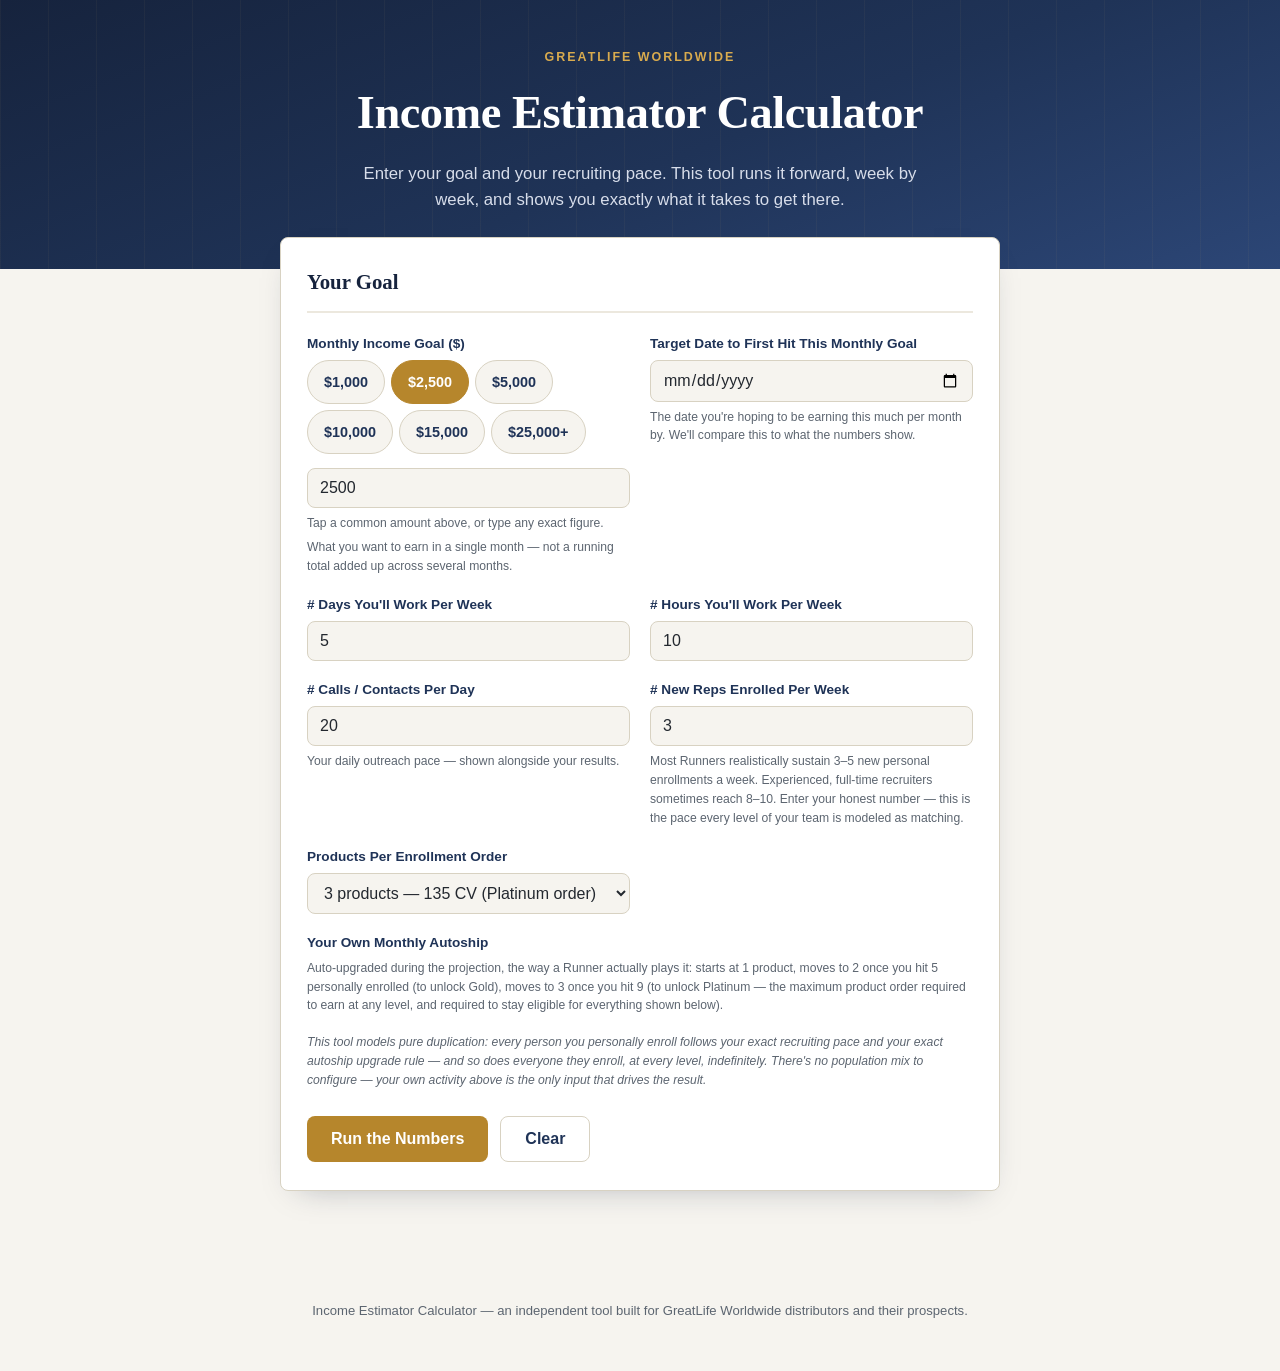
<file: index.html>
<!DOCTYPE html>
<html lang="en">
<head>
<meta charset="UTF-8">
<meta name="viewport" content="width=device-width, initial-scale=1.0">
<title>Income Estimator Calculator | GreatLife Worldwide</title>
<meta name="description" content="See day by day what it takes to hit your GreatLife income goal — built for sponsors and prospects to run together.">
<style>
  :root {
    --navy-900: #16233d;
    --navy-800: #1f3357;
    --navy-700: #2c4676;
    --paper: #f6f4ef;
    --paper-dim: #ece8de;
    --brass: #b6862c;
    --brass-light: #d9ab4e;
    --ink: #23282f;
    --ink-dim: #5c6570;
    --line: #d8d2c2;
    --good: #3a6b4c;
    --good-light: #e7efe9;
    --warn: #a2432b;
    --warn-light: #f6e9e4;
    --radius: 8px;
    --font-display: "Roboto Slab", Georgia, serif;
    --font-body: "Inter", -apple-system, BlinkMacSystemFont, "Segoe UI", sans-serif;
    --font-num: "Roboto Slab", Georgia, serif;
  }

  * { box-sizing: border-box; }

  html, body {
    margin: 0; padding: 0;
    background: var(--paper);
    color: var(--ink);
    font-family: var(--font-body);
    font-size: 16px;
    line-height: 1.55;
  }

  h1, h2, h3 { font-family: var(--font-display); color: var(--navy-900); margin: 0 0 0.4em; font-weight: 700; }

  a { color: var(--navy-700); }

  /* ---- Hero ---- */
  .hero {
    background: linear-gradient(160deg, var(--navy-900) 0%, var(--navy-800) 55%, var(--navy-700) 100%);
    color: var(--paper);
    padding: 48px 24px 56px;
    text-align: center;
    position: relative;
    overflow: hidden;
  }
  .hero::after {
    content: "";
    position: absolute;
    inset: 0;
    background: repeating-linear-gradient(
      90deg, rgba(214,177,109,0.05) 0, rgba(214,177,109,0.05) 1px,
      transparent 1px, transparent 48px
    );
    pointer-events: none;
  }
  .hero .eyebrow {
    font-size: 0.78rem;
    letter-spacing: 0.16em;
    text-transform: uppercase;
    color: var(--brass-light);
    margin-bottom: 10px;
    font-weight: 600;
  }
  .hero h1 {
    color: #fff;
    font-size: clamp(1.9rem, 4.5vw, 2.9rem);
    margin-bottom: 12px;
    letter-spacing: -0.01em;
  }
  .hero p {
    max-width: 560px;
    margin: 0 auto;
    color: #d7ddea;
    font-size: 1.05rem;
  }

  /* ---- Shell ---- */
  .page { max-width: 760px; margin: 0 auto; padding: 0 20px 80px; }

  .card {
    background: #fff;
    border: 1px solid var(--line);
    border-radius: var(--radius);
    padding: 28px 26px;
    margin-top: -32px;
    position: relative;
    z-index: 2;
    box-shadow: 0 12px 32px -18px rgba(22,35,61,0.35);
  }

  .card h2 {
    font-size: 1.3rem;
    border-bottom: 2px solid var(--paper-dim);
    padding-bottom: 12px;
    margin-bottom: 20px;
  }

  .field-grid {
    display: grid;
    grid-template-columns: 1fr 1fr;
    gap: 18px 20px;
  }
  @media (max-width: 560px) { .field-grid { grid-template-columns: 1fr; } }

  .field { display: flex; flex-direction: column; gap: 6px; min-width: 0; }
  .field input, .field select { width: 100%; max-width: 100%; }
  .field.span-2 { grid-column: 1 / -1; }

  .field label {
    font-size: 0.85rem;
    font-weight: 600;
    color: var(--navy-800);
  }
  .field .hint {
    font-size: 0.76rem;
    color: var(--ink-dim);
    font-weight: 400;
  }

  input[type="number"], input[type="date"], select {
    font-family: var(--font-body);
    font-size: 1rem;
    padding: 10px 12px;
    border: 1.5px solid var(--line);
    border-radius: var(--radius);
    background: var(--paper);
    color: var(--ink);
  }
  input:focus, select:focus {
    outline: 3px solid rgba(182,134,44,0.35);
    outline-offset: 1px;
    border-color: var(--brass);
  }

  .btn-row { display: flex; gap: 12px; margin-top: 26px; flex-wrap: wrap; }

  .btn {
    font-family: var(--font-body);
    font-weight: 700;
    font-size: 1rem;
    padding: 13px 24px;
    border-radius: var(--radius);
    border: none;
    cursor: pointer;
  }
  .btn-primary { background: var(--brass); color: #fff; }
  .btn-primary:hover { background: var(--brass-light); }
  .btn-secondary { background: transparent; color: var(--navy-800); border: 1.5px solid var(--line); }
  .btn-secondary:hover { border-color: var(--navy-700); }

  .goal-chip {
    font-family: var(--font-body);
    font-weight: 600;
    font-size: 0.9rem;
    padding: 10px 16px;
    min-height: 44px;
    border-radius: 999px;
    border: 1.5px solid var(--line);
    background: var(--paper);
    color: var(--navy-800);
    cursor: pointer;
  }
  .goal-chip:hover { border-color: var(--brass); }
  .goal-chip.active { background: var(--brass); border-color: var(--brass); color: #fff; }

  /* ---- Results ---- */
  #results { display: none; margin-top: 28px; }
  #results.reached .result-banner { background: var(--good-light); border-color: var(--good); }
  #results.not-reached .result-banner { background: var(--warn-light); border-color: var(--warn); }

  .result-banner {
    border: 1.5px solid var(--line);
    border-radius: var(--radius);
    padding: 22px 24px;
    text-align: center;
    margin-bottom: 20px;
  }
  .result-banner .headline {
    font-family: var(--font-display);
    font-size: 1.5rem;
    color: var(--navy-900);
    margin-bottom: 4px;
  }
  .result-banner .sub { color: var(--ink-dim); font-size: 0.92rem; }

  .stat-grid {
    display: grid;
    grid-template-columns: repeat(3, 1fr);
    gap: 14px;
    margin-bottom: 20px;
  }
  @media (max-width: 560px) { .stat-grid { grid-template-columns: 1fr 1fr; } }

  .stat {
    background: var(--paper);
    border: 1px solid var(--line);
    border-radius: var(--radius);
    padding: 14px 12px;
    text-align: center;
  }
  .stat .num {
    font-family: var(--font-num);
    font-size: 1.5rem;
    font-weight: 700;
    color: var(--navy-900);
    display: block;
  }
  .stat .lbl {
    font-size: 0.72rem;
    text-transform: uppercase;
    letter-spacing: 0.05em;
    color: var(--ink-dim);
  }

  .breakdown { border: 1px solid var(--line); border-radius: var(--radius); overflow: hidden; margin-bottom: 20px; }
  .breakdown-row {
    display: flex; justify-content: space-between; align-items: center;
    padding: 12px 16px; border-bottom: 1px solid var(--line); font-size: 0.95rem;
  }
  .breakdown-row:last-child { border-bottom: none; background: var(--paper-dim); font-weight: 700; }
  .breakdown-row .amt { font-family: var(--font-num); font-weight: 700; color: var(--navy-800); }
  .breakdown-row:last-child .amt { color: var(--navy-900); font-size: 1.05rem; }

  .month-row {
    display: flex; justify-content: space-between; align-items: center; gap: 10px;
    padding: 12px 16px; border-bottom: 1px solid var(--line); font-size: 0.9rem;
  }
  .month-row:last-child { border-bottom: none; }
  .month-row .m-label { font-weight: 700; color: var(--navy-800); min-width: 78px; }
  .month-row .m-detail { color: var(--ink-dim); font-size: 0.85rem; flex: 1; }
  .month-row .m-amt { font-family: var(--font-num); font-weight: 700; text-align: right; }
  .month-row.reached .m-amt { color: var(--good); }
  .month-row.not-reached .m-amt { color: var(--warn); }
  .month-row .m-status {
    font-size: 0.72rem; font-weight: 700; text-transform: uppercase; letter-spacing: 0.04em;
    padding: 3px 8px; border-radius: 999px; white-space: nowrap;
  }
  .month-row.reached .m-status { background: var(--good-light); color: var(--good); }
  .month-row.not-reached .m-status { background: var(--warn-light); color: var(--warn); }

  .adjust-box {
    background: var(--warn-light);
    border: 1px solid var(--warn);
    border-radius: var(--radius);
    padding: 16px 18px;
    font-size: 0.92rem;
    margin-bottom: 20px;
  }
  .adjust-box h3 { font-size: 0.95rem; color: var(--warn); margin-bottom: 8px; }
  .adjust-box ul { margin: 0; padding-left: 20px; }
  .adjust-box li { margin-bottom: 4px; }

  /* Fold-away detail sections (keeps the results short on phones) */
  details.more { margin-top: 10px; }
  details.more > summary {
    cursor: pointer;
    font-weight: 600;
    color: var(--navy-700);
    padding: 10px 0;
    min-height: 44px;
    list-style-position: inside;
  }
  .breakdown details.more { margin: 0; padding: 0 16px; border-bottom: 1px solid var(--line); }
  .breakdown details.more[open] { padding-bottom: 0; }
  .breakdown details.more > .inner { margin: 0 -16px; border-top: 1px solid var(--line); }

  .disclaimer {
    font-size: 0.78rem;
    color: var(--ink-dim);
    border-top: 1px solid var(--line);
    padding-top: 16px;
    margin-top: 8px;
  }

  footer.site {
    text-align: center;
    padding: 30px 20px 50px;
    color: var(--ink-dim);
    font-size: 0.82rem;
  }

  /* ---- Simulation ticker (signature moment) ---- */
  #ticker {
    display: none;
    text-align: center;
    padding: 30px 10px;
  }
  #ticker .day-count {
    font-family: var(--font-num);
    font-size: 2.6rem;
    font-weight: 700;
    color: var(--navy-900);
  }
  #ticker .day-lbl { font-size: 0.85rem; color: var(--ink-dim); text-transform: uppercase; letter-spacing: 0.08em; }
  #ticker .mini-stats { display: flex; justify-content: center; gap: 26px; margin-top: 14px; font-size: 0.88rem; color: var(--ink-dim); }
  #ticker .mini-stats b { color: var(--navy-800); font-family: var(--font-num); }

  @media (prefers-reduced-motion: reduce) {
    #ticker { display: none !important; }
  }

  /* ---- Print ---- */
  @media print {
    .hero::after { display: none; }
    .no-print { display: none !important; }
    body { background: #fff; }
    .card { box-shadow: none; border: none; margin-top: 0; }
    #results { display: block !important; }
    #ticker { display: none !important; }
    #goalForm { display: none !important; }
  }
</style>
</head>
<body>

<div class="hero">
  <div class="eyebrow">GreatLife Worldwide</div>
  <h1>Income Estimator Calculator</h1>
  <p>Enter your goal and your recruiting pace. This tool runs it forward, week by week, and shows you exactly what it takes to get there.</p>
</div>

<div class="page">
  <div class="card no-print">
    <h2>Your Goal</h2>
    <form id="goalForm">
      <div class="field-grid">
        <div class="field">
          <label for="goalDollars">Monthly Income Goal ($)</label>
          <div class="goal-chip-row" id="goalChipRow" style="display:flex; flex-wrap:wrap; gap:6px; margin-bottom:8px;">
          </div>
          <input type="number" id="goalDollars" min="1" step="1" value="2500" required>
          <span class="hint">Tap a common amount above, or type any exact figure.</span>
          <span class="hint">What you want to earn in a single month — not a running total added up across several months.</span>
        </div>
        <div class="field">
          <label for="goalDate">Target Date to First Hit This Monthly Goal</label>
          <input type="date" id="goalDate">
          <span class="hint">The date you're hoping to be earning this much per month by. We'll compare this to what the numbers show.</span>
        </div>
        <div class="field">
          <label for="daysPerWeek"># Days You'll Work Per Week</label>
          <input type="number" id="daysPerWeek" min="1" max="7" step="1" value="5" required>
        </div>
        <div class="field">
          <label for="hoursPerWeek"># Hours You'll Work Per Week</label>
          <input type="number" id="hoursPerWeek" min="0.5" step="0.5" value="10" required>
        </div>
        <div class="field">
          <label for="callsPerDay"># Calls / Contacts Per Day</label>
          <input type="number" id="callsPerDay" min="0" step="1" value="20">
          <span class="hint">Your daily outreach pace — shown alongside your results.</span>
        </div>
        <div class="field">
          <label for="newRepsPerWeek"># New Reps Enrolled Per Week</label>
          <input type="number" id="newRepsPerWeek" min="1" step="1" value="3" required>
          <span class="hint">Most Runners realistically sustain 3–5 new personal enrollments a week. Experienced, full-time recruiters sometimes reach 8–10. Enter your honest number — this is the pace every level of your team is modeled as matching.</span>
        </div>
        <div class="field">
          <label for="productsOnSignup">Products Per Enrollment Order</label>
          <select id="productsOnSignup">
            <option value="1">1 product — 45 CV (Silver order)</option>
            <option value="2">2 products — 90 CV (Gold order)</option>
            <option value="3" selected>3 products — 135 CV (Platinum order)</option>
          </select>
        </div>
        <div class="field span-2">
          <label>Your Own Monthly Autoship</label>
          <span class="hint">Auto-upgraded during the projection, the way a Runner actually plays it: starts at 1 product, moves to 2 once you hit 5 personally enrolled (to unlock Gold), moves to 3 once you hit 9 (to unlock Platinum — the maximum product order required to earn at any level, and required to stay eligible for everything shown below).</span>
        </div>
      </div>

      <div class="field-grid" style="margin-top:18px;">
        <div class="field span-2">
          <div class="hint" style="font-style:italic;">This tool models pure duplication: every person you personally enroll follows your exact recruiting pace and your exact autoship upgrade rule — and so does everyone they enroll, at every level, indefinitely. There's no population mix to configure — your own activity above is the only input that drives the result.</div>
        </div>
      </div>

      <div class="btn-row">
        <button type="submit" class="btn btn-primary" id="runBtn">Run the Numbers</button>
        <button type="button" class="btn btn-secondary" id="clearBtn">Clear</button>
      </div>
    </form>
  </div>

  <div id="ticker" aria-live="polite">
    <div class="day-lbl">Simulating week by week…</div>
    <div class="day-count" id="tickDay">1</div>
    <div class="mini-stats">
      <span>Personal reps: <b id="tickReps">0</b></span>
      <span>Team: <b id="tickTeam">0</b></span>
      <span>Earned: <b id="tickTotal">$0</b></span>
    </div>
  </div>

  <div id="results">
    <div class="result-banner">
      <div class="headline" id="resultHeadline"></div>
      <div class="sub" id="resultSub"></div>
      <details class="more" style="text-align:left;">
        <summary>How this is calculated</summary>
        <div class="sub" id="methodNote" style="font-style:italic;"></div>
      </details>
    </div>

    <div class="stat-grid">
      <div class="stat"><span class="num" id="statReps">0</span><span class="lbl">Personal Reps</span></div>
      <div class="stat"><span class="num" id="statTeam">0</span><span class="lbl">Total Team</span></div>
      <div class="stat"><span class="num" id="statVolume">0</span><span class="lbl">Team Volume (CV)</span></div>
    </div>

    <div class="breakdown" id="yourRankBox" style="margin-top:-8px;">
      <div class="breakdown-row" style="background:var(--paper-dim); font-weight:700;">
        <span>Your Rank &amp; Autoship</span><span></span>
      </div>
      <div class="breakdown-row"><span id="yourRankLine"></span></div>
      <div class="breakdown-row"><span id="requiredAutoshipLine"></span></div>
    </div>

    <div class="breakdown" id="platinumBox" style="display:none; margin-top:-8px;">
      <div class="breakdown-row" style="background:var(--paper-dim); font-weight:700;">
        <span>Leadership Pipeline (Your Downline)</span><span></span>
      </div>
      <div class="breakdown-row"><span>Personally-Enrolled Reps Now Platinum-Qualified</span><span class="amt" id="platinumCount">0</span></div>
      <div class="breakdown-row"><span id="diamondLine"></span></div>
      <div class="breakdown-row"><span id="intlDiamondLine"></span></div>
      <div class="breakdown-row" id="teamworkNoteRow" style="display:none;">
        <span id="teamworkNote" style="font-style:italic;"></span>
      </div>
    </div>

    <div class="breakdown" id="weeklyProgressBox" style="margin-top:-8px;">
      <div class="breakdown-row" style="background:var(--paper-dim); font-weight:700;">
        <span>Week-by-Week Progress — Weekly-Paid Income Only</span><span></span>
      </div>
      <details class="more" id="weeklyDetails">
        <summary>Show each week</summary>
        <div class="inner">
          <div class="breakdown-row" style="font-style:italic; font-size:0.85rem; color:var(--ink-dim);">
            <span>Fast Start Bonus + Weekly Coded Bonus — the only two streams actually paid weekly. Matrix Pay, Monthly Coded Bonus, and Lifestyle Bonus are monthly streams shown separately below.</span>
          </div>
          <div id="weeklyProgressContent"></div>
        </div>
      </details>
    </div>

    <div class="breakdown" id="breakdown"></div>

    <div class="adjust-box no-print" id="adjustBox" style="display:none;">
      <h3>Not there yet within 6 months — what to adjust</h3>
      <ul id="adjustList"></ul>
    </div>

    <div class="btn-row no-print">
      <button type="button" class="btn btn-secondary" id="printBtn">Print / Save Results</button>
    </div>

    <div class="disclaimer">
      <strong>This is a projection tool, not an income guarantee.</strong> Your goal is evaluated as a MONTHLY income figure — at each simulated week, that week's current earning rate (not a running total added up over time) is what's checked against your goal, matching how the compensation plan actually resets and pays out each month. The simulation checks every single week rather than only checking once a month, so it reports the earliest, smallest crossing point rather than a number that's already grown further by the next full month. This projection tries for a result within 3 months, and runs as long as 6 months if needed before stopping. This tool models pure duplication: every person you personally enroll follows your own exact recruiting pace and autoship upgrade rule, and so does everyone they enroll, at every level, indefinitely — there is no manually-configured population mix. Growth compounds weekly rather than daily, with new recruits beginning their own recruiting the week after they join, which keeps the pace realistic rather than compounding within the same week. Because Coded Bonus pays to unlimited depth with no generational cap, results can grow very large the further out a goal is reached — that's a real, accurate feature of the compensation plan's design, not a flaw in this tool. Matrix Pay's own paying volume is capped at 32,765 positions, the real ceiling of the company's 2x14 matrix — your actual Team size and Team Volume are not capped there, since a downline can and does grow beyond the 14 levels Matrix Pay itself pays on. This tool models only your own personal activity and the activity of your personally-enrolled downline — it does not model spillover volume from upline sponsoring efforts anywhere, since company-wide spillover can't be predicted for an individual projection. No income claims or guarantees are made or implied. Please refer to the official GreatLife Compensation Plan for complete details.
    </div>
  </div>
</div>

<footer class="site no-print">
  Income Estimator Calculator — an independent tool built for GreatLife Worldwide distributors and their prospects.
</footer>

<script>
// ============================================================
// Simulation engine — PURE DUPLICATION MODEL
// ============================================================
// Every person the Runner personally enrolls follows the Runner's own
// exact recruiting pace (days/week, reps/week) and own exact autoship
// auto-upgrade rule, and so does everyone THEY enroll, at every depth,
// indefinitely. There are no manually-configured population segments —
// growth, rank, and Coded Bonus leg qualification all emerge from one
// consistent rule applied uniformly across the whole downline.
//
// MATH NOTE: because every individual (Runner or any downline member)
// follows an identical recruiting pattern from their own day of joining,
// team growth is "self-similar" — a subtree that has been growing for d
// days looks statistically identical whether it's the Runner's whole
// organization or one small leg. That lets the engine compute every
// figure (headcount, product volume, eligible-leg volume) using a small
// set of arrays indexed by ELAPSED DAYS rather than simulating each
// person individually, which would be computationally impossible once
// a downline reaches thousands of people.

function isWorkingDay(t, daysPerWeek) { return (t % 7) < daysPerWeek; }

// Runner's own product/autoship level, based on Runner's OWN personal
// (direct) recruit count. Same rule applies to every individual in the
// downline, evaluated against THEIR OWN personal recruit count.
function runnerAutoshipAt(personalCount) {
  if (personalCount >= 9) return 3;
  if (personalCount >= 5) return 2;
  return 1;
}

// Coded Bonus per-product rate, gated by the RUNNER'S OWN rank (own
// personal recruit count). $3 Silver / $6 Gold (stacked) / $9 Platinum
// (stacked) — rates updated Oct 2026 (previously $2/$4/$6). Applies to BOTH
// the Weekly and Monthly Coded Bonus streams. Not yet ranked below 3
// personal recruits.
function codedBonusRate(personalCount) {
  if (personalCount >= 9) return 9;
  if (personalCount >= 5) return 6;
  if (personalCount >= 3) return 3;
  return 0;
}
function codedBonusRankLabel(personalCount) {
  if (personalCount >= 9) return 'Platinum';
  if (personalCount >= 5) return 'Gold';
  if (personalCount >= 3) return 'Silver';
  return null;
}

// Matrix Pay per-product rate, based on the RUNNER'S OWN autoship level.
function matrixRateForLevel(autoshipLevel) {
  if (autoshipLevel >= 3) return 4;
  if (autoshipLevel >= 2) return 2;
  return 1;
}

// Matrix level-access band, gated by BOTH the Runner's own autoship level
// AND the Runner's own count of active (45CV+) personally-sponsored people.
// Levels 1-7: 1-product autoship, no sponsor count required.
// Levels 8-10: 2-product autoship + 2 personally-sponsored active.
// Levels 11-14: 3-product autoship + 5 personally-sponsored active.
const MATRIX_MAX_POSITIONS = 32765; // company-documented 2x14 matrix ceiling
function matrixLevelAccess(autoshipLevel, personalCount) {
  if (autoshipLevel >= 3 && personalCount >= 5) return { levels: 14 };
  if (autoshipLevel >= 2 && personalCount >= 2) return { levels: 10 };
  return { levels: 7 };
}

// Lifestyle Bonus GPV tiers (Group Product Volume, in CV).
const LIFESTYLE_TIERS = [
  { cv: 1000000, bonus: 15000 },
  { cv: 750000, bonus: 10000 },
  { cv: 400000, bonus: 6000 },
  { cv: 200000, bonus: 3000 },
  { cv: 100000, bonus: 1500 },
  { cv: 40000, bonus: 1000 },
  { cv: 20000, bonus: 600 },
  { cv: 10000, bonus: 400 },
  { cv: 5000, bonus: 300 },
  { cv: 2500, bonus: 200 },
];
function lifestyleBonusForGPV(gpv) {
  for (const tier of LIFESTYLE_TIERS) {
    if (gpv >= tier.cv) return tier.bonus;
  }
  return 0;
}

const CV_PER_PRODUCT = 45;

function simulate({
  goalDollars,
  daysPerWeek,
  newRepsPerWeek,
  productsOnSignup,
  softCapMonths = 3,
  hardCapMonths = 6,
}) {
  // Time runs in WEEKS, not days. A new recruit spends their first week
  // getting oriented and starts actively recruiting on their own behalf the
  // FOLLOWING week, at the same weekly pace the Runner entered. Compounding
  // once per week (rather than every working day) keeps the growth curve
  // matching a believable duplication pace instead of a same-week explosion.
  // 1 month = 4 weeks for this simulation.
  const weeksPerMonth = 4;
  const maxT = hardCapMonths * weeksPerMonth; // maxT is now in WEEKS
  const qPerWeek = Math.max(0, newRepsPerWeek);

  // Q[t]: Runner's own CUMULATIVE personal (direct) recruit count — linear,
  // identical function used for every individual's own trajectory, evaluated
  // at their own elapsed active weeks.
  const Q = new Array(maxT + 1).fill(0);
  for (let t = 1; t <= maxT; t++) Q[t] = Q[t - 1] + qPerWeek;

  // G[t]: whole-organization headcount growth factor, Runner counted as the
  // single seed (G[0] = 1). Each week, every person who was already active
  // as of LAST week enrolls qPerWeek new people on average — new members
  // begin recruiting starting the FOLLOWING week. This produces the
  // exponential "duplication" curve at a realistic weekly cadence.
  const G = new Array(maxT + 1).fill(1);
  for (let t = 1; t <= maxT; t++) {
    G[t] = G[t - 1] * (1 + qPerWeek);
  }
  // newAdds[t]: org-wide new members added exactly in week t (any generation)
  const newAdds = new Array(maxT + 1).fill(0);
  for (let t = 1; t <= maxT; t++) newAdds[t] = G[t] - G[t - 1];
  newAdds[0] = 1; // the Runner, as the org's own "week 0" seed

  // ownOrder[d]: current autoship product count for ANY individual who has
  // been active for d days (identical trajectory for everyone, since
  // everyone shares the Runner's exact pace).
  const ownOrder = new Array(maxT + 1).fill(0);
  for (let d = 0; d <= maxT; d++) ownOrder[d] = runnerAutoshipAt(Q[d]);

  // SV[d]: org-wide (or any self-similar subtree's) CURRENT recurring
  // product-order volume, snapshotted at d elapsed days — i.e. everyone in
  // the tree, ordering whatever their own current autoship level is.
  // SV[T] (T = absolute day) IS the whole organization's volume, since the
  // Runner's own tree has been growing since day 0. The same array is reused
  // to get the volume of any individual LEG, since a leg that has been
  // growing for `elapsed` days is statistically identical to the whole org
  // at day `elapsed` — this is the "self-similarity" shortcut.
  const SV = new Array(maxT + 1).fill(0);
  for (let d = 0; d <= maxT; d++) {
    let sum = 0;
    for (let u = 0; u <= d; u++) sum += newAdds[u] * ownOrder[d - u];
    SV[d] = sum;
  }

  // Coded Bonus legs start at the Runner's 3rd personally-enrolled member.
  // eligibleDirect[s]: the portion of the Runner's OWN direct enrollments on
  // day s whose ordinal position is 3rd or beyond (continuous approximation,
  // since reps/week can be fractional across working days).
  const eligibleDirect = new Array(maxT + 1).fill(0);
  for (let s = 1; s <= maxT; s++) {
    const excludedBefore = Math.min(Q[s - 1], 2);
    const excludedAfter = Math.min(Q[s], 2);
    const excludedThisWeek = Math.max(0, excludedAfter - excludedBefore);
    eligibleDirect[s] = Math.max(0, qPerWeek - excludedThisWeek);
  }

  // CodedEligibleVolume[T]: current recurring volume (org-wide autoship
  // reorders) flowing through eligible (3rd+) legs only, snapshotted at day T.
  // CodedEligibleHeadcount[T]: cumulative headcount within eligible legs,
  // snapshotted at day T (used to isolate NEW enrollments within eligible
  // legs for the weekly, enrollment-triggered stream).
  const CodedEligibleVolume = new Array(maxT + 1).fill(0);
  const CodedEligibleHeadcount = new Array(maxT + 1).fill(0);
  for (let T = 0; T <= maxT; T++) {
    let volSum = 0, headSum = 0;
    for (let s = 1; s <= T; s++) {
      if (eligibleDirect[s] === 0) continue;
      volSum += eligibleDirect[s] * SV[T - s];
      headSum += eligibleDirect[s] * G[T - s];
    }
    CodedEligibleVolume[T] = volSum;
    CodedEligibleHeadcount[T] = headSum;
  }

  // Day on which the Runner's OWN personal count first reaches 9 (Platinum) —
  // used to find how many of the Runner's direct legs have themselves
  // reached Platinum on their own (same Q curve, shifted by their join day).
  let platinumElapsedDays = null;
  for (let d = 0; d <= maxT; d++) {
    if (Q[d] >= 9) { platinumElapsedDays = d; break; }
  }

  const months = [];
  const monthSummaries = [];
  let reached = false;
  let reachedMonth = null;
  let reachedWeek = null;
  let monthAccum = 0; // this month's weekly-stream running total ONLY — zeroed at every month boundary, never carries to the next month
  let currentMonthWeeks = [];

  // Week-by-week checking: evaluate EVERY week (not just 4-week month marks),
  // so the earliest crossing point is found rather than only discovering it
  // after a full month has already passed. Fast Start and Weekly Coded Bonus
  // (Sections 1 & 2 — paid weekly) are computed as TRUE single-week amounts:
  // only what happened in week T itself, not a trailing multi-week window.
  // Matrix Pay, Monthly Coded Bonus, and Lifestyle Bonus (Sections 3-5 —
  // paid monthly) remain true point-in-time snapshots AS OF week T, since
  // they're recurring current-state figures, not accumulated flows.
  for (let T = 1; T <= maxT; T++) {
    const personalEnrolled = Q[T];
    const runnerAutoship = runnerAutoshipAt(personalEnrolled);
    const rankLabel = codedBonusRankLabel(personalEnrolled);
    const rate = codedBonusRate(personalEnrolled);

    // Weekly Fast Start Bonus (Section 1): paid on THIS WEEK'S OWN new
    // direct enrollment orders only.
    const newDirectThisWeek = Q[T] - Q[T - 1];
    const weeklyFastStart = 20 * productsOnSignup * newDirectThisWeek;

    // Weekly Coded Bonus (Section 2): paid on THIS WEEK'S OWN new
    // enrollment-order volume appearing within eligible (3rd+) legs.
    const newEligibleHeadThisWeek = CodedEligibleHeadcount[T] - CodedEligibleHeadcount[T - 1];
    const weeklyCodedBonus = rate * productsOnSignup * newEligibleHeadThisWeek;

    const weeklyIncome = weeklyFastStart + weeklyCodedBonus;
    monthAccum += weeklyIncome;

    // Monthly Coded Bonus (Section 4): current recurring reorder volume
    // snapshot, flowing through eligible legs, AS OF this week.
    const monthlyCodedBonus = rate * CodedEligibleVolume[T];

    // Matrix Pay (Section 3): Runner's own rate applied to current org-wide
    // recurring volume snapshot, capped at the real matrix position ceiling.
    const access = matrixLevelAccess(runnerAutoship, personalEnrolled);
    const matrixRate = matrixRateForLevel(runnerAutoship);
    const orgHeadcount = G[T] - 1;
    const cappedVolume = orgHeadcount > MATRIX_MAX_POSITIONS
      ? SV[T] * (MATRIX_MAX_POSITIONS / orgHeadcount)
      : SV[T];
    const matrixPay = matrixRate * cappedVolume;

    // Lifestyle Bonus (Section 5): current GPV snapshot, AS OF this week.
    const teamVolumeCV = SV[T] * CV_PER_PRODUCT;
    const lifestyleQualified = runnerAutoship >= 3 && personalEnrolled >= 9;
    const lifestyleBonus = lifestyleQualified ? lifestyleBonusForGPV(teamVolumeCV) : 0;

    // Estimated Monthly Income AS OF this week = this month's weekly-stream
    // total SO FAR + the monthly-only streams' current run-rate snapshot.
    // This is what's checked against the goal every week, and becomes the
    // final month's ACTUAL total once a natural month-end is reached.
    const monthlyEarned = monthAccum + matrixPay + monthlyCodedBonus + lifestyleBonus;
    const monthlyGoal = goalDollars;
    const weekReached = monthlyEarned >= monthlyGoal;

    const platinumQualifiedPersonals = (platinumElapsedDays !== null && T >= platinumElapsedDays)
      ? Q[T - platinumElapsedDays]
      : 0;

    // Team size itself is NOT capped at 32,765 — that ceiling applies only
    // to Matrix Pay's own 14-level paying structure (see cappedVolume above).
    // A Runner's actual downline (Team size, Team Volume, Coded Bonus) is
    // legitimately unlimited-depth by design.
    const teamMembers = orgHeadcount;
    const monthNum = Math.ceil(T / weeksPerMonth);
    const isNaturalMonthEnd = (T % weeksPerMonth === 0);

    const weekEntry = {
      weekNum: T,
      monthNum,
      personalEnrolled,
      runnerAutoship,
      rank: rankLabel,
      teamMembers,
      teamVolume: teamVolumeCV,
      weeklyFastStart,
      weeklyCodedBonus,
      weeklyIncome,
      weeklyAccumSoFar: monthAccum, // running total of WEEKLY-PAID streams only, within this month
      matrixPay,
      monthlyCodedBonus,
      lifestyleBonus,
      monthlyEarned,
      monthlyGoal,
      reached: weekReached,
      platinumQualifiedPersonals,
      matrixLevels: access.levels,
    };
    months.push(weekEntry);
    currentMonthWeeks.push(weekEntry);

    const stopping = weekReached || T === maxT;

    if (stopping) {
      // Close out this month's summary NOW, whether it ended naturally
      // (4 full weeks) or was cut short by hitting the goal / the hard cap
      // mid-month — in which case it's labeled an ESTIMATE, since the
      // remaining weeks of that month never actually ran.
      monthSummaries.push({
        monthNum,
        weeks: currentMonthWeeks,
        matrixPay,
        monthlyCodedBonus,
        lifestyleBonus,
        weeklyStreamTotal: monthAccum,
        monthTotal: monthlyEarned,
        isEstimate: !isNaturalMonthEnd,
        goalReachedHere: weekReached,
      });
    } else if (isNaturalMonthEnd) {
      // Full 4 weeks completed with goal not yet hit — close out this month
      // as an ACTUAL (non-estimated) total and start the next month at zero.
      monthSummaries.push({
        monthNum,
        weeks: currentMonthWeeks,
        matrixPay,
        monthlyCodedBonus,
        lifestyleBonus,
        weeklyStreamTotal: monthAccum,
        monthTotal: monthlyEarned,
        isEstimate: false,
        goalReachedHere: false,
      });
      monthAccum = 0;
      currentMonthWeeks = [];
    }

    if (weekReached && !reached) {
      reached = true;
      reachedWeek = T;
      reachedMonth = monthNum;
      break;
    }
  }

  return {
    reached,
    reachedMonth,
    reachedWeek,
    months,
    monthSummaries,
    finalMonth: months[months.length - 1] || null,
    finalMonthSummary: monthSummaries[monthSummaries.length - 1] || null,
  };
}


// ============================================================
// UI wiring
// ============================================================
const fmtMoney = (n) => '$' + Math.round(n).toLocaleString();
const fmtNum = (n) => Math.round(n).toLocaleString();

const form = document.getElementById('goalForm');
const resultsEl = document.getElementById('results');
const tickerEl = document.getElementById('ticker');
const prefersReducedMotion = (typeof window.matchMedia === 'function')
  ? window.matchMedia('(prefers-reduced-motion: reduce)').matches
  : false;

let activeTickerInterval = null;

const goalInput = document.getElementById('goalDollars');
const goalPresets = [1000, 2500, 5000, 10000, 15000, 25000];
const goalChipRow = document.getElementById('goalChipRow');
goalPresets.forEach((amt) => {
  const chip = document.createElement('button');
  chip.type = 'button';
  chip.className = 'goal-chip';
  chip.textContent = amt >= 25000 ? '$25,000+' : ('$' + amt.toLocaleString());
  chip.addEventListener('click', () => {
    goalInput.value = amt;
    syncGoalChips();
  });
  goalChipRow.appendChild(chip);
});
function syncGoalChips() {
  const current = parseFloat(goalInput.value);
  goalChipRow.querySelectorAll('.goal-chip').forEach((chip, i) => {
    chip.classList.toggle('active', current === goalPresets[i]);
  });
}
goalInput.addEventListener('input', syncGoalChips);
syncGoalChips();

document.getElementById('clearBtn').addEventListener('click', () => {
  if (activeTickerInterval) {
    clearInterval(activeTickerInterval);
    activeTickerInterval = null;
  }
  tickerEl.style.display = 'none';

  form.querySelectorAll('input[type="number"], input[type="date"]').forEach((el) => { el.value = ''; });
  form.querySelectorAll('select').forEach((el) => { el.selectedIndex = 0; });
  syncGoalChips();

  resultsEl.style.display = 'none';
  resultsEl.classList.remove('reached', 'not-reached');
  document.getElementById('resultHeadline').textContent = '';
  document.getElementById('resultSub').textContent = '';
  document.getElementById('statReps').textContent = '0';
  document.getElementById('statTeam').textContent = '0';
  document.getElementById('statVolume').textContent = '0';
  document.getElementById('breakdown').innerHTML = '';
  document.getElementById('platinumBox').style.display = 'none';
  document.getElementById('yourRankLine').textContent = '';
  document.getElementById('requiredAutoshipLine').textContent = '';
  document.getElementById('adjustBox').style.display = 'none';

  document.getElementById('goalDollars').focus();
});

// Printed copies always include every folded-away section.
let detailsOpenBeforePrint = [];
window.addEventListener('beforeprint', () => {
  detailsOpenBeforePrint = [...document.querySelectorAll('details.more')].map((d) => d.open);
  document.querySelectorAll('details.more').forEach((d) => { d.open = true; });
});
window.addEventListener('afterprint', () => {
  document.querySelectorAll('details.more').forEach((d, i) => { d.open = !!detailsOpenBeforePrint[i]; });
});

document.getElementById('printBtn').addEventListener('click', () => {
  if (resultsEl.style.display === 'none' || !document.getElementById('resultHeadline').textContent) {
    alert('Run the numbers first, then print — there are no results yet to print.');
    return;
  }
  window.print();
});

form.addEventListener('submit', function (e) {
  e.preventDefault();

  const goalDollars = parseFloat(document.getElementById('goalDollars').value) || 0;
  const goalDateVal = document.getElementById('goalDate').value;
  const daysPerWeek = parseInt(document.getElementById('daysPerWeek').value) || 1;
  const hoursPerWeek = parseFloat(document.getElementById('hoursPerWeek').value) || 0;
  const callsPerDay = parseInt(document.getElementById('callsPerDay').value) || 0;
  const newRepsPerWeek = Math.max(1, parseFloat(document.getElementById('newRepsPerWeek').value) || 1);
  const productsOnSignup = parseInt(document.getElementById('productsOnSignup').value);

  const result = simulate({ goalDollars, daysPerWeek, newRepsPerWeek, productsOnSignup, softCapMonths: 3, hardCapMonths: 6 });

  const entryDate = new Date();
  const weekDate = (weekNum) => new Date(entryDate.getTime() + weekNum * 7 * 86400000);

  const renderResults = () => {
    resultsEl.style.display = 'block';
    resultsEl.classList.remove('reached', 'not-reached');
    resultsEl.classList.add(result.reached ? 'reached' : 'not-reached');

    const headlineEl = document.getElementById('resultHeadline');
    const subEl = document.getElementById('resultSub');
    const adjustBox = document.getElementById('adjustBox');
    const adjustList = document.getElementById('adjustList');
    adjustBox.style.display = 'none';

    const finalWeek = result.finalMonth;
    const finalSummary = result.finalMonthSummary;
    const hitDate = result.reached ? weekDate(result.reachedWeek) : null;

    if (result.reached) {
      headlineEl.textContent = `Monthly goal reached — Week ${result.reachedWeek} (Month ${result.reachedMonth})`;
      const totalPhrase = finalSummary.isEstimate ? 'your estimated monthly income at that point reached' : 'your Month End income reached';
      let sub = `By ${hitDate.toLocaleDateString(undefined, { year: 'numeric', month: 'long', day: 'numeric' })}, ${totalPhrase} ${fmtMoney(finalSummary.monthTotal)}/month against a ${fmtMoney(goalDollars)}/month goal.`;
      if (goalDateVal) {
        const targetDate = new Date(goalDateVal + 'T00:00:00');
        const diffDays = Math.round((targetDate - hitDate) / 86400000);
        if (diffDays > 0) sub += ` That's ${diffDays} day${diffDays === 1 ? '' : 's'} ahead of your target date.`;
        else if (diffDays < 0) sub += ` That's ${Math.abs(diffDays)} day${Math.abs(diffDays) === 1 ? '' : 's'} past your target date — consider more hours/days per week or a faster recruiting pace to close the gap.`;
        else sub += ` That's right on your target date.`;
      }
      if (result.reachedMonth > 3) {
        sub += ` This reflects GreatLife's Coded Bonus paying to unlimited depth — the further out a goal is reached, the larger the compounding effect becomes.`;
      }
      subEl.textContent = sub;
    } else {
      headlineEl.textContent = `Monthly goal not reached within 6 months`;
      subEl.textContent = `At this pace, the 6-month mark closed at ${fmtMoney(finalSummary.monthTotal)}/month against a ${fmtMoney(goalDollars)}/month goal. See adjustments below.`;
      adjustBox.style.display = 'block';
      adjustList.innerHTML = `
        <li>Increase # new reps enrolled per week</li>
        <li>Increase # days worked per week or # hours worked per week</li>
        <li>Increase products per enrollment order (Gold or Platinum builds Coded Bonus and Matrix rate faster)</li>
        <li>Extend the target date for this goal</li>
        <li>Lower the goal amount as a starting target, then re-run for a stretch goal once it's hit</li>
      `;
    }

    document.getElementById('statReps').textContent = fmtNum(finalWeek.personalEnrolled);
    document.getElementById('statTeam').textContent = fmtNum(finalWeek.teamMembers);
    document.getElementById('statVolume').textContent = fmtNum(finalWeek.teamVolume);

    const methodNote = document.getElementById('methodNote');
    methodNote.style.display = 'block';
    methodNote.textContent = `Modeled as pure duplication: every person you personally enroll follows your own exact recruiting pace and autoship upgrade rule, and so does everyone they enroll, at every level. The Week-by-Week Progress table shows only Fast Start and Weekly Coded Bonus — the two streams actually paid weekly. Matrix Pay, Monthly Coded Bonus, and Lifestyle Bonus are monthly-only streams and appear separately in the Monthly Income Breakdown below, not blended into the weekly rows. Nothing carries over between months — each stream starts fresh at zero at the start of every month.`;

    const yourRankLine = document.getElementById('yourRankLine');
    if (finalWeek.rank) {
      yourRankLine.textContent = `${finalWeek.rank} — ${fmtNum(finalWeek.personalEnrolled)} personally enrolled (pays through Matrix level ${finalWeek.matrixLevels})`;
    } else {
      yourRankLine.textContent = `Not yet rank-qualified — Silver needs 3+ personally enrolled.`;
    }

    const requiredAutoshipLine = document.getElementById('requiredAutoshipLine');
    const autoshipWord = finalWeek.runnerAutoship === 1 ? 'product' : 'products';
    requiredAutoshipLine.innerHTML = `<strong>Your Required Autoship at Goal:</strong> ${finalWeek.runnerAutoship} ${autoshipWord}/month — to qualify for this income, you must remain on this autoship level every month. Missing a month's autoship order means missing that month's commissions.`;

    const bd = document.getElementById('breakdown');
    bd.innerHTML = result.monthSummaries.map((ms) => {
      const monthFastStartTotal = ms.weeks.reduce((s, w) => s + w.weeklyFastStart, 0);
      const monthWeeklyCodedTotal = ms.weeks.reduce((s, w) => s + w.weeklyCodedBonus, 0);
      const totalLabel = ms.isEstimate ? `Estimated Monthly Income — Month ${ms.monthNum}` : `Total Earned — Month ${ms.monthNum}`;
      const goalTag = ms.goalReachedHere ? ' — GOAL REACHED' : '';
      return `
        <div class="breakdown-row" style="background:var(--paper-dim); font-weight:700;"><span>Month ${ms.monthNum} Earnings Breakdown</span><span></span></div>
        <div class="breakdown-row"><span>Fast Start Bonus — Month ${ms.monthNum}</span><span class="amt">${fmtMoney(monthFastStartTotal)}</span></div>
        <div class="breakdown-row"><span>Weekly Coded Bonus — Month ${ms.monthNum}</span><span class="amt">${fmtMoney(monthWeeklyCodedTotal)}</span></div>
        <div class="breakdown-row"><span>Monthly Coded Bonus — Month ${ms.monthNum}</span><span class="amt">${fmtMoney(ms.monthlyCodedBonus)}</span></div>
        <div class="breakdown-row"><span>Matrix Pay — Month ${ms.monthNum}</span><span class="amt">${fmtMoney(ms.matrixPay)}</span></div>
        <div class="breakdown-row"><span>Lifestyle Bonus — Month ${ms.monthNum}</span><span class="amt">${fmtMoney(ms.lifestyleBonus)}</span></div>
        <div class="breakdown-row" style="font-weight:700; border-top:2px solid var(--ink);"><span>${totalLabel}${goalTag}</span><span class="amt">${fmtMoney(ms.monthTotal)}</span></div>
      `;
    }).join('');

    const platinumBox = document.getElementById('platinumBox');
    const pCount = finalWeek.platinumQualifiedPersonals;
    platinumBox.style.display = pCount > 0 ? 'block' : 'none';
    if (pCount > 0) {
      document.getElementById('platinumCount').textContent = fmtNum(pCount);

      const diamondLine = document.getElementById('diamondLine');
      if (pCount >= 12) {
        diamondLine.textContent = `Diamond qualified — ${fmtNum(pCount)} of 12 personally-enrolled Platinums`;
      } else {
        diamondLine.textContent = `${fmtNum(pCount)} of 12 personally-enrolled Platinums needed for Diamond`;
      }

      const intlLine = document.getElementById('intlDiamondLine');
      if (pCount >= 20) {
        intlLine.textContent = `International Diamond qualified — ${fmtNum(pCount)} of 20 personally-enrolled Platinums`;
      } else {
        intlLine.textContent = `${fmtNum(pCount)} of 20 personally-enrolled Platinums needed for International Diamond`;
      }

      // Reminder note: only shown while short of the NEXT unmet mark (Diamond
      // first, then Intl Diamond) — this count moves only by going in-depth
      // with your own personally-enrolled reps to help them each reach
      // Platinum themselves, not by growing total team/matrix size.
      const noteRow = document.getElementById('teamworkNoteRow');
      const noteEl = document.getElementById('teamworkNote');
      if (pCount < 12) {
        const needed = 12 - pCount;
        noteEl.textContent = `Note: You need to work with your personal team to help ${fmtNum(needed)} more of your personally-enrolled reps reach Platinum to hit Diamond. A reminder — Team Work Makes the Dream Work!`;
        noteRow.style.display = 'block';
      } else if (pCount < 20) {
        const needed = 20 - pCount;
        noteEl.textContent = `Note: You need to work with your personal team to help ${fmtNum(needed)} more of your personally-enrolled reps reach Platinum to hit International Diamond. A reminder — Team Work Makes the Dream Work!`;
        noteRow.style.display = 'block';
      } else {
        noteRow.style.display = 'none';
      }
    }

    // Week-by-Week Progress — flat list spanning every week from Week 1
    // through the goal-reached week (or the 6-month close), matching the
    // Guide's format: one row per week, with a Month divider header AND an
    // explicit Month Total summary row at the close of EVERY month (not
    // just the final one), so each month's own total is always visible.
    const progressContent = document.getElementById('weeklyProgressContent');
    progressContent.innerHTML = result.monthSummaries.map((ms) => {
      const weekRows = ms.weeks.map((wk) => {
        const d = weekDate(wk.weekNum);
        const dateStr = d.toLocaleDateString(undefined, { year: 'numeric', month: 'short', day: 'numeric' });
        const rankStr = wk.rank || '—';
        return `
          <div class="month-row">
            <span class="m-label">Wk ${wk.weekNum}</span>
            <span class="m-detail">${dateStr} — ${rankStr}, ${fmtNum(wk.personalEnrolled)} personal enrolled, team ${fmtNum(wk.teamMembers)} &middot; Fast Start ${fmtMoney(wk.weeklyFastStart)} + Weekly Coded ${fmtMoney(wk.weeklyCodedBonus)}</span>
            <span class="m-amt">${fmtMoney(wk.weeklyIncome)}</span>
          </div>
        `;
      }).join('');

      const subtotalLabel = `Month ${ms.monthNum} Weekly-Stream Subtotal (Fast Start + Weekly Coded Bonus)`;

      return `
        <div class="breakdown-row" style="background:var(--paper-dim); font-weight:700;">
          <span>Month ${ms.monthNum}</span><span></span>
        </div>
        ${weekRows}
        <div class="breakdown-row" style="font-weight:700; border-top:1px solid var(--ink);">
          <span>${subtotalLabel}</span><span class="amt">${fmtMoney(ms.weeklyStreamTotal)}</span>
        </div>
      `;
    }).join('');

    if (typeof resultsEl.scrollIntoView === 'function') {
      resultsEl.scrollIntoView({ behavior: prefersReducedMotion ? 'auto' : 'smooth', block: 'start' });
    }
  };

  if (prefersReducedMotion || result.months.length < 2) {
    tickerEl.style.display = 'none';
    renderResults();
    return;
  }

  // Signature moment: quick week-by-week tick-up before revealing final numbers
  tickerEl.style.display = 'block';
  resultsEl.style.display = 'none';
  const steps = result.months;
  let i = 0;
  const tickDay = document.getElementById('tickDay');
  const tickReps = document.getElementById('tickReps');
  const tickTeam = document.getElementById('tickTeam');
  const tickTotal = document.getElementById('tickTotal');

  activeTickerInterval = setInterval(() => {
    if (i >= steps.length) {
      clearInterval(activeTickerInterval);
      activeTickerInterval = null;
      tickerEl.style.display = 'none';
      renderResults();
      return;
    }
    const s = steps[i];
    tickDay.textContent = 'Week ' + s.weekNum;
    tickReps.textContent = fmtNum(s.personalEnrolled);
    tickTeam.textContent = fmtNum(s.teamMembers);
    tickTotal.textContent = fmtMoney(s.monthlyEarned);
    i++;
  }, 220);
});

</script>

</body>
</html>
</file>
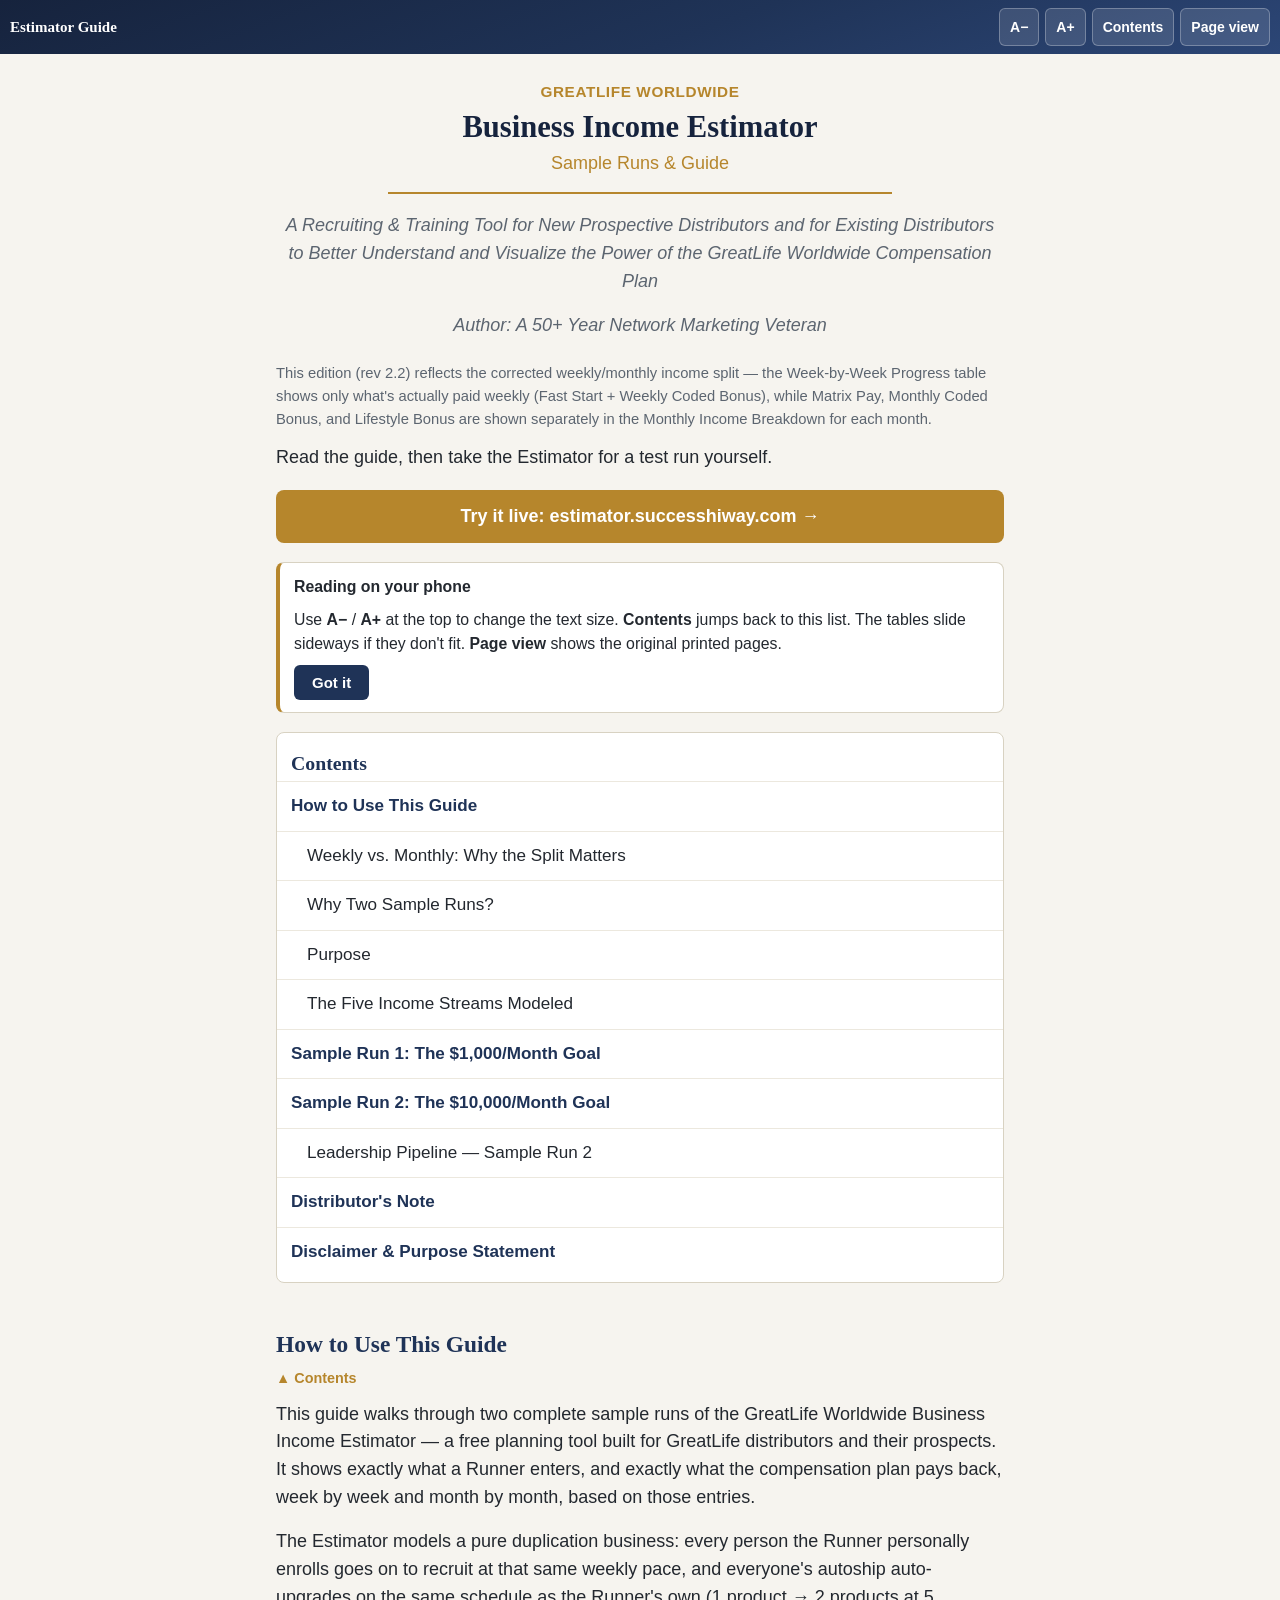
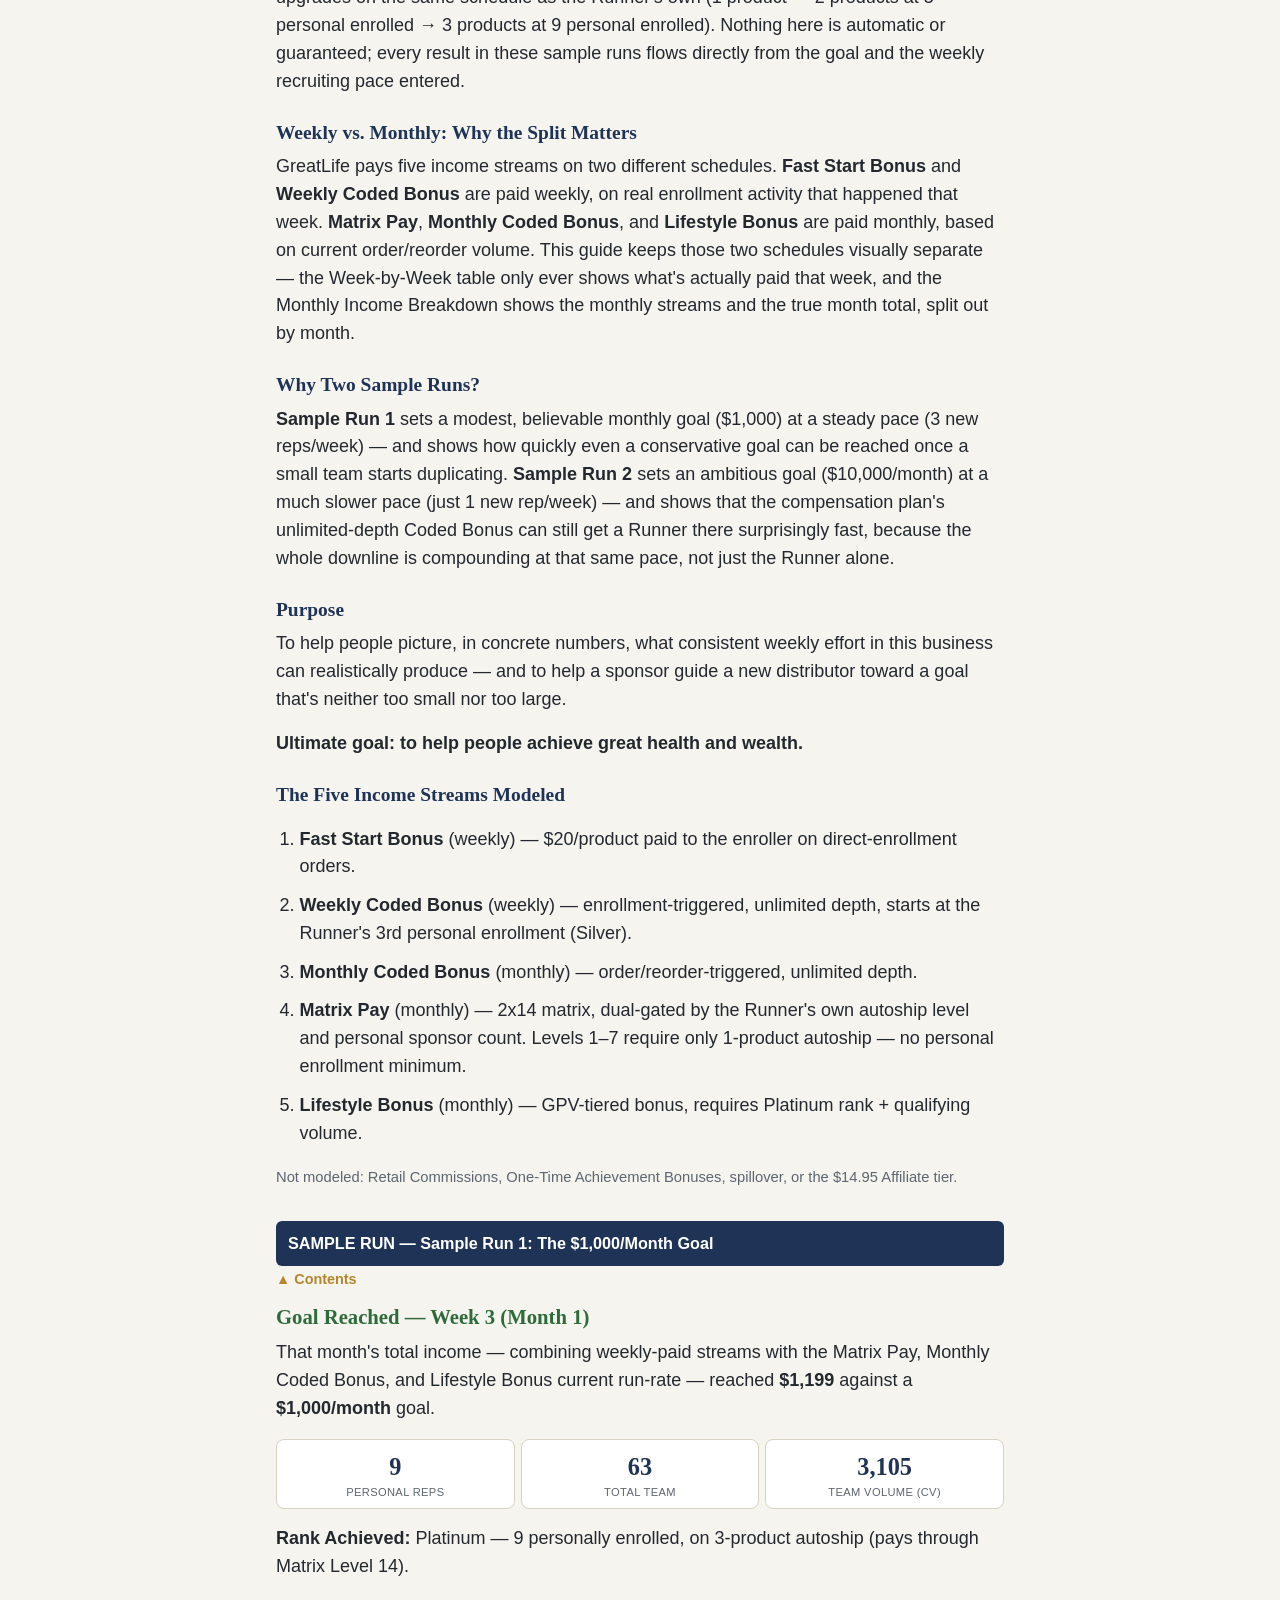
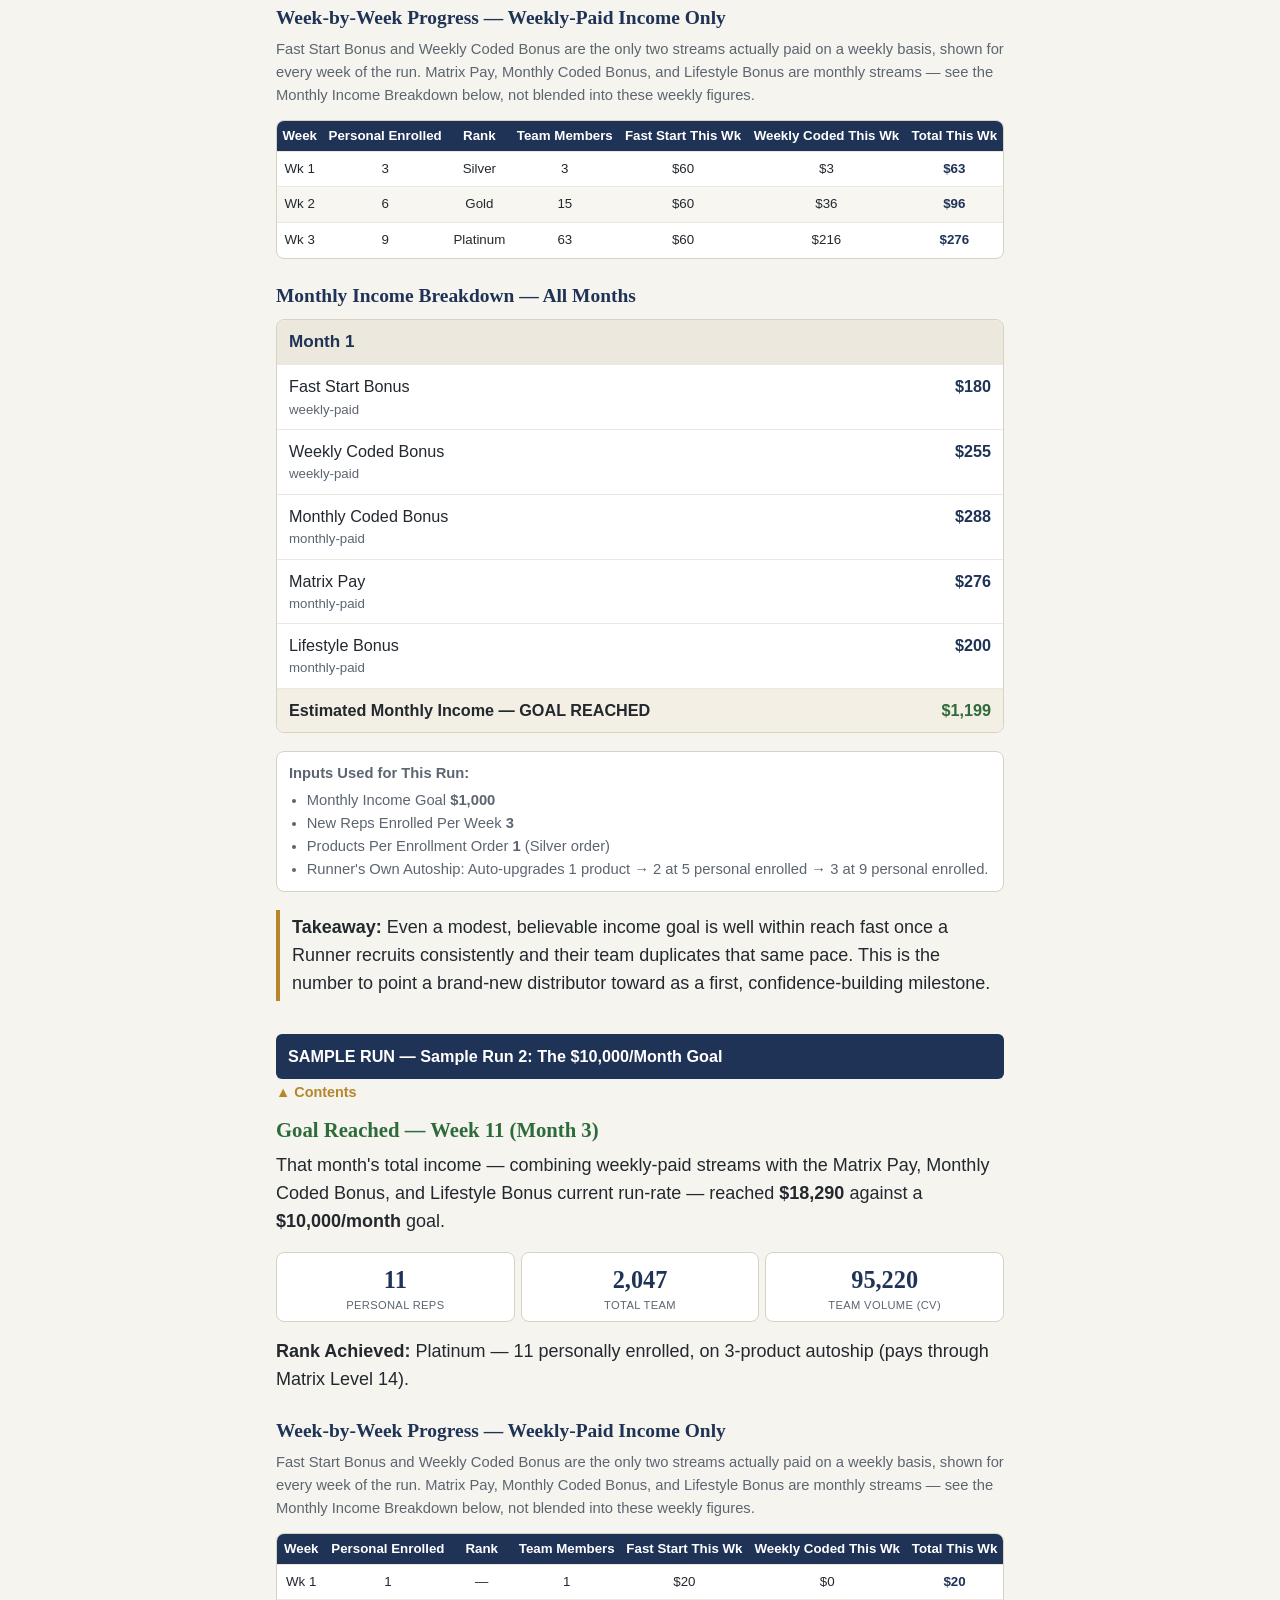
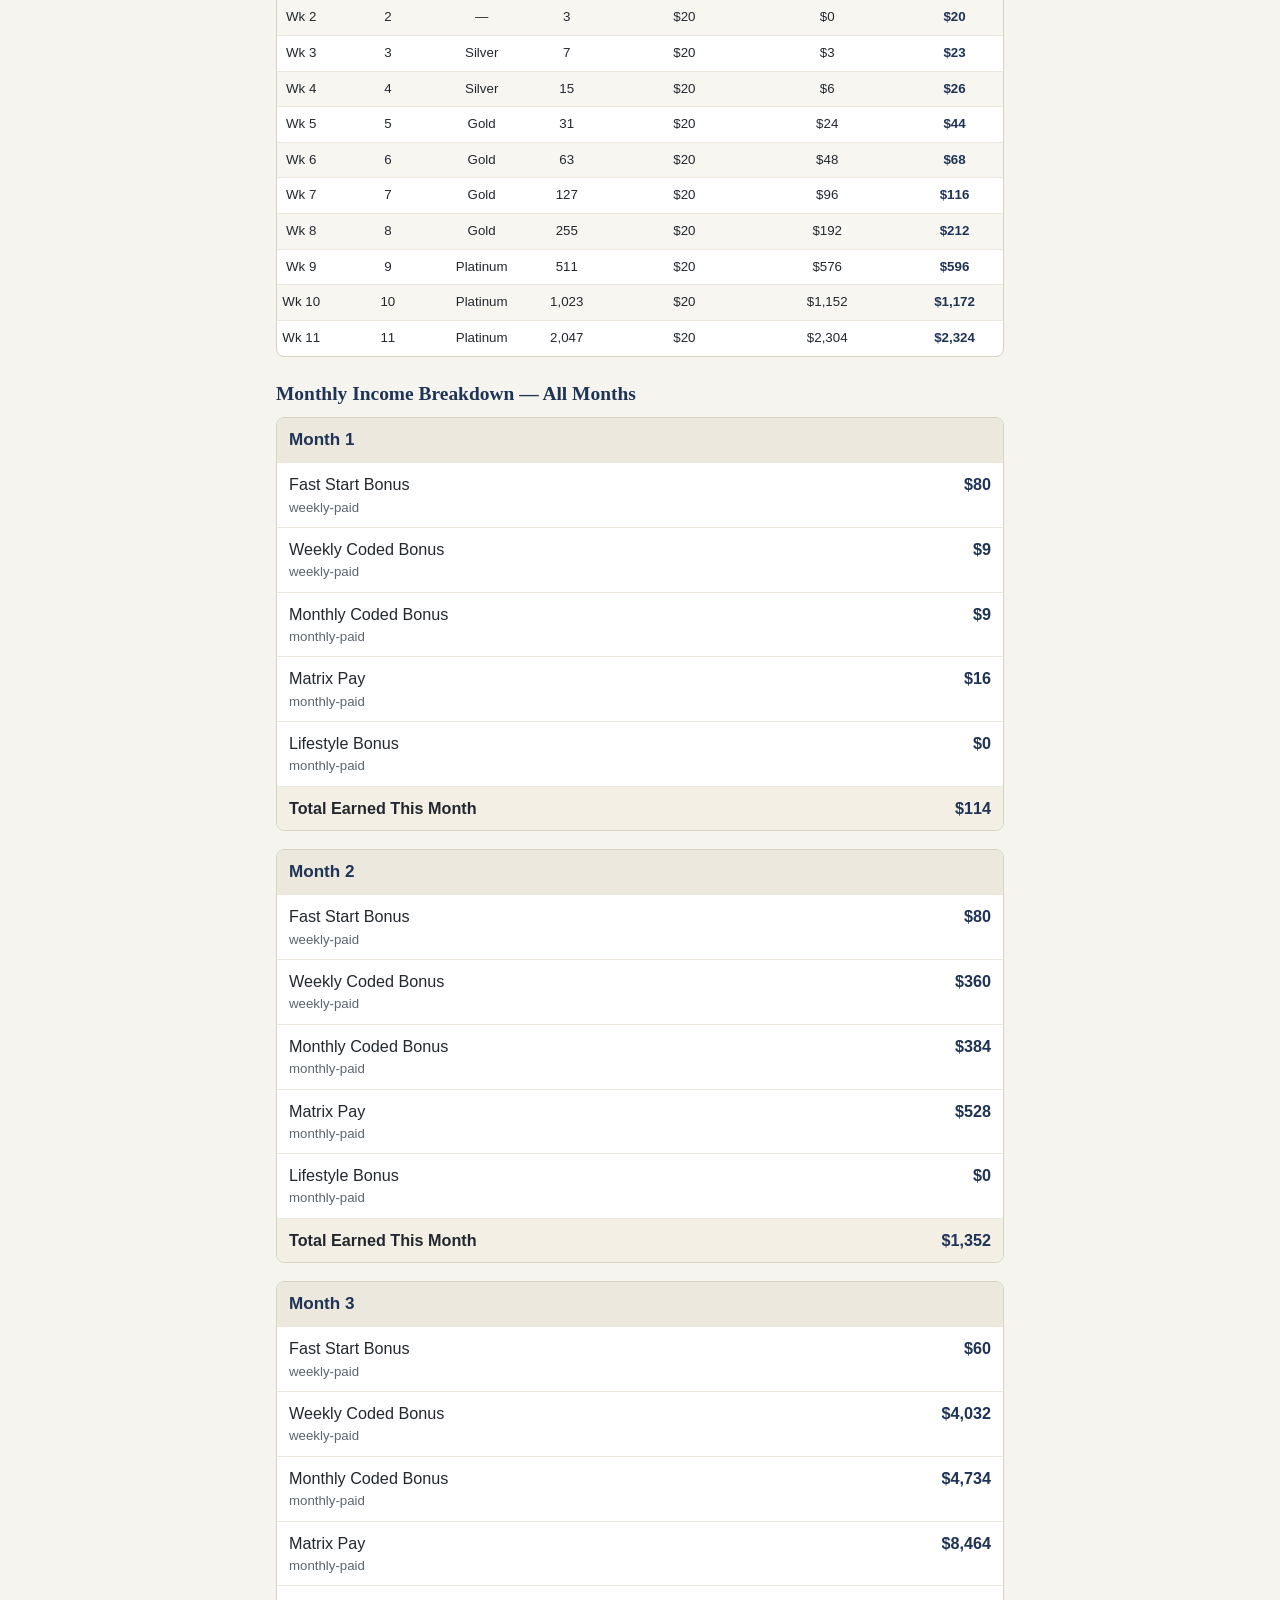
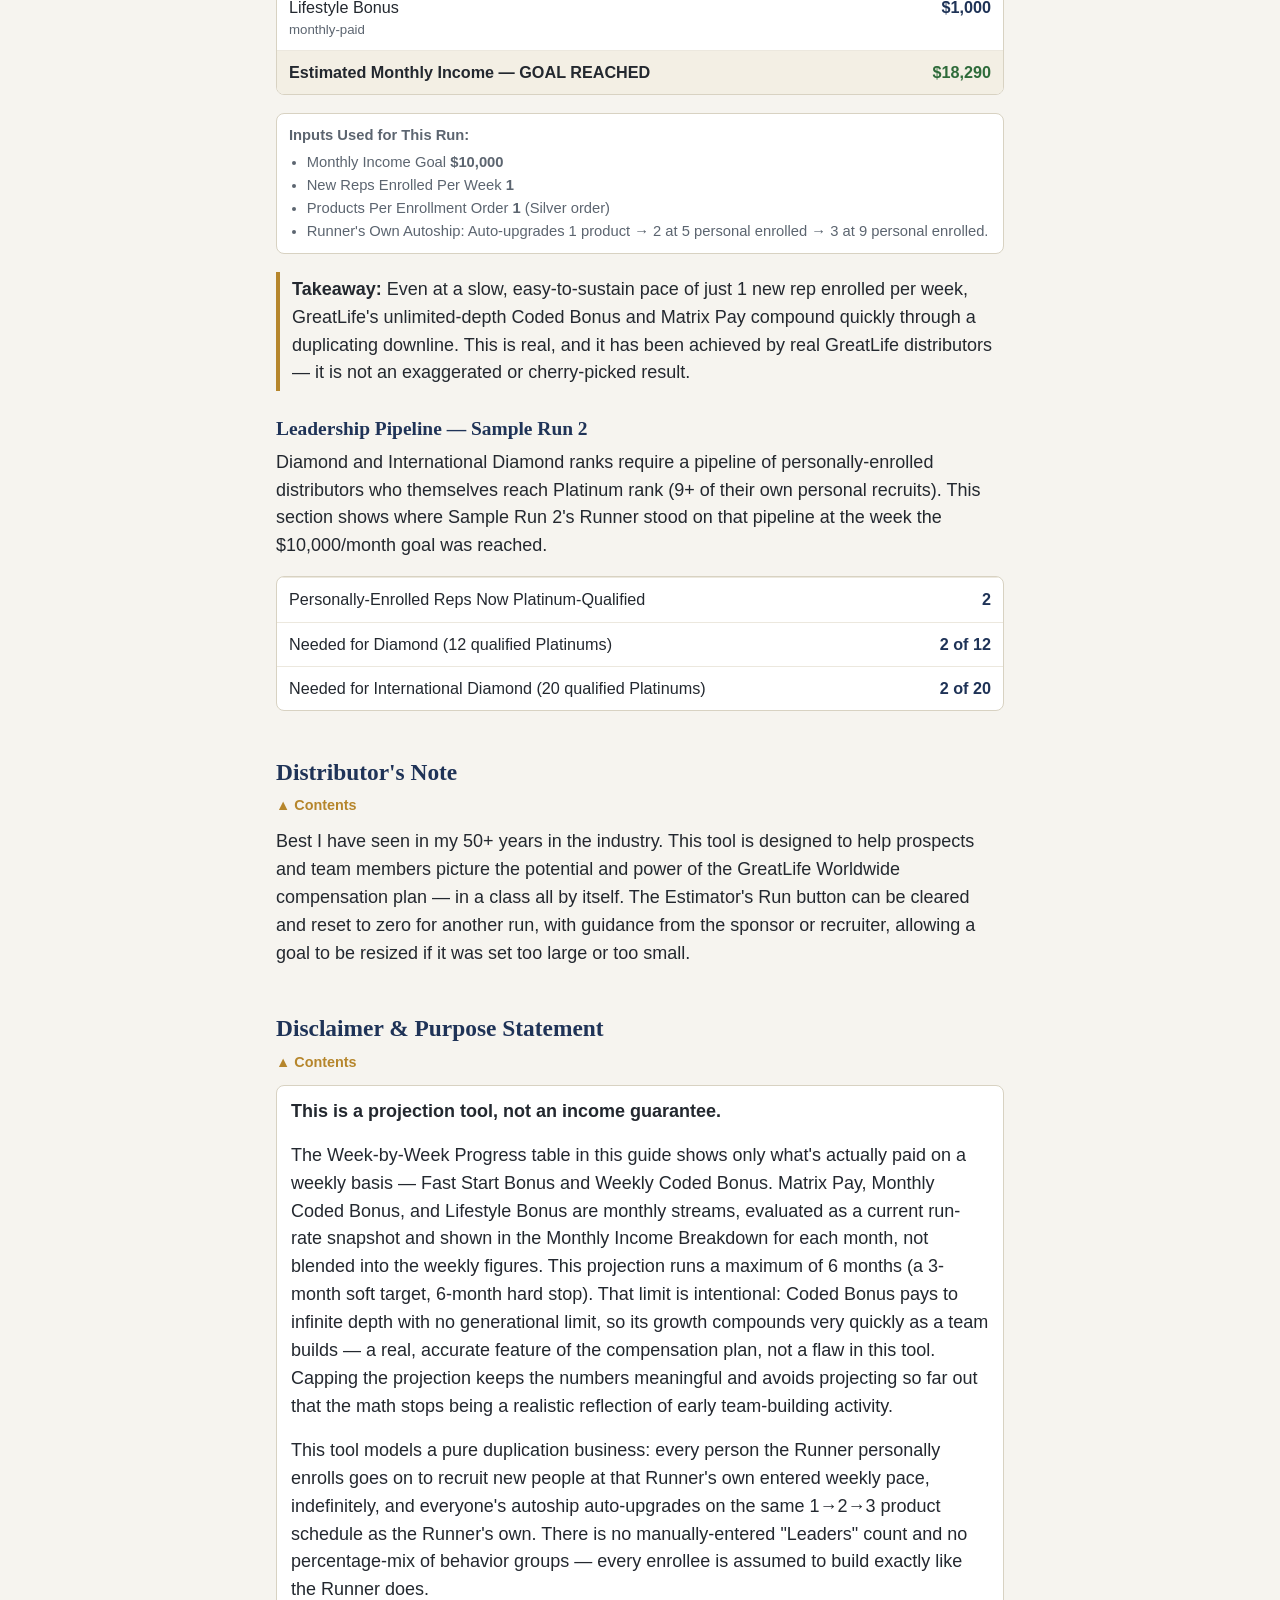
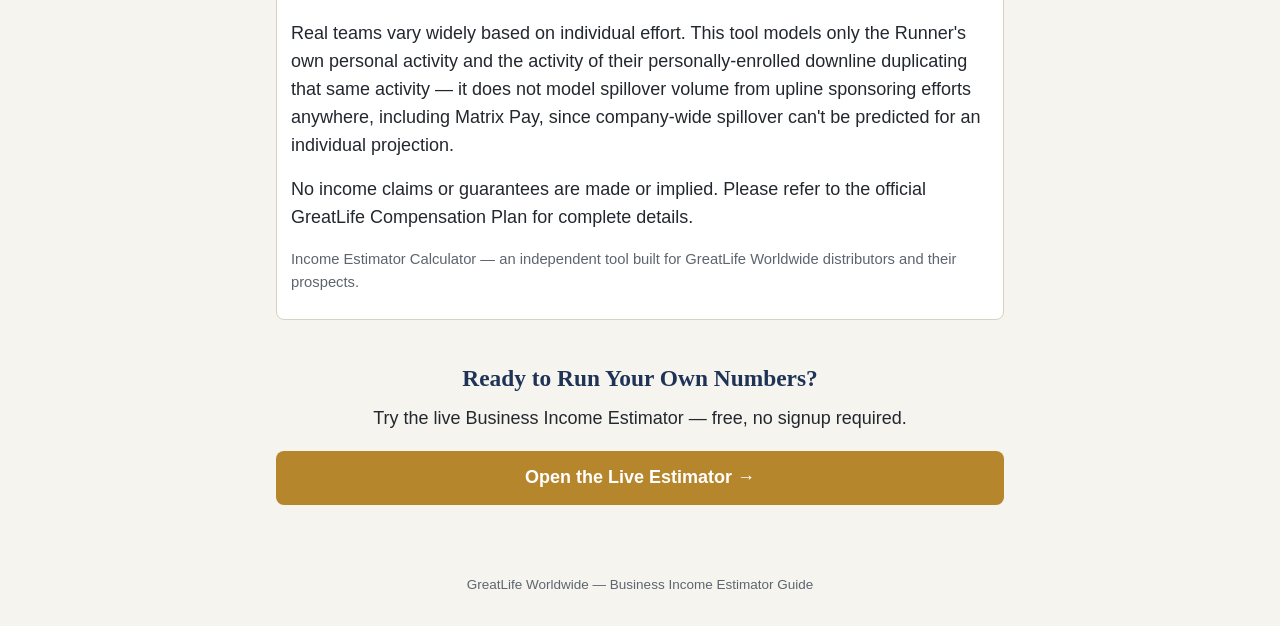
<file: guide-reader.html>
<!DOCTYPE html>
<html lang="en">
<head>
<meta charset="UTF-8" />
<meta name="viewport" content="width=device-width, initial-scale=1.0" />
<title>Business Income Estimator Guide — GreatLife Worldwide</title>
<!--
  Phone reading version of Business_Income_Estimator_Guide.pdf (rev 2.2).
  Phones are sent here from guide.html; "Page view" goes back to the PDF (guide.html?view=pages).
  MAINTENANCE: there is no Word source for the guide. If the PDF's text or Example Run
  numbers change, make the same changes here so both versions match.
-->
<style>
  :root {
    --navy-900: #16233d;
    --navy-800: #1f3357;
    --navy-700: #2c4676;
    --paper: #f6f4ef;
    --paper-dim: #ece8de;
    --brass: #b6862c;
    --brass-light: #d9ab4e;
    --green: #2e6b3a;
    --ink: #23282f;
    --ink-dim: #5c6570;
    --line: #d8d2c2;
    --font-display: "Roboto Slab", Georgia, serif;
    --font-body: "Inter", -apple-system, BlinkMacSystemFont, "Segoe UI", sans-serif;
    --fs: 18px;
  }
  * { box-sizing: border-box; }
  html { -webkit-text-size-adjust: 100%; text-size-adjust: 100%; }
  html, body {
    margin: 0; padding: 0;
    background: var(--paper);
    color: var(--ink);
    font-family: var(--font-body);
    overflow-x: hidden;
  }
  body { font-size: var(--fs); line-height: 1.55; }

  /* Fixed top bar */
  .bar {
    position: fixed; top: 0; left: 0; right: 0; z-index: 20;
    display: flex; align-items: center; gap: 6px;
    padding: 8px 10px;
    background: linear-gradient(160deg, var(--navy-900) 0%, var(--navy-800) 55%, var(--navy-700) 100%);
    color: #fff;
    font-size: 15px; line-height: 1.2;
  }
  .bar .title {
    flex: 1; min-width: 0;
    font-family: var(--font-display); font-weight: 700; font-size: 15px;
    white-space: nowrap; overflow: hidden; text-overflow: ellipsis;
  }
  .bar button, .bar a {
    flex: none;
    font: 600 14px/1 var(--font-body);
    color: #fff; background: rgba(255,255,255,0.12);
    border: 1px solid rgba(255,255,255,0.28);
    border-radius: 6px;
    padding: 9px 10px; min-height: 38px;
    text-decoration: none; cursor: pointer;
    display: inline-flex; align-items: center;
  }
  .bar .gold { background: var(--brass); border-color: var(--brass); }
  main { padding: 66px 16px 40px; max-width: 760px; margin: 0 auto; }

  h1, h2, h3 { font-family: var(--font-display); color: var(--navy-800); line-height: 1.25; }
  h2 {
    font-size: 1.3em; margin: 1.8em 0 0.5em; padding-top: 0.2em;
    scroll-margin-top: 62px;
  }
  h3 { font-size: 1.08em; margin: 1.3em 0 0.4em; scroll-margin-top: 62px; }
  p { margin: 0 0 0.9em; }
  a { color: var(--navy-700); }
  .up { display: block; font-size: 0.8em; margin: -0.3em 0 0.8em; }
  .up a { color: var(--brass); text-decoration: none; font-weight: 600; }

  /* Cover */
  .cover { text-align: center; padding: 14px 4px 6px; }
  .cover .kicker { color: var(--brass); letter-spacing: 0.04em; font-weight: 600; font-size: 0.85em; }
  .cover h1 { font-size: 1.7em; margin: 0.15em 0 0.1em; color: var(--navy-900); }
  .cover .sub { color: var(--brass); font-size: 1em; margin-bottom: 0.8em; }
  .cover .rule { height: 2px; width: 70%; margin: 0 auto 1em; background: var(--brass); }
  .cover em { color: var(--ink-dim); display: block; margin-bottom: 0.9em; }
  .try {
    display: block; text-align: center; margin: 1em 0;
    background: var(--brass); color: #fff; text-decoration: none; font-weight: 600;
    padding: 13px 16px; border-radius: 8px;
  }

  /* Tip box + contents */
  .tip {
    background: #fff; border: 1px solid var(--line); border-left: 4px solid var(--brass);
    border-radius: 8px; padding: 12px 14px; margin: 1.2em 0; font-size: 0.88em;
  }
  .tip p { margin: 0 0 0.5em; }
  .tip button {
    font: 600 15px var(--font-body); background: var(--navy-800); color: #fff;
    border: 0; border-radius: 6px; padding: 9px 18px; cursor: pointer;
  }
  nav.toc {
    background: #fff; border: 1px solid var(--line); border-radius: 8px;
    padding: 6px 0; margin: 1em 0 0.5em;
  }
  nav.toc h2 { margin: 0.4em 14px 0.3em; font-size: 1.1em; }
  nav.toc a {
    display: block; padding: 11px 14px; border-top: 1px solid var(--paper-dim);
    text-decoration: none; color: var(--navy-800); font-weight: 600; font-size: 0.95em;
  }
  nav.toc a.sub { padding-left: 30px; font-weight: 400; color: var(--ink); }

  ol.streams { padding-left: 1.3em; }
  ol.streams li { margin-bottom: 0.6em; }

  /* Sample run */
  .banner {
    background: var(--navy-800); color: #fff; font-weight: 700;
    border-radius: 6px; padding: 10px 12px; font-size: 0.9em;
    margin: 2em 0 0.4em; scroll-margin-top: 62px;
    font-family: var(--font-body);
  }
  .reached { color: var(--green); font-size: 1.15em; margin-top: 0.7em; }
  .stats { display: grid; grid-template-columns: repeat(3, 1fr); gap: 6px; margin: 0.9em 0; }
  .stat { background: #fff; border: 1px solid var(--line); border-radius: 8px; padding: 8px 4px; text-align: center; }
  .stat b { display: block; font-size: 1.35em; color: var(--navy-800); font-family: var(--font-display); }
  .stat span { display: block; font-size: 0.62em; color: var(--ink-dim); letter-spacing: 0.03em; line-height: 1.25; }
  .note { font-size: 0.82em; color: var(--ink-dim); }

  .tablebox { overflow-x: auto; -webkit-overflow-scrolling: touch; margin: 0.6em 0 1em;
    border: 1px solid var(--line); border-radius: 8px; background: #fff; }
  table.weeks { border-collapse: collapse; width: 100%; font-size: 0.74em; }
  table.weeks th { background: var(--navy-800); color: #fff; font-weight: 600; padding: 7px 5px; line-height: 1.2; }
  table.weeks td { padding: 7px 5px; text-align: center; border-top: 1px solid var(--paper-dim); white-space: nowrap; }
  table.weeks tr:nth-child(even) td { background: #f8f6f1; }
  table.weeks td:last-child { font-weight: 700; color: var(--navy-800); }

  .month { background: #fff; border: 1px solid var(--line); border-radius: 8px; margin: 0.6em 0 1em; overflow: hidden; }
  .month h4 { margin: 0; padding: 9px 12px; background: var(--paper-dim); font-size: 0.95em; color: var(--navy-800); }
  .month .row { display: flex; justify-content: space-between; gap: 10px; padding: 9px 12px; border-top: 1px solid var(--paper-dim); font-size: 0.9em; }
  .month .row b { white-space: nowrap; color: var(--navy-800); }
  .month .row small { display: block; color: var(--ink-dim); font-size: 0.82em; }
  .month .total { background: #f3efe4; font-weight: 700; }
  .month .total.goal b { color: var(--green); }

  .inputs { font-size: 0.82em; color: var(--ink-dim); background: #fff; border: 1px solid var(--line); border-radius: 8px; padding: 10px 12px; }
  .inputs ul { margin: 0.3em 0 0; padding-left: 1.2em; }
  .takeaway { border-left: 4px solid var(--brass); padding: 4px 0 4px 12px; margin: 1em 0; }

  .disclaim { background: #fff; border: 1px solid var(--line); border-radius: 8px; padding: 12px 14px; }
  .end-cta { text-align: center; margin: 2.2em 0 1em; }
  .end-cta h2 { margin-top: 0; }
  footer { text-align: center; font-size: 0.75em; color: var(--ink-dim); padding: 12px 16px 30px; }
</style>
</head>
<body>

<div class="bar">
  <span class="title">Estimator Guide</span>
  <button type="button" id="smaller" aria-label="Smaller text">A−</button>
  <button type="button" id="bigger" aria-label="Bigger text">A+</button>
  <button type="button" id="contentsBtn">Contents</button>
  <a href="guide.html?view=pages" id="pageView">Page view</a>
</div>

<main>

<section class="cover" id="top">
  <div class="kicker">GREATLIFE WORLDWIDE</div>
  <h1>Business Income Estimator</h1>
  <div class="sub">Sample Runs &amp; Guide</div>
  <div class="rule"></div>
  <em>A Recruiting &amp; Training Tool for New Prospective Distributors and for Existing Distributors to Better Understand and Visualize the Power of the GreatLife Worldwide Compensation Plan</em>
  <em>Author: A 50+ Year Network Marketing Veteran</em>
</section>
<p class="note">This edition (rev 2.2) reflects the corrected weekly/monthly income split — the Week-by-Week Progress table shows only what's actually paid weekly (Fast Start + Weekly Coded Bonus), while Matrix Pay, Monthly Coded Bonus, and Lifestyle Bonus are shown separately in the Monthly Income Breakdown for each month.</p>
<p>Read the guide, then take the Estimator for a test run yourself.</p>
<a class="try" href="https://estimator.successhiway.com" target="_blank" rel="noopener">Try it live: estimator.successhiway.com &rarr;</a>

<div class="tip" id="tip" hidden>
  <p><b>Reading on your phone</b></p>
  <p>Use <b>A−</b> / <b>A+</b> at the top to change the text size. <b>Contents</b> jumps back to this list. The tables slide sideways if they don't fit. <b>Page view</b> shows the original printed pages.</p>
  <button type="button" id="tipDone">Got it</button>
</div>

<nav class="toc" id="contents" aria-label="Contents">
  <h2>Contents</h2>
  <a href="#how-to-use">How to Use This Guide</a>
  <a class="sub" href="#weekly-vs-monthly">Weekly vs. Monthly: Why the Split Matters</a>
  <a class="sub" href="#why-two-runs">Why Two Sample Runs?</a>
  <a class="sub" href="#purpose">Purpose</a>
  <a class="sub" href="#five-streams">The Five Income Streams Modeled</a>
  <a href="#sample-run-1">Sample Run 1: The $1,000/Month Goal</a>
  <a href="#sample-run-2">Sample Run 2: The $10,000/Month Goal</a>
  <a class="sub" href="#leadership-pipeline">Leadership Pipeline — Sample Run 2</a>
  <a href="#distributors-note">Distributor's Note</a>
  <a href="#disclaimer">Disclaimer &amp; Purpose Statement</a>
</nav>

<h2 id="how-to-use">How to Use This Guide</h2>
<span class="up"><a href="#contents">▲ Contents</a></span>
<p>This guide walks through two complete sample runs of the GreatLife Worldwide Business Income Estimator — a free planning tool built for GreatLife distributors and their prospects. It shows exactly what a Runner enters, and exactly what the compensation plan pays back, week by week and month by month, based on those entries.</p>
<p>The Estimator models a pure duplication business: every person the Runner personally enrolls goes on to recruit at that same weekly pace, and everyone's autoship auto-upgrades on the same schedule as the Runner's own (1 product → 2 products at 5 personal enrolled → 3 products at 9 personal enrolled). Nothing here is automatic or guaranteed; every result in these sample runs flows directly from the goal and the weekly recruiting pace entered.</p>

<h3 id="weekly-vs-monthly">Weekly vs. Monthly: Why the Split Matters</h3>
<p>GreatLife pays five income streams on two different schedules. <b>Fast Start Bonus</b> and <b>Weekly Coded Bonus</b> are paid weekly, on real enrollment activity that happened that week. <b>Matrix Pay</b>, <b>Monthly Coded Bonus</b>, and <b>Lifestyle Bonus</b> are paid monthly, based on current order/reorder volume. This guide keeps those two schedules visually separate — the Week-by-Week table only ever shows what's actually paid that week, and the Monthly Income Breakdown shows the monthly streams and the true month total, split out by month.</p>

<h3 id="why-two-runs">Why Two Sample Runs?</h3>
<p><b>Sample Run 1</b> sets a modest, believable monthly goal ($1,000) at a steady pace (3 new reps/week) — and shows how quickly even a conservative goal can be reached once a small team starts duplicating. <b>Sample Run 2</b> sets an ambitious goal ($10,000/month) at a much slower pace (just 1 new rep/week) — and shows that the compensation plan's unlimited-depth Coded Bonus can still get a Runner there surprisingly fast, because the whole downline is compounding at that same pace, not just the Runner alone.</p>

<h3 id="purpose">Purpose</h3>
<p>To help people picture, in concrete numbers, what consistent weekly effort in this business can realistically produce — and to help a sponsor guide a new distributor toward a goal that's neither too small nor too large.</p>
<p><b>Ultimate goal: to help people achieve great health and wealth.</b></p>

<h3 id="five-streams">The Five Income Streams Modeled</h3>
<ol class="streams">
  <li><b>Fast Start Bonus</b> (weekly) — $20/product paid to the enroller on direct-enrollment orders.</li>
  <li><b>Weekly Coded Bonus</b> (weekly) — enrollment-triggered, unlimited depth, starts at the Runner's 3rd personal enrollment (Silver).</li>
  <li><b>Monthly Coded Bonus</b> (monthly) — order/reorder-triggered, unlimited depth.</li>
  <li><b>Matrix Pay</b> (monthly) — 2x14 matrix, dual-gated by the Runner's own autoship level and personal sponsor count. Levels 1–7 require only 1-product autoship — no personal enrollment minimum.</li>
  <li><b>Lifestyle Bonus</b> (monthly) — GPV-tiered bonus, requires Platinum rank + qualifying volume.</li>
</ol>
<p class="note">Not modeled: Retail Commissions, One-Time Achievement Bonuses, spillover, or the $14.95 Affiliate tier.</p>

<!-- ======================= SAMPLE RUN 1 ======================= -->
<div class="banner" id="sample-run-1">SAMPLE RUN — Sample Run 1: The $1,000/Month Goal</div>
<span class="up"><a href="#contents">▲ Contents</a></span>
<h3 class="reached">Goal Reached — Week 3 (Month 1)</h3>
<p>That month's total income — combining weekly-paid streams with the Matrix Pay, Monthly Coded Bonus, and Lifestyle Bonus current run-rate — reached <b>$1,199</b> against a <b>$1,000/month</b> goal.</p>
<div class="stats">
  <div class="stat"><b>9</b><span>PERSONAL REPS</span></div>
  <div class="stat"><b>63</b><span>TOTAL TEAM</span></div>
  <div class="stat"><b>3,105</b><span>TEAM VOLUME (CV)</span></div>
</div>
<p><b>Rank Achieved:</b> Platinum — 9 personally enrolled, on 3-product autoship (pays through Matrix Level 14).</p>

<h3>Week-by-Week Progress — Weekly-Paid Income Only</h3>
<p class="note">Fast Start Bonus and Weekly Coded Bonus are the only two streams actually paid on a weekly basis, shown for every week of the run. Matrix Pay, Monthly Coded Bonus, and Lifestyle Bonus are monthly streams — see the Monthly Income Breakdown below, not blended into these weekly figures.</p>
<div class="tablebox">
<table class="weeks">
  <thead><tr><th>Week</th><th>Personal Enrolled</th><th>Rank</th><th>Team Members</th><th>Fast Start This Wk</th><th>Weekly Coded This Wk</th><th>Total This Wk</th></tr></thead>
  <tbody>
    <tr><td>Wk 1</td><td>3</td><td>Silver</td><td>3</td><td>$60</td><td>$3</td><td>$63</td></tr>
    <tr><td>Wk 2</td><td>6</td><td>Gold</td><td>15</td><td>$60</td><td>$36</td><td>$96</td></tr>
    <tr><td>Wk 3</td><td>9</td><td>Platinum</td><td>63</td><td>$60</td><td>$216</td><td>$276</td></tr>
  </tbody>
</table>
</div>

<h3>Monthly Income Breakdown — All Months</h3>
<div class="month">
  <h4>Month 1</h4>
  <div class="row"><span>Fast Start Bonus <small>weekly-paid</small></span><b>$180</b></div>
  <div class="row"><span>Weekly Coded Bonus <small>weekly-paid</small></span><b>$255</b></div>
  <div class="row"><span>Monthly Coded Bonus <small>monthly-paid</small></span><b>$288</b></div>
  <div class="row"><span>Matrix Pay <small>monthly-paid</small></span><b>$276</b></div>
  <div class="row"><span>Lifestyle Bonus <small>monthly-paid</small></span><b>$200</b></div>
  <div class="row total goal"><span>Estimated Monthly Income — GOAL REACHED</span><b>$1,199</b></div>
</div>

<div class="inputs"><b>Inputs Used for This Run:</b>
  <ul>
    <li>Monthly Income Goal <b>$1,000</b></li>
    <li>New Reps Enrolled Per Week <b>3</b></li>
    <li>Products Per Enrollment Order <b>1</b> (Silver order)</li>
    <li>Runner's Own Autoship: Auto-upgrades 1 product → 2 at 5 personal enrolled → 3 at 9 personal enrolled.</li>
  </ul>
</div>
<p class="takeaway"><b>Takeaway:</b> Even a modest, believable income goal is well within reach fast once a Runner recruits consistently and their team duplicates that same pace. This is the number to point a brand-new distributor toward as a first, confidence-building milestone.</p>

<!-- ======================= SAMPLE RUN 2 ======================= -->
<div class="banner" id="sample-run-2">SAMPLE RUN — Sample Run 2: The $10,000/Month Goal</div>
<span class="up"><a href="#contents">▲ Contents</a></span>
<h3 class="reached">Goal Reached — Week 11 (Month 3)</h3>
<p>That month's total income — combining weekly-paid streams with the Matrix Pay, Monthly Coded Bonus, and Lifestyle Bonus current run-rate — reached <b>$18,290</b> against a <b>$10,000/month</b> goal.</p>
<div class="stats">
  <div class="stat"><b>11</b><span>PERSONAL REPS</span></div>
  <div class="stat"><b>2,047</b><span>TOTAL TEAM</span></div>
  <div class="stat"><b>95,220</b><span>TEAM VOLUME (CV)</span></div>
</div>
<p><b>Rank Achieved:</b> Platinum — 11 personally enrolled, on 3-product autoship (pays through Matrix Level 14).</p>

<h3>Week-by-Week Progress — Weekly-Paid Income Only</h3>
<p class="note">Fast Start Bonus and Weekly Coded Bonus are the only two streams actually paid on a weekly basis, shown for every week of the run. Matrix Pay, Monthly Coded Bonus, and Lifestyle Bonus are monthly streams — see the Monthly Income Breakdown below, not blended into these weekly figures.</p>
<div class="tablebox">
<table class="weeks">
  <thead><tr><th>Week</th><th>Personal Enrolled</th><th>Rank</th><th>Team Members</th><th>Fast Start This Wk</th><th>Weekly Coded This Wk</th><th>Total This Wk</th></tr></thead>
  <tbody>
    <tr><td>Wk 1</td><td>1</td><td>—</td><td>1</td><td>$20</td><td>$0</td><td>$20</td></tr>
    <tr><td>Wk 2</td><td>2</td><td>—</td><td>3</td><td>$20</td><td>$0</td><td>$20</td></tr>
    <tr><td>Wk 3</td><td>3</td><td>Silver</td><td>7</td><td>$20</td><td>$3</td><td>$23</td></tr>
    <tr><td>Wk 4</td><td>4</td><td>Silver</td><td>15</td><td>$20</td><td>$6</td><td>$26</td></tr>
    <tr><td>Wk 5</td><td>5</td><td>Gold</td><td>31</td><td>$20</td><td>$24</td><td>$44</td></tr>
    <tr><td>Wk 6</td><td>6</td><td>Gold</td><td>63</td><td>$20</td><td>$48</td><td>$68</td></tr>
    <tr><td>Wk 7</td><td>7</td><td>Gold</td><td>127</td><td>$20</td><td>$96</td><td>$116</td></tr>
    <tr><td>Wk 8</td><td>8</td><td>Gold</td><td>255</td><td>$20</td><td>$192</td><td>$212</td></tr>
    <tr><td>Wk 9</td><td>9</td><td>Platinum</td><td>511</td><td>$20</td><td>$576</td><td>$596</td></tr>
    <tr><td>Wk 10</td><td>10</td><td>Platinum</td><td>1,023</td><td>$20</td><td>$1,152</td><td>$1,172</td></tr>
    <tr><td>Wk 11</td><td>11</td><td>Platinum</td><td>2,047</td><td>$20</td><td>$2,304</td><td>$2,324</td></tr>
  </tbody>
</table>
</div>

<h3>Monthly Income Breakdown — All Months</h3>
<div class="month">
  <h4>Month 1</h4>
  <div class="row"><span>Fast Start Bonus <small>weekly-paid</small></span><b>$80</b></div>
  <div class="row"><span>Weekly Coded Bonus <small>weekly-paid</small></span><b>$9</b></div>
  <div class="row"><span>Monthly Coded Bonus <small>monthly-paid</small></span><b>$9</b></div>
  <div class="row"><span>Matrix Pay <small>monthly-paid</small></span><b>$16</b></div>
  <div class="row"><span>Lifestyle Bonus <small>monthly-paid</small></span><b>$0</b></div>
  <div class="row total"><span>Total Earned This Month</span><b>$114</b></div>
</div>
<div class="month">
  <h4>Month 2</h4>
  <div class="row"><span>Fast Start Bonus <small>weekly-paid</small></span><b>$80</b></div>
  <div class="row"><span>Weekly Coded Bonus <small>weekly-paid</small></span><b>$360</b></div>
  <div class="row"><span>Monthly Coded Bonus <small>monthly-paid</small></span><b>$384</b></div>
  <div class="row"><span>Matrix Pay <small>monthly-paid</small></span><b>$528</b></div>
  <div class="row"><span>Lifestyle Bonus <small>monthly-paid</small></span><b>$0</b></div>
  <div class="row total"><span>Total Earned This Month</span><b>$1,352</b></div>
</div>
<div class="month">
  <h4>Month 3</h4>
  <div class="row"><span>Fast Start Bonus <small>weekly-paid</small></span><b>$60</b></div>
  <div class="row"><span>Weekly Coded Bonus <small>weekly-paid</small></span><b>$4,032</b></div>
  <div class="row"><span>Monthly Coded Bonus <small>monthly-paid</small></span><b>$4,734</b></div>
  <div class="row"><span>Matrix Pay <small>monthly-paid</small></span><b>$8,464</b></div>
  <div class="row"><span>Lifestyle Bonus <small>monthly-paid</small></span><b>$1,000</b></div>
  <div class="row total goal"><span>Estimated Monthly Income — GOAL REACHED</span><b>$18,290</b></div>
</div>

<div class="inputs"><b>Inputs Used for This Run:</b>
  <ul>
    <li>Monthly Income Goal <b>$10,000</b></li>
    <li>New Reps Enrolled Per Week <b>1</b></li>
    <li>Products Per Enrollment Order <b>1</b> (Silver order)</li>
    <li>Runner's Own Autoship: Auto-upgrades 1 product → 2 at 5 personal enrolled → 3 at 9 personal enrolled.</li>
  </ul>
</div>
<p class="takeaway"><b>Takeaway:</b> Even at a slow, easy-to-sustain pace of just 1 new rep enrolled per week, GreatLife's unlimited-depth Coded Bonus and Matrix Pay compound quickly through a duplicating downline. This is real, and it has been achieved by real GreatLife distributors — it is not an exaggerated or cherry-picked result.</p>

<h3 id="leadership-pipeline">Leadership Pipeline — Sample Run 2</h3>
<p>Diamond and International Diamond ranks require a pipeline of personally-enrolled distributors who themselves reach Platinum rank (9+ of their own personal recruits). This section shows where Sample Run 2's Runner stood on that pipeline at the week the $10,000/month goal was reached.</p>
<div class="month">
  <div class="row"><span>Personally-Enrolled Reps Now Platinum-Qualified</span><b>2</b></div>
  <div class="row"><span>Needed for Diamond (12 qualified Platinums)</span><b>2 of 12</b></div>
  <div class="row"><span>Needed for International Diamond (20 qualified Platinums)</span><b>2 of 20</b></div>
</div>

<!-- ======================= CLOSING ======================= -->
<h2 id="distributors-note">Distributor's Note</h2>
<span class="up"><a href="#contents">▲ Contents</a></span>
<p>Best I have seen in my 50+ years in the industry. This tool is designed to help prospects and team members picture the potential and power of the GreatLife Worldwide compensation plan — in a class all by itself. The Estimator's Run button can be cleared and reset to zero for another run, with guidance from the sponsor or recruiter, allowing a goal to be resized if it was set too large or too small.</p>

<h2 id="disclaimer">Disclaimer &amp; Purpose Statement</h2>
<span class="up"><a href="#contents">▲ Contents</a></span>
<div class="disclaim">
<p><b>This is a projection tool, not an income guarantee.</b></p>
<p>The Week-by-Week Progress table in this guide shows only what's actually paid on a weekly basis — Fast Start Bonus and Weekly Coded Bonus. Matrix Pay, Monthly Coded Bonus, and Lifestyle Bonus are monthly streams, evaluated as a current run-rate snapshot and shown in the Monthly Income Breakdown for each month, not blended into the weekly figures. This projection runs a maximum of 6 months (a 3-month soft target, 6-month hard stop). That limit is intentional: Coded Bonus pays to infinite depth with no generational limit, so its growth compounds very quickly as a team builds — a real, accurate feature of the compensation plan, not a flaw in this tool. Capping the projection keeps the numbers meaningful and avoids projecting so far out that the math stops being a realistic reflection of early team-building activity.</p>
<p>This tool models a pure duplication business: every person the Runner personally enrolls goes on to recruit new people at that Runner's own entered weekly pace, indefinitely, and everyone's autoship auto-upgrades on the same 1→2→3 product schedule as the Runner's own. There is no manually-entered "Leaders" count and no percentage-mix of behavior groups — every enrollee is assumed to build exactly like the Runner does.</p>
<p>Real teams vary widely based on individual effort. This tool models only the Runner's own personal activity and the activity of their personally-enrolled downline duplicating that same activity — it does not model spillover volume from upline sponsoring efforts anywhere, including Matrix Pay, since company-wide spillover can't be predicted for an individual projection.</p>
<p>No income claims or guarantees are made or implied. Please refer to the official GreatLife Compensation Plan for complete details.</p>
<p class="note">Income Estimator Calculator — an independent tool built for GreatLife Worldwide distributors and their prospects.</p>
</div>

<div class="end-cta">
  <h2>Ready to Run Your Own Numbers?</h2>
  <p>Try the live Business Income Estimator — free, no signup required.</p>
  <a class="try" href="https://estimator.successhiway.com" target="_blank" rel="noopener">Open the Live Estimator &rarr;</a>
</div>
</main>

<footer>GreatLife Worldwide — Business Income Estimator Guide</footer>

<script>
(function () {
  var root = document.documentElement;
  var MIN = 15, MAX = 28, KEY = "glGuideFontSize", TIPKEY = "glGuideTipDone";
  function get(k) { try { return localStorage.getItem(k); } catch (e) { return null; } }
  function set(k, v) { try { localStorage.setItem(k, v); } catch (e) {} }

  var size = parseInt(get(KEY), 10);
  if (!(size >= MIN && size <= MAX)) size = 18;
  function apply() { root.style.setProperty("--fs", size + "px"); }
  apply();
  document.getElementById("smaller").onclick = function () { if (size > MIN) { size--; apply(); set(KEY, size); } };
  document.getElementById("bigger").onclick = function () { if (size < MAX) { size++; apply(); set(KEY, size); } };

  // Instant jump to Contents (page is short, but keep it snappy and predictable)
  document.getElementById("contentsBtn").onclick = function () {
    var c = document.getElementById("contents");
    window.scrollTo(0, c.getBoundingClientRect().top + window.pageYOffset - 62);
  };

  var tip = document.getElementById("tip");
  if (!get(TIPKEY)) tip.hidden = false;
  document.getElementById("tipDone").onclick = function () { tip.hidden = true; set(TIPKEY, "1"); };
})();
</script>
</body>
</html>
</file>
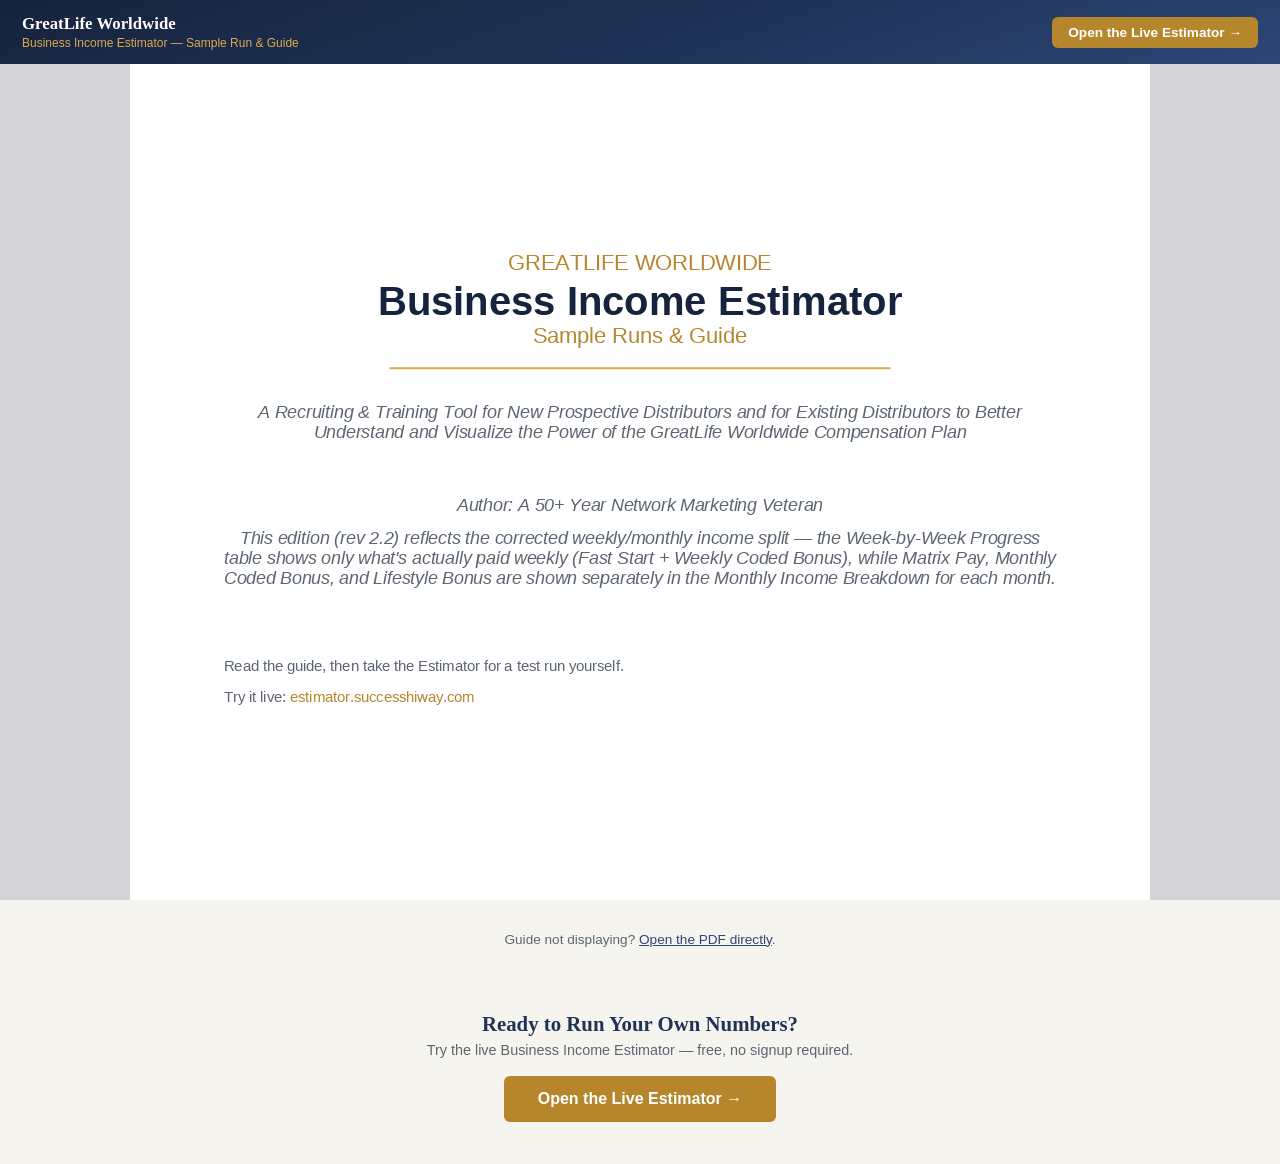
<file: guide.html>
<!DOCTYPE html>
<html lang="en">
<head>
<meta charset="UTF-8" />
<meta name="viewport" content="width=device-width, initial-scale=1.0" />
<title>Business Income Estimator Guide — GreatLife Worldwide</title>
<script>
  // Phones (600px wide or less) get the phone reading version, unless they asked for
  // the printed pages with ?view=pages (the reader's "Page view" button).
  (function () {
    var pages = /[?&]view=pages\b/.test(location.search);
    if (!pages && window.matchMedia && window.matchMedia("(max-width: 600px)").matches) {
      location.replace("guide-reader.html" + location.hash);
    }
    if (pages) document.documentElement.className += " pages-view";
  })();
</script>
<style>
  :root {
    --navy-900: #16233d;
    --navy-800: #1f3357;
    --navy-700: #2c4676;
    --paper: #f6f4ef;
    --paper-dim: #ece8de;
    --brass: #b6862c;
    --brass-light: #d9ab4e;
    --ink: #23282f;
    --ink-dim: #5c6570;
    --line: #d8d2c2;
    --font-display: "Roboto Slab", Georgia, serif;
    --font-body: "Inter", -apple-system, BlinkMacSystemFont, "Segoe UI", sans-serif;
  }
  * { box-sizing: border-box; }
  html, body {
    margin: 0; padding: 0;
    background: var(--paper);
    color: var(--ink);
    font-family: var(--font-body);
  }
  .topbar {
    display: flex; align-items: center; justify-content: space-between;
    padding: 14px 22px;
    background: linear-gradient(160deg, var(--navy-900) 0%, var(--navy-800) 55%, var(--navy-700) 100%);
    color: #fff;
    position: sticky;
    top: 0;
    z-index: 10;
  }
  .topbar .brand {
    font-family: var(--font-display);
    font-size: 1.05rem;
    font-weight: 700;
  }
  .topbar .brand small {
    display: block;
    font-family: var(--font-body);
    font-weight: 400;
    font-size: 0.75rem;
    color: var(--brass-light);
    margin-top: 2px;
  }
  .topbar a.live-link {
    color: #fff;
    text-decoration: none;
    background: var(--brass);
    padding: 8px 16px;
    border-radius: 6px;
    font-size: 0.85rem;
    font-weight: 600;
    white-space: nowrap;
    transition: background 0.15s ease;
  }
  .topbar a.live-link:hover { background: var(--brass-light); }
  .viewer-wrap {
    height: 85vh;
    height: calc(100dvh - 64px);
    width: 100%;
    background: var(--paper-dim);
  }
  #pdf-frame {
    border: none;
    width: 100%;
    height: 100%;
    display: block;
  }
  .fallback {
    padding: 18px 22px;
    font-size: 0.85rem;
    color: var(--ink-dim);
    text-align: center;
  }
  .fallback a { color: var(--navy-700); }
  .bottom-cta {
    text-align: center;
    padding: 34px 22px 42px;
    background: var(--paper);
  }
  .bottom-cta h2 {
    font-family: var(--font-display);
    color: var(--navy-800);
    font-size: 1.3rem;
    margin: 0 0 6px;
  }
  .bottom-cta p {
    color: var(--ink-dim);
    font-size: 0.9rem;
    margin: 0 0 18px;
  }
  .bottom-cta a.live-link-big {
    display: inline-block;
    color: #fff;
    text-decoration: none;
    background: var(--brass);
    padding: 14px 34px;
    border-radius: 6px;
    font-size: 1rem;
    font-weight: 600;
    transition: background 0.15s ease;
  }
  .bottom-cta a.live-link-big:hover { background: var(--brass-light); }
  .topbar a.reader-link { display: none; }
  .pages-view .topbar a.reader-link { display: inline-block; }
  /* Phone: one-line bar so the PDF gets the screen */
  @media (max-width: 600px) {
    .topbar { padding: 8px 10px; gap: 6px; }
    .topbar .brand { font-size: 0.95rem; white-space: nowrap; overflow: hidden; text-overflow: ellipsis; min-width: 0; flex: 1; }
    .topbar .brand small { display: none; }
    .topbar a.live-link { padding: 9px 10px; font-size: 0.8rem; }
    .topbar a.live-link .long { display: none; }
    .viewer-wrap { height: calc(100dvh - 54px); }
  }
  @media (min-width: 601px) { .topbar a.live-link .short { display: none; } }
</style>
</head>
<body>

<div class="topbar">
  <div class="brand">GreatLife Worldwide<small>Business Income Estimator — Sample Run &amp; Guide</small></div>
  <a class="live-link reader-link" href="guide-reader.html">Reading view</a>
  <a class="live-link" href="https://estimator.successhiway.com" target="_blank" rel="noopener"><span class="long">Open the Live Estimator &rarr;</span><span class="short">Estimator &rarr;</span></a>
</div>

<div class="viewer-wrap">
  <iframe id="pdf-frame"
    src="/pdfjs/web/viewer.html?file=/Business_Income_Estimator_Guide.pdf"
    title="Business Income Estimator Guide">
  </iframe>
</div>

<p class="fallback">
  Guide not displaying? <a href="/Business_Income_Estimator_Guide.pdf" target="_blank" rel="noopener">Open the PDF directly</a>.
</p>

<div class="bottom-cta">
  <h2>Ready to Run Your Own Numbers?</h2>
  <p>Try the live Business Income Estimator — free, no signup required.</p>
  <a class="live-link-big" href="https://estimator.successhiway.com" target="_blank" rel="noopener">Open the Live Estimator &rarr;</a>
</div>

<script>
  // Phone Back can restore this page from the back/forward cache with the PDF viewer
  // shut down (looks frozen) — reload it fresh instead.
  window.addEventListener("pageshow", function (e) { if (e.persisted) location.reload(); });
</script>
</body>
</html>
</file>
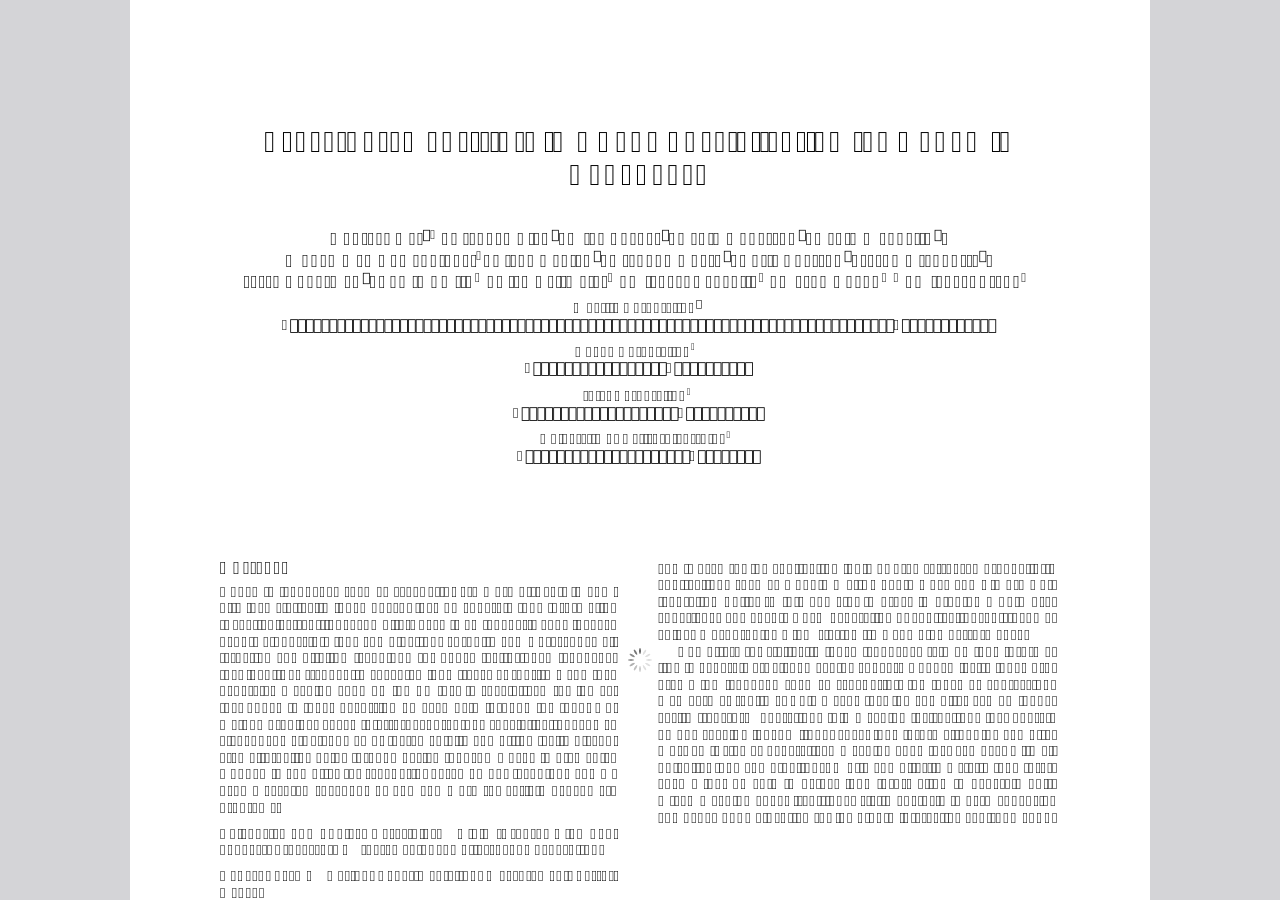
<file: pdfjs/web/viewer.html>
<!DOCTYPE html>
<!--
Copyright 2012 Mozilla Foundation

Licensed under the Apache License, Version 2.0 (the "License");
you may not use this file except in compliance with the License.
You may obtain a copy of the License at

    http://www.apache.org/licenses/LICENSE-2.0

Unless required by applicable law or agreed to in writing, software
distributed under the License is distributed on an "AS IS" BASIS,
WITHOUT WARRANTIES OR CONDITIONS OF ANY KIND, either express or implied.
See the License for the specific language governing permissions and
limitations under the License.

Adobe CMap resources are covered by their own copyright but the same license:

    Copyright 1990-2015 Adobe Systems Incorporated.

See https://github.com/adobe-type-tools/cmap-resources
-->
<html dir="ltr" mozdisallowselectionprint>
  <head>
    <meta charset="utf-8">
    <meta name="viewport" content="width=device-width, initial-scale=1, maximum-scale=1">
    <meta name="google" content="notranslate">
    <title>PDF.js viewer</title>

<!-- This snippet is used in production (included from viewer.html) -->
<link rel="resource" type="application/l10n" href="locale/locale.json">
<script src="../build/pdf.mjs" type="module"></script>

    <link rel="stylesheet" href="viewer.css">
    <link rel="stylesheet" href="demo-overrides.css">

  <script src="viewer.mjs" type="module"></script>
  </head>

  <body tabindex="1">
    <div id="outerContainer">

      <div id="sidebarContainer">
        <div id="toolbarSidebar">
          <div id="toolbarSidebarLeft">
            <div id="sidebarViewButtons" class="splitToolbarButton toggled" role="radiogroup">
              <button id="viewThumbnail" class="toolbarButton toggled" title="Show Thumbnails" tabindex="2" data-l10n-id="pdfjs-thumbs-button" role="radio" aria-checked="true" aria-controls="thumbnailView">
                 <span data-l10n-id="pdfjs-thumbs-button-label">Thumbnails</span>
              </button>
              <button id="viewOutline" class="toolbarButton" title="Show Document Outline (double-click to expand/collapse all items)" tabindex="3" data-l10n-id="pdfjs-document-outline-button" role="radio" aria-checked="false" aria-controls="outlineView">
                 <span data-l10n-id="pdfjs-document-outline-button-label">Document Outline</span>
              </button>
              <button id="viewAttachments" class="toolbarButton" title="Show Attachments" tabindex="4" data-l10n-id="pdfjs-attachments-button" role="radio" aria-checked="false" aria-controls="attachmentsView">
                 <span data-l10n-id="pdfjs-attachments-button-label">Attachments</span>
              </button>
              <button id="viewLayers" class="toolbarButton" title="Show Layers (double-click to reset all layers to the default state)" tabindex="5" data-l10n-id="pdfjs-layers-button" role="radio" aria-checked="false" aria-controls="layersView">
                 <span data-l10n-id="pdfjs-layers-button-label">Layers</span>
              </button>
            </div>
          </div>

          <div id="toolbarSidebarRight">
            <div id="outlineOptionsContainer">
              <div class="verticalToolbarSeparator"></div>

              <button id="currentOutlineItem" class="toolbarButton" disabled="disabled" title="Find Current Outline Item" tabindex="6" data-l10n-id="pdfjs-current-outline-item-button">
                <span data-l10n-id="pdfjs-current-outline-item-button-label">Current Outline Item</span>
              </button>
            </div>
          </div>
        </div>
        <div id="sidebarContent">
          <div id="thumbnailView">
          </div>
          <div id="outlineView" class="hidden">
          </div>
          <div id="attachmentsView" class="hidden">
          </div>
          <div id="layersView" class="hidden">
          </div>
        </div>
        <div id="sidebarResizer"></div>
      </div>  <!-- sidebarContainer -->

      <div id="mainContainer">
        <div class="findbar hidden doorHanger" id="findbar">
          <div id="findbarInputContainer">
            <span class="loadingInput end">
              <input id="findInput" class="toolbarField" title="Find" placeholder="Find in document…" tabindex="91" data-l10n-id="pdfjs-find-input" aria-invalid="false">
            </span>
            <div class="splitToolbarButton">
              <button id="findPrevious" class="toolbarButton" title="Find the previous occurrence of the phrase" tabindex="92" data-l10n-id="pdfjs-find-previous-button">
                <span data-l10n-id="pdfjs-find-previous-button-label">Previous</span>
              </button>
              <div class="splitToolbarButtonSeparator"></div>
              <button id="findNext" class="toolbarButton" title="Find the next occurrence of the phrase" tabindex="93" data-l10n-id="pdfjs-find-next-button">
                <span data-l10n-id="pdfjs-find-next-button-label">Next</span>
              </button>
            </div>
          </div>

          <div id="findbarOptionsOneContainer">
            <input type="checkbox" id="findHighlightAll" class="toolbarField" tabindex="94">
            <label for="findHighlightAll" class="toolbarLabel" data-l10n-id="pdfjs-find-highlight-checkbox">Highlight All</label>
            <input type="checkbox" id="findMatchCase" class="toolbarField" tabindex="95">
            <label for="findMatchCase" class="toolbarLabel" data-l10n-id="pdfjs-find-match-case-checkbox-label">Match Case</label>
          </div>
          <div id="findbarOptionsTwoContainer">
            <input type="checkbox" id="findMatchDiacritics" class="toolbarField" tabindex="96">
            <label for="findMatchDiacritics" class="toolbarLabel" data-l10n-id="pdfjs-find-match-diacritics-checkbox-label">Match Diacritics</label>
            <input type="checkbox" id="findEntireWord" class="toolbarField" tabindex="97">
            <label for="findEntireWord" class="toolbarLabel" data-l10n-id="pdfjs-find-entire-word-checkbox-label">Whole Words</label>
          </div>

          <div id="findbarMessageContainer" aria-live="polite">
            <span id="findResultsCount" class="toolbarLabel"></span>
            <span id="findMsg" class="toolbarLabel"></span>
          </div>
        </div>  <!-- findbar -->

        <div class="editorParamsToolbar hidden doorHangerRight" id="editorHighlightParamsToolbar">
          <div id="highlightParamsToolbarContainer" class="editorParamsToolbarContainer">
            <div id="editorHighlightColorPicker" class="colorPicker">
              <span id="highlightColorPickerLabel" class="editorParamsLabel" data-l10n-id="pdfjs-editor-highlight-colorpicker-label">Highlight color</span>
            </div>
          </div>
        </div>

        <div class="editorParamsToolbar hidden doorHangerRight" id="editorFreeTextParamsToolbar">
          <div class="editorParamsToolbarContainer">
            <div class="editorParamsSetter">
              <label for="editorFreeTextColor" class="editorParamsLabel" data-l10n-id="pdfjs-editor-free-text-color-input">Color</label>
              <input type="color" id="editorFreeTextColor" class="editorParamsColor" tabindex="102">
            </div>
            <div class="editorParamsSetter">
              <label for="editorFreeTextFontSize" class="editorParamsLabel" data-l10n-id="pdfjs-editor-free-text-size-input">Size</label>
              <input type="range" id="editorFreeTextFontSize" class="editorParamsSlider" value="10" min="5" max="100" step="1" tabindex="103">
            </div>
          </div>
        </div>

        <div class="editorParamsToolbar hidden doorHangerRight" id="editorInkParamsToolbar">
          <div class="editorParamsToolbarContainer">
            <div class="editorParamsSetter">
              <label for="editorInkColor" class="editorParamsLabel" data-l10n-id="pdfjs-editor-ink-color-input">Color</label>
              <input type="color" id="editorInkColor" class="editorParamsColor" tabindex="104">
            </div>
            <div class="editorParamsSetter">
              <label for="editorInkThickness" class="editorParamsLabel" data-l10n-id="pdfjs-editor-ink-thickness-input">Thickness</label>
              <input type="range" id="editorInkThickness" class="editorParamsSlider" value="1" min="1" max="20" step="1" tabindex="105">
            </div>
            <div class="editorParamsSetter">
              <label for="editorInkOpacity" class="editorParamsLabel" data-l10n-id="pdfjs-editor-ink-opacity-input">Opacity</label>
              <input type="range" id="editorInkOpacity" class="editorParamsSlider" value="100" min="1" max="100" step="1" tabindex="106">
            </div>
          </div>
        </div>

        <div class="editorParamsToolbar hidden doorHangerRight" id="editorStampParamsToolbar">
          <div class="editorParamsToolbarContainer">
            <button id="editorStampAddImage" class="secondaryToolbarButton" title="Add image" tabindex="107" data-l10n-id="pdfjs-editor-stamp-add-image-button">
              <span class="editorParamsLabel" data-l10n-id="pdfjs-editor-stamp-add-image-button-label">Add image</span>
            </button>
          </div>
        </div>

        <div id="secondaryToolbar" class="secondaryToolbar hidden doorHangerRight">
          <div id="secondaryToolbarButtonContainer">
            <button id="secondaryOpenFile" class="secondaryToolbarButton" title="Open File" tabindex="51" data-l10n-id="pdfjs-open-file-button">
              <span data-l10n-id="pdfjs-open-file-button-label">Open</span>
            </button>

            <button id="secondaryPrint" class="secondaryToolbarButton visibleMediumView" title="Print" tabindex="52" data-l10n-id="pdfjs-print-button">
              <span data-l10n-id="pdfjs-print-button-label">Print</span>
            </button>

            <button id="secondaryDownload" class="secondaryToolbarButton visibleMediumView" title="Save" tabindex="53" data-l10n-id="pdfjs-save-button">
              <span data-l10n-id="pdfjs-save-button-label">Save</span>
            </button>

            <div class="horizontalToolbarSeparator"></div>

            <button id="presentationMode" class="secondaryToolbarButton" title="Switch to Presentation Mode" tabindex="54" data-l10n-id="pdfjs-presentation-mode-button">
              <span data-l10n-id="pdfjs-presentation-mode-button-label">Presentation Mode</span>
            </button>

            <a href="#" id="viewBookmark" class="secondaryToolbarButton" title="Current Page (View URL from Current Page)" tabindex="55" data-l10n-id="pdfjs-bookmark-button">
              <span data-l10n-id="pdfjs-bookmark-button-label">Current Page</span>
            </a>

            <div id="viewBookmarkSeparator" class="horizontalToolbarSeparator"></div>

            <button id="firstPage" class="secondaryToolbarButton" title="Go to First Page" tabindex="56" data-l10n-id="pdfjs-first-page-button">
              <span data-l10n-id="pdfjs-first-page-button-label">Go to First Page</span>
            </button>
            <button id="lastPage" class="secondaryToolbarButton" title="Go to Last Page" tabindex="57" data-l10n-id="pdfjs-last-page-button">
              <span data-l10n-id="pdfjs-last-page-button-label">Go to Last Page</span>
            </button>

            <div class="horizontalToolbarSeparator"></div>

            <button id="pageRotateCw" class="secondaryToolbarButton" title="Rotate Clockwise" tabindex="58" data-l10n-id="pdfjs-page-rotate-cw-button">
              <span data-l10n-id="pdfjs-page-rotate-cw-button-label">Rotate Clockwise</span>
            </button>
            <button id="pageRotateCcw" class="secondaryToolbarButton" title="Rotate Counterclockwise" tabindex="59" data-l10n-id="pdfjs-page-rotate-ccw-button">
              <span data-l10n-id="pdfjs-page-rotate-ccw-button-label">Rotate Counterclockwise</span>
            </button>

            <div class="horizontalToolbarSeparator"></div>

            <div id="cursorToolButtons" role="radiogroup">
              <button id="cursorSelectTool" class="secondaryToolbarButton toggled" title="Enable Text Selection Tool" tabindex="60" data-l10n-id="pdfjs-cursor-text-select-tool-button" role="radio" aria-checked="true">
                <span data-l10n-id="pdfjs-cursor-text-select-tool-button-label">Text Selection Tool</span>
              </button>
              <button id="cursorHandTool" class="secondaryToolbarButton" title="Enable Hand Tool" tabindex="61" data-l10n-id="pdfjs-cursor-hand-tool-button" role="radio" aria-checked="false">
                <span data-l10n-id="pdfjs-cursor-hand-tool-button-label">Hand Tool</span>
              </button>
            </div>

            <div class="horizontalToolbarSeparator"></div>

            <div id="scrollModeButtons" role="radiogroup">
              <button id="scrollPage" class="secondaryToolbarButton" title="Use Page Scrolling" tabindex="62" data-l10n-id="pdfjs-scroll-page-button" role="radio" aria-checked="false">
                <span data-l10n-id="pdfjs-scroll-page-button-label">Page Scrolling</span>
              </button>
              <button id="scrollVertical" class="secondaryToolbarButton toggled" title="Use Vertical Scrolling" tabindex="63" data-l10n-id="pdfjs-scroll-vertical-button" role="radio" aria-checked="true">
                <span data-l10n-id="pdfjs-scroll-vertical-button-label" >Vertical Scrolling</span>
              </button>
              <button id="scrollHorizontal" class="secondaryToolbarButton" title="Use Horizontal Scrolling" tabindex="64" data-l10n-id="pdfjs-scroll-horizontal-button" role="radio" aria-checked="false">
                <span data-l10n-id="pdfjs-scroll-horizontal-button-label">Horizontal Scrolling</span>
              </button>
              <button id="scrollWrapped" class="secondaryToolbarButton" title="Use Wrapped Scrolling" tabindex="65" data-l10n-id="pdfjs-scroll-wrapped-button" role="radio" aria-checked="false">
                <span data-l10n-id="pdfjs-scroll-wrapped-button-label">Wrapped Scrolling</span>
              </button>
            </div>

            <div class="horizontalToolbarSeparator"></div>

            <div id="spreadModeButtons" role="radiogroup">
              <button id="spreadNone" class="secondaryToolbarButton toggled" title="Do not join page spreads" tabindex="66" data-l10n-id="pdfjs-spread-none-button" role="radio" aria-checked="true">
                <span data-l10n-id="pdfjs-spread-none-button-label">No Spreads</span>
              </button>
              <button id="spreadOdd" class="secondaryToolbarButton" title="Join page spreads starting with odd-numbered pages" tabindex="67" data-l10n-id="pdfjs-spread-odd-button" role="radio" aria-checked="false">
                <span data-l10n-id="pdfjs-spread-odd-button-label">Odd Spreads</span>
              </button>
              <button id="spreadEven" class="secondaryToolbarButton" title="Join page spreads starting with even-numbered pages" tabindex="68" data-l10n-id="pdfjs-spread-even-button" role="radio" aria-checked="false">
                <span data-l10n-id="pdfjs-spread-even-button-label">Even Spreads</span>
              </button>
            </div>

            <div class="horizontalToolbarSeparator"></div>

            <button id="documentProperties" class="secondaryToolbarButton" title="Document Properties…" tabindex="69" data-l10n-id="pdfjs-document-properties-button" aria-controls="documentPropertiesDialog">
              <span data-l10n-id="pdfjs-document-properties-button-label">Document Properties…</span>
            </button>
          </div>
        </div>  <!-- secondaryToolbar -->

        <div class="toolbar">
          <div id="toolbarContainer">
            <div id="toolbarViewer">
              <div id="toolbarViewerLeft">
                <button id="sidebarToggle" class="toolbarButton" title="Toggle Sidebar" tabindex="11" data-l10n-id="pdfjs-toggle-sidebar-button" aria-expanded="false" aria-controls="sidebarContainer">
                  <span data-l10n-id="pdfjs-toggle-sidebar-button-label">Toggle Sidebar</span>
                </button>
                <div class="toolbarButtonSpacer"></div>
                <button id="viewFind" class="toolbarButton" title="Find in Document" tabindex="12" data-l10n-id="pdfjs-findbar-button" aria-expanded="false" aria-controls="findbar">
                  <span data-l10n-id="pdfjs-findbar-button-label">Find</span>
                </button>
                <div class="splitToolbarButton hiddenSmallView">
                  <button class="toolbarButton" title="Previous Page" id="previous" tabindex="13" data-l10n-id="pdfjs-previous-button">
                    <span data-l10n-id="pdfjs-previous-button-label">Previous</span>
                  </button>
                  <div class="splitToolbarButtonSeparator"></div>
                  <button class="toolbarButton" title="Next Page" id="next" tabindex="14" data-l10n-id="pdfjs-next-button">
                    <span data-l10n-id="pdfjs-next-button-label">Next</span>
                  </button>
                </div>
                <span class="loadingInput start">
                  <input type="number" id="pageNumber" class="toolbarField" title="Page" value="1" min="1" tabindex="15" data-l10n-id="pdfjs-page-input" autocomplete="off">
                </span>
                <span id="numPages" class="toolbarLabel"></span>
              </div>
              <div id="toolbarViewerRight">
                <div id="editorModeButtons" class="splitToolbarButton toggled" role="radiogroup">
                  <button id="editorHighlight" class="toolbarButton" hidden="true" disabled="disabled" title="Highlight" role="radio" aria-checked="false" aria-controls="editorHighlightParamsToolbar" tabindex="31" data-l10n-id="pdfjs-editor-highlight-button">
                    <span data-l10n-id="pdfjs-editor-highlight-button-label">Highlight</span>
                  </button>
                  <button id="editorFreeText" class="toolbarButton" disabled="disabled" title="Text" role="radio" aria-checked="false" aria-controls="editorFreeTextParamsToolbar" tabindex="32" data-l10n-id="pdfjs-editor-free-text-button">
                    <span data-l10n-id="pdfjs-editor-free-text-button-label">Text</span>
                  </button>
                  <button id="editorInk" class="toolbarButton" disabled="disabled" title="Draw" role="radio" aria-checked="false" aria-controls="editorInkParamsToolbar" tabindex="33" data-l10n-id="pdfjs-editor-ink-button">
                    <span data-l10n-id="pdfjs-editor-ink-button-label">Draw</span>
                  </button>
                  <button id="editorStamp" class="toolbarButton" disabled="disabled" title="Add or edit images" role="radio" aria-checked="false" aria-controls="editorStampParamsToolbar" tabindex="34" data-l10n-id="pdfjs-editor-stamp-button">
                    <span data-l10n-id="pdfjs-editor-stamp-button-label">Add or edit images</span>
                  </button>
                </div>

                <div id="editorModeSeparator" class="verticalToolbarSeparator"></div>

                <button id="print" class="toolbarButton hiddenMediumView" title="Print" tabindex="41" data-l10n-id="pdfjs-print-button">
                  <span data-l10n-id="pdfjs-print-button-label">Print</span>
                </button>

                <button id="download" class="toolbarButton hiddenMediumView" title="Save" tabindex="42" data-l10n-id="pdfjs-save-button">
                  <span data-l10n-id="pdfjs-save-button-label">Save</span>
                </button>

                <div class="verticalToolbarSeparator hiddenMediumView"></div>

                <button id="secondaryToolbarToggle" class="toolbarButton" title="Tools" tabindex="43" data-l10n-id="pdfjs-tools-button" aria-expanded="false" aria-controls="secondaryToolbar">
                  <span data-l10n-id="pdfjs-tools-button-label">Tools</span>
                </button>
              </div>
              <div id="toolbarViewerMiddle">
                <div class="splitToolbarButton">
                  <button id="zoomOut" class="toolbarButton" title="Zoom Out" tabindex="21" data-l10n-id="pdfjs-zoom-out-button">
                    <span data-l10n-id="pdfjs-zoom-out-button-label">Zoom Out</span>
                  </button>
                  <div class="splitToolbarButtonSeparator"></div>
                  <button id="zoomIn" class="toolbarButton" title="Zoom In" tabindex="22" data-l10n-id="pdfjs-zoom-in-button">
                    <span data-l10n-id="pdfjs-zoom-in-button-label">Zoom In</span>
                   </button>
                </div>
                <span id="scaleSelectContainer" class="dropdownToolbarButton">
                  <select id="scaleSelect" title="Zoom" tabindex="23" data-l10n-id="pdfjs-zoom-select">
                    <option id="pageAutoOption" title="" value="auto" selected="selected" data-l10n-id="pdfjs-page-scale-auto">Automatic Zoom</option>
                    <option id="pageActualOption" title="" value="page-actual" data-l10n-id="pdfjs-page-scale-actual">Actual Size</option>
                    <option id="pageFitOption" title="" value="page-fit" data-l10n-id="pdfjs-page-scale-fit">Page Fit</option>
                    <option id="pageWidthOption" title="" value="page-width" data-l10n-id="pdfjs-page-scale-width">Page Width</option>
                    <option id="customScaleOption" title="" value="custom" disabled="disabled" hidden="true" data-l10n-id="pdfjs-page-scale-percent" data-l10n-args='{ "scale": 0 }'>0%</option>
                    <option title="" value="0.5" data-l10n-id="pdfjs-page-scale-percent" data-l10n-args='{ "scale": 50 }'>50%</option>
                    <option title="" value="0.75" data-l10n-id="pdfjs-page-scale-percent" data-l10n-args='{ "scale": 75 }'>75%</option>
                    <option title="" value="1" data-l10n-id="pdfjs-page-scale-percent" data-l10n-args='{ "scale": 100 }'>100%</option>
                    <option title="" value="1.25" data-l10n-id="pdfjs-page-scale-percent" data-l10n-args='{ "scale": 125 }'>125%</option>
                    <option title="" value="1.5" data-l10n-id="pdfjs-page-scale-percent" data-l10n-args='{ "scale": 150 }'>150%</option>
                    <option title="" value="2" data-l10n-id="pdfjs-page-scale-percent" data-l10n-args='{ "scale": 200 }'>200%</option>
                    <option title="" value="3" data-l10n-id="pdfjs-page-scale-percent" data-l10n-args='{ "scale": 300 }'>300%</option>
                    <option title="" value="4" data-l10n-id="pdfjs-page-scale-percent" data-l10n-args='{ "scale": 400 }'>400%</option>
                  </select>
                </span>
              </div>
            </div>
            <div id="loadingBar">
              <div class="progress">
                <div class="glimmer">
                </div>
              </div>
            </div>
          </div>
        </div>

        <div id="viewerContainer" tabindex="0">
          <div id="viewer" class="pdfViewer"></div>
        </div>
      </div> <!-- mainContainer -->

      <div id="dialogContainer">
        <dialog id="passwordDialog">
          <div class="row">
            <label for="password" id="passwordText" data-l10n-id="pdfjs-password-label">Enter the password to open this PDF file:</label>
          </div>
          <div class="row">
            <input type="password" id="password" class="toolbarField">
          </div>
          <div class="buttonRow">
            <button id="passwordCancel" class="dialogButton"><span data-l10n-id="pdfjs-password-cancel-button">Cancel</span></button>
            <button id="passwordSubmit" class="dialogButton"><span data-l10n-id="pdfjs-password-ok-button">OK</span></button>
          </div>
        </dialog>
        <dialog id="documentPropertiesDialog">
          <div class="row">
            <span id="fileNameLabel" data-l10n-id="pdfjs-document-properties-file-name">File name:</span>
            <p id="fileNameField" aria-labelledby="fileNameLabel">-</p>
          </div>
          <div class="row">
            <span id="fileSizeLabel" data-l10n-id="pdfjs-document-properties-file-size">File size:</span>
            <p id="fileSizeField" aria-labelledby="fileSizeLabel">-</p>
          </div>
          <div class="separator"></div>
          <div class="row">
            <span id="titleLabel" data-l10n-id="pdfjs-document-properties-title">Title:</span>
            <p id="titleField" aria-labelledby="titleLabel">-</p>
          </div>
          <div class="row">
            <span id="authorLabel" data-l10n-id="pdfjs-document-properties-author">Author:</span>
            <p id="authorField" aria-labelledby="authorLabel">-</p>
          </div>
          <div class="row">
            <span id="subjectLabel" data-l10n-id="pdfjs-document-properties-subject">Subject:</span>
            <p id="subjectField" aria-labelledby="subjectLabel">-</p>
          </div>
          <div class="row">
            <span id="keywordsLabel" data-l10n-id="pdfjs-document-properties-keywords">Keywords:</span>
            <p id="keywordsField" aria-labelledby="keywordsLabel">-</p>
          </div>
          <div class="row">
            <span id="creationDateLabel" data-l10n-id="pdfjs-document-properties-creation-date">Creation Date:</span>
            <p id="creationDateField" aria-labelledby="creationDateLabel">-</p>
          </div>
          <div class="row">
            <span id="modificationDateLabel" data-l10n-id="pdfjs-document-properties-modification-date">Modification Date:</span>
            <p id="modificationDateField" aria-labelledby="modificationDateLabel">-</p>
          </div>
          <div class="row">
            <span id="creatorLabel" data-l10n-id="pdfjs-document-properties-creator">Creator:</span>
            <p id="creatorField" aria-labelledby="creatorLabel">-</p>
          </div>
          <div class="separator"></div>
          <div class="row">
            <span id="producerLabel" data-l10n-id="pdfjs-document-properties-producer">PDF Producer:</span>
            <p id="producerField" aria-labelledby="producerLabel">-</p>
          </div>
          <div class="row">
            <span id="versionLabel" data-l10n-id="pdfjs-document-properties-version">PDF Version:</span>
            <p id="versionField" aria-labelledby="versionLabel">-</p>
          </div>
          <div class="row">
            <span id="pageCountLabel" data-l10n-id="pdfjs-document-properties-page-count">Page Count:</span>
            <p id="pageCountField" aria-labelledby="pageCountLabel">-</p>
          </div>
          <div class="row">
            <span id="pageSizeLabel" data-l10n-id="pdfjs-document-properties-page-size">Page Size:</span>
            <p id="pageSizeField" aria-labelledby="pageSizeLabel">-</p>
          </div>
          <div class="separator"></div>
          <div class="row">
            <span id="linearizedLabel" data-l10n-id="pdfjs-document-properties-linearized">Fast Web View:</span>
            <p id="linearizedField" aria-labelledby="linearizedLabel">-</p>
          </div>
          <div class="buttonRow">
            <button id="documentPropertiesClose" class="dialogButton"><span data-l10n-id="pdfjs-document-properties-close-button">Close</span></button>
          </div>
        </dialog>
        <dialog id="altTextDialog" aria-labelledby="dialogLabel" aria-describedby="dialogDescription">
          <div id="altTextContainer">
            <div id="overallDescription">
              <span id="dialogLabel" data-l10n-id="pdfjs-editor-alt-text-dialog-label" class="title">Choose an option</span>
              <span id="dialogDescription" data-l10n-id="pdfjs-editor-alt-text-dialog-description">
                Alt text (alternative text) helps when people can’t see the image or when it doesn’t load.
              </span>
            </div>
            <div id="addDescription">
              <div class="radio">
                <div class="radioButton">
                  <input type="radio" id="descriptionButton" name="altTextOption" tabindex="0" aria-describedby="descriptionAreaLabel" checked>
                  <label for="descriptionButton" data-l10n-id="pdfjs-editor-alt-text-add-description-label">Add a description</label>
                </div>
                <div class="radioLabel">
                  <span id="descriptionAreaLabel" data-l10n-id="pdfjs-editor-alt-text-add-description-description">
                    Aim for 1-2 sentences that describe the subject, setting, or actions.
                  </span>
                </div>
              </div>
              <div class="descriptionArea">
                <textarea id="descriptionTextarea" placeholder="For example, “A young man sits down at a table to eat a meal”" aria-labelledby="descriptionAreaLabel" data-l10n-id="pdfjs-editor-alt-text-textarea" tabindex="0"></textarea>
              </div>
            </div>
            <div id="markAsDecorative">
              <div class="radio">
                <div class="radioButton">
                  <input type="radio" id="decorativeButton" name="altTextOption" aria-describedby="decorativeLabel">
                  <label for="decorativeButton" data-l10n-id="pdfjs-editor-alt-text-mark-decorative-label">Mark as decorative</label>
                </div>
                <div class="radioLabel">
                  <span id="decorativeLabel" data-l10n-id="pdfjs-editor-alt-text-mark-decorative-description">
                    This is used for ornamental images, like borders or watermarks.
                  </span>
                </div>
              </div>
            </div>
            <div id="buttons">
              <button id="altTextCancel" tabindex="0"><span data-l10n-id="pdfjs-editor-alt-text-cancel-button">Cancel</span></button>
              <button id="altTextSave" tabindex="0"><span data-l10n-id="pdfjs-editor-alt-text-save-button">Save</span></button>
            </div>
          </div>
        </dialog>
        <dialog id="printServiceDialog" style="min-width: 200px;">
          <div class="row">
            <span data-l10n-id="pdfjs-print-progress-message">Preparing document for printing…</span>
          </div>
          <div class="row">
            <progress value="0" max="100"></progress>
            <span data-l10n-id="pdfjs-print-progress-percent" data-l10n-args='{ "progress": 0 }' class="relative-progress">0%</span>
          </div>
          <div class="buttonRow">
            <button id="printCancel" class="dialogButton"><span data-l10n-id="pdfjs-print-progress-close-button">Cancel</span></button>
          </div>
        </dialog>
      </div>  <!-- dialogContainer -->

    </div> <!-- outerContainer -->
    <div id="printContainer"></div>

    <input type="file" id="fileInput" class="hidden">
  </body>
</html>
</file>
<file: pdfjs/web/viewer.css>
/* Copyright 2014 Mozilla Foundation
 *
 * Licensed under the Apache License, Version 2.0 (the "License");
 * you may not use this file except in compliance with the License.
 * You may obtain a copy of the License at
 *
 *     http://www.apache.org/licenses/LICENSE-2.0
 *
 * Unless required by applicable law or agreed to in writing, software
 * distributed under the License is distributed on an "AS IS" BASIS,
 * WITHOUT WARRANTIES OR CONDITIONS OF ANY KIND, either express or implied.
 * See the License for the specific language governing permissions and
 * limitations under the License.
 */

.textLayer{
  position:absolute;
  text-align:initial;
  inset:0;
  overflow:hidden;
  opacity:0.25;
  line-height:1;
  -webkit-text-size-adjust:none;
     -moz-text-size-adjust:none;
          text-size-adjust:none;
  forced-color-adjust:none;
  transform-origin:0 0;
  z-index:2;
}

.textLayer :is(span, br){
    color:transparent;
    position:absolute;
    white-space:pre;
    cursor:text;
    transform-origin:0% 0%;
  }

.textLayer span.markedContent{
    top:0;
    height:0;
  }

.textLayer .highlight{
    --highlight-bg-color:rgb(180 0 170);
    --highlight-selected-bg-color:rgb(0 100 0);

    margin:-1px;
    padding:1px;
    background-color:var(--highlight-bg-color);
    border-radius:4px;
  }

@media screen and (forced-colors: active){

.textLayer .highlight{
      --highlight-bg-color:Highlight;
      --highlight-selected-bg-color:ButtonText;
  }
    }

.textLayer .highlight.appended{
      position:initial;
    }

.textLayer .highlight.begin{
      border-radius:4px 0 0 4px;
    }

.textLayer .highlight.end{
      border-radius:0 4px 4px 0;
    }

.textLayer .highlight.middle{
      border-radius:0;
    }

.textLayer .highlight.selected{
      background-color:var(--highlight-selected-bg-color);
    }

.textLayer ::-moz-selection{
    background:blue;
    background:AccentColor;
  }

.textLayer ::selection{
    background:blue;
    background:AccentColor;
  }

.textLayer br::-moz-selection{
    background:transparent;
  }

.textLayer br::selection{
    background:transparent;
  }

.textLayer .endOfContent{
    display:block;
    position:absolute;
    inset:100% 0 0;
    z-index:-1;
    cursor:default;
    -webkit-user-select:none;
       -moz-user-select:none;
            user-select:none;
  }

.textLayer .endOfContent.active{
      top:0;
    }

.annotationLayer{
  --annotation-unfocused-field-background:url("data:image/svg+xml;charset=UTF-8,<svg width='1px' height='1px' xmlns='http://www.w3.org/2000/svg'><rect width='100%' height='100%' style='fill:rgba(0, 54, 255, 0.13);'/></svg>");
  --input-focus-border-color:Highlight;
  --input-focus-outline:1px solid Canvas;
  --input-unfocused-border-color:transparent;
  --input-disabled-border-color:transparent;
  --input-hover-border-color:black;
  --link-outline:none;

  position:absolute;
  top:0;
  left:0;
  pointer-events:none;
  transform-origin:0 0;
  z-index:3;
}

@media screen and (forced-colors: active){

.annotationLayer{
    --input-focus-border-color:CanvasText;
    --input-unfocused-border-color:ActiveText;
    --input-disabled-border-color:GrayText;
    --input-hover-border-color:Highlight;
    --link-outline:1.5px solid LinkText;
    --hcm-highlight-filter:invert(100%);
}

    .annotationLayer .textWidgetAnnotation :is(input, textarea):required, .annotationLayer .choiceWidgetAnnotation select:required, .annotationLayer .buttonWidgetAnnotation:is(.checkBox, .radioButton) input:required{
      outline:1.5px solid selectedItem;
    }

    .annotationLayer .linkAnnotation{
      outline:var(--link-outline);
    }

      .annotationLayer .linkAnnotation:hover{
        -webkit-backdrop-filter:var(--hcm-highlight-filter);
                backdrop-filter:var(--hcm-highlight-filter);
      }

      .annotationLayer .linkAnnotation > a:hover{
        opacity:0 !important;
        background:none !important;
        box-shadow:none;
      }

    .annotationLayer .popupAnnotation .popup{
      outline:calc(1.5px * var(--scale-factor)) solid CanvasText !important;
      background-color:ButtonFace !important;
      color:ButtonText !important;
    }

    .annotationLayer .highlightArea:hover::after{
      position:absolute;
      top:0;
      left:0;
      width:100%;
      height:100%;
      -webkit-backdrop-filter:var(--hcm-highlight-filter);
              backdrop-filter:var(--hcm-highlight-filter);
      content:"";
      pointer-events:none;
    }

    .annotationLayer .popupAnnotation.focused .popup{
      outline:calc(3px * var(--scale-factor)) solid Highlight !important;
    }
  }

.annotationLayer[data-main-rotation="90"] .norotate{
    transform:rotate(270deg) translateX(-100%);
  }

.annotationLayer[data-main-rotation="180"] .norotate{
    transform:rotate(180deg) translate(-100%, -100%);
  }

.annotationLayer[data-main-rotation="270"] .norotate{
    transform:rotate(90deg) translateY(-100%);
  }

.annotationLayer canvas{
    position:absolute;
    width:100%;
    height:100%;
    pointer-events:none;
  }

.annotationLayer section{
    position:absolute;
    text-align:initial;
    pointer-events:auto;
    box-sizing:border-box;
    transform-origin:0 0;
  }

.annotationLayer :is(.linkAnnotation, .buttonWidgetAnnotation.pushButton) > a{
    position:absolute;
    font-size:1em;
    top:0;
    left:0;
    width:100%;
    height:100%;
  }

.annotationLayer :is(.linkAnnotation, .buttonWidgetAnnotation.pushButton):not(.hasBorder)
    > a:hover{
    opacity:0.2;
    background-color:rgb(255 255 0);
    box-shadow:0 2px 10px rgb(255 255 0);
  }

.annotationLayer .linkAnnotation.hasBorder:hover{
    background-color:rgb(255 255 0 / 0.2);
  }

.annotationLayer .hasBorder{
    background-size:100% 100%;
  }

.annotationLayer .textAnnotation img{
    position:absolute;
    cursor:pointer;
    width:100%;
    height:100%;
    top:0;
    left:0;
  }

.annotationLayer .textWidgetAnnotation :is(input, textarea), .annotationLayer .choiceWidgetAnnotation select, .annotationLayer .buttonWidgetAnnotation:is(.checkBox, .radioButton) input{
    background-image:var(--annotation-unfocused-field-background);
    border:2px solid var(--input-unfocused-border-color);
    box-sizing:border-box;
    font:calc(9px * var(--scale-factor)) sans-serif;
    height:100%;
    margin:0;
    vertical-align:top;
    width:100%;
  }

.annotationLayer .textWidgetAnnotation :is(input, textarea):required, .annotationLayer .choiceWidgetAnnotation select:required, .annotationLayer .buttonWidgetAnnotation:is(.checkBox, .radioButton) input:required{
    outline:1.5px solid red;
  }

.annotationLayer .choiceWidgetAnnotation select option{
    padding:0;
  }

.annotationLayer .buttonWidgetAnnotation.radioButton input{
    border-radius:50%;
  }

.annotationLayer .textWidgetAnnotation textarea{
    resize:none;
  }

.annotationLayer .textWidgetAnnotation [disabled]:is(input, textarea), .annotationLayer .choiceWidgetAnnotation select[disabled], .annotationLayer .buttonWidgetAnnotation:is(.checkBox, .radioButton) input[disabled]{
    background:none;
    border:2px solid var(--input-disabled-border-color);
    cursor:not-allowed;
  }

.annotationLayer .textWidgetAnnotation :is(input, textarea):hover, .annotationLayer .choiceWidgetAnnotation select:hover, .annotationLayer .buttonWidgetAnnotation:is(.checkBox, .radioButton) input:hover{
    border:2px solid var(--input-hover-border-color);
  }

.annotationLayer .textWidgetAnnotation :is(input, textarea):hover, .annotationLayer .choiceWidgetAnnotation select:hover, .annotationLayer .buttonWidgetAnnotation.checkBox input:hover{
    border-radius:2px;
  }

.annotationLayer .textWidgetAnnotation :is(input, textarea):focus, .annotationLayer .choiceWidgetAnnotation select:focus{
    background:none;
    border:2px solid var(--input-focus-border-color);
    border-radius:2px;
    outline:var(--input-focus-outline);
  }

.annotationLayer .buttonWidgetAnnotation:is(.checkBox, .radioButton) :focus{
    background-image:none;
    background-color:transparent;
  }

.annotationLayer .buttonWidgetAnnotation.checkBox :focus{
    border:2px solid var(--input-focus-border-color);
    border-radius:2px;
    outline:var(--input-focus-outline);
  }

.annotationLayer .buttonWidgetAnnotation.radioButton :focus{
    border:2px solid var(--input-focus-border-color);
    outline:var(--input-focus-outline);
  }

.annotationLayer .buttonWidgetAnnotation.checkBox input:checked::before,
  .annotationLayer .buttonWidgetAnnotation.checkBox input:checked::after,
  .annotationLayer .buttonWidgetAnnotation.radioButton input:checked::before{
    background-color:CanvasText;
    content:"";
    display:block;
    position:absolute;
  }

.annotationLayer .buttonWidgetAnnotation.checkBox input:checked::before,
  .annotationLayer .buttonWidgetAnnotation.checkBox input:checked::after{
    height:80%;
    left:45%;
    width:1px;
  }

.annotationLayer .buttonWidgetAnnotation.checkBox input:checked::before{
    transform:rotate(45deg);
  }

.annotationLayer .buttonWidgetAnnotation.checkBox input:checked::after{
    transform:rotate(-45deg);
  }

.annotationLayer .buttonWidgetAnnotation.radioButton input:checked::before{
    border-radius:50%;
    height:50%;
    left:25%;
    top:25%;
    width:50%;
  }

.annotationLayer .textWidgetAnnotation input.comb{
    font-family:monospace;
    padding-left:2px;
    padding-right:0;
  }

.annotationLayer .textWidgetAnnotation input.comb:focus{
    width:103%;
  }

.annotationLayer .buttonWidgetAnnotation:is(.checkBox, .radioButton) input{
    -webkit-appearance:none;
       -moz-appearance:none;
            appearance:none;
  }

.annotationLayer .fileAttachmentAnnotation .popupTriggerArea{
    height:100%;
    width:100%;
  }

.annotationLayer .popupAnnotation{
    position:absolute;
    font-size:calc(9px * var(--scale-factor));
    pointer-events:none;
    width:-moz-max-content;
    width:max-content;
    max-width:45%;
    height:auto;
  }

.annotationLayer .popup{
    background-color:rgb(255 255 153);
    box-shadow:0 calc(2px * var(--scale-factor)) calc(5px * var(--scale-factor)) rgb(136 136 136);
    border-radius:calc(2px * var(--scale-factor));
    outline:1.5px solid rgb(255 255 74);
    padding:calc(6px * var(--scale-factor));
    cursor:pointer;
    font:message-box;
    white-space:normal;
    word-wrap:break-word;
    pointer-events:auto;
  }

.annotationLayer .popupAnnotation.focused .popup{
    outline-width:3px;
  }

.annotationLayer .popup *{
    font-size:calc(9px * var(--scale-factor));
  }

.annotationLayer .popup > .header{
    display:inline-block;
  }

.annotationLayer .popup > .header h1{
    display:inline;
  }

.annotationLayer .popup > .header .popupDate{
    display:inline-block;
    margin-left:calc(5px * var(--scale-factor));
    width:-moz-fit-content;
    width:fit-content;
  }

.annotationLayer .popupContent{
    border-top:1px solid rgb(51 51 51);
    margin-top:calc(2px * var(--scale-factor));
    padding-top:calc(2px * var(--scale-factor));
  }

.annotationLayer .richText > *{
    white-space:pre-wrap;
    font-size:calc(9px * var(--scale-factor));
  }

.annotationLayer .popupTriggerArea{
    cursor:pointer;
  }

.annotationLayer section svg{
    position:absolute;
    width:100%;
    height:100%;
    top:0;
    left:0;
  }

.annotationLayer .annotationTextContent{
    position:absolute;
    width:100%;
    height:100%;
    opacity:0;
    color:transparent;
    -webkit-user-select:none;
       -moz-user-select:none;
            user-select:none;
    pointer-events:none;
  }

.annotationLayer .annotationTextContent span{
      width:100%;
      display:inline-block;
    }

.annotationLayer svg.quadrilateralsContainer{
    contain:strict;
    width:0;
    height:0;
    position:absolute;
    top:0;
    left:0;
    z-index:-1;
  }

:root{
  --xfa-unfocused-field-background:url("data:image/svg+xml;charset=UTF-8,<svg width='1px' height='1px' xmlns='http://www.w3.org/2000/svg'><rect width='100%' height='100%' style='fill:rgba(0, 54, 255, 0.13);'/></svg>");
  --xfa-focus-outline:auto;
}

@media screen and (forced-colors: active){
  :root{
    --xfa-focus-outline:2px solid CanvasText;
  }
  .xfaLayer *:required{
    outline:1.5px solid selectedItem;
  }
}

.xfaLayer{
  background-color:transparent;
}

.xfaLayer .highlight{
  margin:-1px;
  padding:1px;
  background-color:rgb(239 203 237);
  border-radius:4px;
}

.xfaLayer .highlight.appended{
  position:initial;
}

.xfaLayer .highlight.begin{
  border-radius:4px 0 0 4px;
}

.xfaLayer .highlight.end{
  border-radius:0 4px 4px 0;
}

.xfaLayer .highlight.middle{
  border-radius:0;
}

.xfaLayer .highlight.selected{
  background-color:rgb(203 223 203);
}

.xfaPage{
  overflow:hidden;
  position:relative;
}

.xfaContentarea{
  position:absolute;
}

.xfaPrintOnly{
  display:none;
}

.xfaLayer{
  position:absolute;
  text-align:initial;
  top:0;
  left:0;
  transform-origin:0 0;
  line-height:1.2;
}

.xfaLayer *{
  color:inherit;
  font:inherit;
  font-style:inherit;
  font-weight:inherit;
  font-kerning:inherit;
  letter-spacing:-0.01px;
  text-align:inherit;
  text-decoration:inherit;
  box-sizing:border-box;
  background-color:transparent;
  padding:0;
  margin:0;
  pointer-events:auto;
  line-height:inherit;
}

.xfaLayer *:required{
  outline:1.5px solid red;
}

.xfaLayer div,
.xfaLayer svg,
.xfaLayer svg *{
  pointer-events:none;
}

.xfaLayer a{
  color:blue;
}

.xfaRich li{
  margin-left:3em;
}

.xfaFont{
  color:black;
  font-weight:normal;
  font-kerning:none;
  font-size:10px;
  font-style:normal;
  letter-spacing:0;
  text-decoration:none;
  vertical-align:0;
}

.xfaCaption{
  overflow:hidden;
  flex:0 0 auto;
}

.xfaCaptionForCheckButton{
  overflow:hidden;
  flex:1 1 auto;
}

.xfaLabel{
  height:100%;
  width:100%;
}

.xfaLeft{
  display:flex;
  flex-direction:row;
  align-items:center;
}

.xfaRight{
  display:flex;
  flex-direction:row-reverse;
  align-items:center;
}

:is(.xfaLeft, .xfaRight) > :is(.xfaCaption, .xfaCaptionForCheckButton){
  max-height:100%;
}

.xfaTop{
  display:flex;
  flex-direction:column;
  align-items:flex-start;
}

.xfaBottom{
  display:flex;
  flex-direction:column-reverse;
  align-items:flex-start;
}

:is(.xfaTop, .xfaBottom) > :is(.xfaCaption, .xfaCaptionForCheckButton){
  width:100%;
}

.xfaBorder{
  background-color:transparent;
  position:absolute;
  pointer-events:none;
}

.xfaWrapped{
  width:100%;
  height:100%;
}

:is(.xfaTextfield, .xfaSelect):focus{
  background-image:none;
  background-color:transparent;
  outline:var(--xfa-focus-outline);
  outline-offset:-1px;
}

:is(.xfaCheckbox, .xfaRadio):focus{
  outline:var(--xfa-focus-outline);
}

.xfaTextfield,
.xfaSelect{
  height:100%;
  width:100%;
  flex:1 1 auto;
  border:none;
  resize:none;
  background-image:var(--xfa-unfocused-field-background);
}

.xfaSelect{
  padding-inline:2px;
}

:is(.xfaTop, .xfaBottom) > :is(.xfaTextfield, .xfaSelect){
  flex:0 1 auto;
}

.xfaButton{
  cursor:pointer;
  width:100%;
  height:100%;
  border:none;
  text-align:center;
}

.xfaLink{
  width:100%;
  height:100%;
  position:absolute;
  top:0;
  left:0;
}

.xfaCheckbox,
.xfaRadio{
  width:100%;
  height:100%;
  flex:0 0 auto;
  border:none;
}

.xfaRich{
  white-space:pre-wrap;
  width:100%;
  height:100%;
}

.xfaImage{
  -o-object-position:left top;
     object-position:left top;
  -o-object-fit:contain;
     object-fit:contain;
  width:100%;
  height:100%;
}

.xfaLrTb,
.xfaRlTb,
.xfaTb{
  display:flex;
  flex-direction:column;
  align-items:stretch;
}

.xfaLr{
  display:flex;
  flex-direction:row;
  align-items:stretch;
}

.xfaRl{
  display:flex;
  flex-direction:row-reverse;
  align-items:stretch;
}

.xfaTb > div{
  justify-content:left;
}

.xfaPosition{
  position:relative;
}

.xfaArea{
  position:relative;
}

.xfaValignMiddle{
  display:flex;
  align-items:center;
}

.xfaTable{
  display:flex;
  flex-direction:column;
  align-items:stretch;
}

.xfaTable .xfaRow{
  display:flex;
  flex-direction:row;
  align-items:stretch;
}

.xfaTable .xfaRlRow{
  display:flex;
  flex-direction:row-reverse;
  align-items:stretch;
  flex:1;
}

.xfaTable .xfaRlRow > div{
  flex:1;
}

:is(.xfaNonInteractive, .xfaDisabled, .xfaReadOnly) :is(input, textarea){
  background:initial;
}

@media print{
  .xfaTextfield,
  .xfaSelect{
    background:transparent;
  }

  .xfaSelect{
    -webkit-appearance:none;
       -moz-appearance:none;
            appearance:none;
    text-indent:1px;
    text-overflow:"";
  }
}

.canvasWrapper svg{
    transform:none;
  }

.canvasWrapper svg[data-main-rotation="90"] use:not(.clip){
        transform:matrix(0, 1, -1, 0, 1, 0);
      }

.canvasWrapper svg[data-main-rotation="180"] use:not(.clip){
        transform:matrix(-1, 0, 0, -1, 1, 1);
      }

.canvasWrapper svg[data-main-rotation="270"] use:not(.clip){
        transform:matrix(0, -1, 1, 0, 0, 1);
      }

.canvasWrapper svg.highlight{
      --blend-mode:multiply;

      position:absolute;
      mix-blend-mode:var(--blend-mode);
      fill-rule:evenodd;
    }

@media screen and (forced-colors: active){

.canvasWrapper svg.highlight{
        --blend-mode:difference;
    }
      }

.canvasWrapper svg.highlightOutline{
      position:absolute;
      mix-blend-mode:normal;
      fill-rule:evenodd;
      fill:none;
    }

.canvasWrapper svg.highlightOutline.hovered{
        stroke:var(--hover-outline-color);
        stroke-width:var(--outline-width);
      }

.canvasWrapper svg.highlightOutline.selected .mainOutline{
          stroke:var(--outline-around-color);
          stroke-width:calc(
            var(--outline-width) + 2 * var(--outline-around-width)
          );
        }

.canvasWrapper svg.highlightOutline.selected .secondaryOutline{
          stroke:var(--outline-color);
          stroke-width:var(--outline-width);
        }

:root{
  --outline-width:2px;
  --outline-color:#0060df;
  --outline-around-width:1px;
  --outline-around-color:#f0f0f4;
  --hover-outline-around-color:var(--outline-around-color);
  --focus-outline:solid var(--outline-width) var(--outline-color);
  --unfocus-outline:solid var(--outline-width) transparent;
  --focus-outline-around:solid var(--outline-around-width) var(--outline-around-color);
  --hover-outline-color:#8f8f9d;
  --hover-outline:solid var(--outline-width) var(--hover-outline-color);
  --hover-outline-around:solid var(--outline-around-width) var(--hover-outline-around-color);
  --freetext-line-height:1.35;
  --freetext-padding:2px;
  --resizer-bg-color:var(--outline-color);
  --resizer-size:6px;
  --resizer-shift:calc(
    0px - (var(--outline-width) + var(--resizer-size)) / 2 -
      var(--outline-around-width)
  );
  --editorFreeText-editing-cursor:text;
  --editorInk-editing-cursor:url(images/cursor-editorInk.svg) 0 16, pointer;
}

@media (-webkit-min-device-pixel-ratio: 1.1), (min-resolution: 1.1dppx){
  :root{
    --editorFreeText-editing-cursor:url(images/cursor-editorFreeText.svg) 0 16, text;
  }
}

@media screen and (forced-colors: active){
  :root{
    --outline-color:CanvasText;
    --outline-around-color:ButtonFace;
    --resizer-bg-color:ButtonText;
    --hover-outline-color:Highlight;
    --hover-outline-around-color:SelectedItemText;
  }
}

[data-editor-rotation="90"]{
  transform:rotate(90deg);
}

[data-editor-rotation="180"]{
  transform:rotate(180deg);
}

[data-editor-rotation="270"]{
  transform:rotate(270deg);
}

.annotationEditorLayer{
  background:transparent;
  position:absolute;
  inset:0;
  font-size:calc(100px * var(--scale-factor));
  transform-origin:0 0;
  cursor:auto;
  z-index:4;
}

.annotationEditorLayer.waiting{
  content:"";
  cursor:wait;
  position:absolute;
  inset:0;
  width:100%;
  height:100%;
}

.annotationEditorLayer.disabled{
  pointer-events:none;
}

.annotationEditorLayer.freetextEditing{
  cursor:var(--editorFreeText-editing-cursor);
}

.annotationEditorLayer.inkEditing{
  cursor:var(--editorInk-editing-cursor);
}

.annotationEditorLayer :is(.freeTextEditor, .inkEditor, .stampEditor){
  position:absolute;
  background:transparent;
  z-index:1;
  transform-origin:0 0;
  cursor:auto;
  max-width:100%;
  max-height:100%;
  border:var(--unfocus-outline);
}

.annotationEditorLayer .draggable.selectedEditor:is(.freeTextEditor, .inkEditor, .stampEditor){
    cursor:move;
  }

.annotationEditorLayer .selectedEditor:is(.freeTextEditor, .inkEditor, .stampEditor){
    border:var(--focus-outline);
    outline:var(--focus-outline-around);
  }

.annotationEditorLayer .selectedEditor:is(.freeTextEditor, .inkEditor, .stampEditor)::before{
      content:"";
      position:absolute;
      inset:0;
      border:var(--focus-outline-around);
      pointer-events:none;
    }

.annotationEditorLayer :is(.freeTextEditor, .inkEditor, .stampEditor):hover:not(.selectedEditor){
    border:var(--hover-outline);
    outline:var(--hover-outline-around);
  }

.annotationEditorLayer :is(.freeTextEditor, .inkEditor, .stampEditor):hover:not(.selectedEditor)::before{
      content:"";
      position:absolute;
      inset:0;
      border:var(--focus-outline-around);
    }

.annotationEditorLayer
  :is(.freeTextEditor, .inkEditor, .stampEditor, .highlightEditor) .editToolbar{
    --editor-toolbar-delete-image:url(images/editor-toolbar-delete.svg);
    --editor-toolbar-bg-color:#f0f0f4;
    --editor-toolbar-fg-color:#2e2e56;
    --editor-toolbar-border-color:#8f8f9d;
    --editor-toolbar-hover-border-color:var(--editor-toolbar-border-color);
    --editor-toolbar-hover-bg-color:#e0e0e6;
    --editor-toolbar-hover-fg-color:var(--editor-toolbar-fg-color);
    --editor-toolbar-hover-outline:none;
    --editor-toolbar-focus-outline-color:#0060df;
    --editor-toolbar-shadow:0 2px 6px 0 rgb(58 57 68 / 0.2);
    --editor-toolbar-vert-offset:6px;
    --editor-toolbar-height:28px;
    --editor-toolbar-padding:2px;

    display:flex;
    width:-moz-fit-content;
    width:fit-content;
    height:var(--editor-toolbar-height);
    flex-direction:column;
    justify-content:center;
    align-items:center;
    cursor:default;
    pointer-events:auto;
    box-sizing:content-box;
    padding:var(--editor-toolbar-padding);

    position:absolute;
    inset-inline-end:0;
    inset-block-start:calc(100% + var(--editor-toolbar-vert-offset));

    border-radius:6px;
    background-color:var(--editor-toolbar-bg-color);
    border:1px solid var(--editor-toolbar-border-color);
    box-shadow:var(--editor-toolbar-shadow);
  }

@media (prefers-color-scheme: dark){

:where(html:not(.is-light)) .annotationEditorLayer
  :is(.freeTextEditor, .inkEditor, .stampEditor, .highlightEditor) .editToolbar{
      --editor-toolbar-bg-color:#2b2a33;
      --editor-toolbar-fg-color:#fbfbfe;
      --editor-toolbar-hover-bg-color:#52525e;
      --editor-toolbar-focus-outline-color:#0df;
  }
    }

:where(html.is-dark) .annotationEditorLayer
  :is(.freeTextEditor, .inkEditor, .stampEditor, .highlightEditor) .editToolbar{
      --editor-toolbar-bg-color:#2b2a33;
      --editor-toolbar-fg-color:#fbfbfe;
      --editor-toolbar-hover-bg-color:#52525e;
      --editor-toolbar-focus-outline-color:#0df;
  }

@media screen and (forced-colors: active){

.annotationEditorLayer
  :is(.freeTextEditor, .inkEditor, .stampEditor, .highlightEditor) .editToolbar{
      --editor-toolbar-bg-color:ButtonFace;
      --editor-toolbar-fg-color:ButtonText;
      --editor-toolbar-border-color:ButtonText;
      --editor-toolbar-hover-border-color:AccentColor;
      --editor-toolbar-hover-bg-color:ButtonFace;
      --editor-toolbar-hover-fg-color:AccentColor;
      --editor-toolbar-hover-outline:2px solid var(--editor-toolbar-hover-border-color);
      --editor-toolbar-focus-outline-color:ButtonBorder;
      --editor-toolbar-shadow:none;
  }
    }

.annotationEditorLayer
  :is(.freeTextEditor, .inkEditor, .stampEditor, .highlightEditor) .editToolbar.hidden{
      display:none;
    }

.annotationEditorLayer
  :is(.freeTextEditor, .inkEditor, .stampEditor, .highlightEditor) .editToolbar:has(:focus-visible){
      border-color:transparent;
    }

[dir="ltr"] .annotationEditorLayer
  :is(.freeTextEditor, .inkEditor, .stampEditor, .highlightEditor) .editToolbar{
      transform-origin:100% 0;
    }

[dir="rtl"] .annotationEditorLayer
  :is(.freeTextEditor, .inkEditor, .stampEditor, .highlightEditor) .editToolbar{
      transform-origin:0 0;
    }

.annotationEditorLayer
  :is(.freeTextEditor, .inkEditor, .stampEditor, .highlightEditor) .editToolbar .buttons{
      display:flex;
      justify-content:center;
      align-items:center;
      gap:0;
      height:100%;
    }

.annotationEditorLayer
  :is(.freeTextEditor, .inkEditor, .stampEditor, .highlightEditor) .editToolbar .buttons .divider{
        width:1px;
        height:calc(
          2 * var(--editor-toolbar-padding) + var(--editor-toolbar-height)
        );
        background-color:var(--editor-toolbar-border-color);
        display:inline-block;
        margin-inline:2px;
      }

.annotationEditorLayer
  :is(.freeTextEditor, .inkEditor, .stampEditor, .highlightEditor) .editToolbar .buttons .delete{
        width:var(--editor-toolbar-height);
      }

.annotationEditorLayer
  :is(.freeTextEditor, .inkEditor, .stampEditor, .highlightEditor) .editToolbar .buttons .delete::before{
          content:"";
          -webkit-mask-image:var(--editor-toolbar-delete-image);
                  mask-image:var(--editor-toolbar-delete-image);
          -webkit-mask-repeat:no-repeat;
                  mask-repeat:no-repeat;
          -webkit-mask-position:center;
                  mask-position:center;
          display:inline-block;
          background-color:var(--editor-toolbar-fg-color);
          width:100%;
          height:100%;
        }

.annotationEditorLayer
  :is(.freeTextEditor, .inkEditor, .stampEditor, .highlightEditor) .editToolbar .buttons .delete:hover::before{
          background-color:var(--editor-toolbar-hover-fg-color);
        }

.annotationEditorLayer
  :is(.freeTextEditor, .inkEditor, .stampEditor, .highlightEditor) .editToolbar .buttons > *{
        height:var(--editor-toolbar-height);
      }

.annotationEditorLayer
  :is(.freeTextEditor, .inkEditor, .stampEditor, .highlightEditor) .editToolbar .buttons > :not(.divider){
        border:none;
        background-color:transparent;
        cursor:pointer;
      }

.annotationEditorLayer
  :is(.freeTextEditor, .inkEditor, .stampEditor, .highlightEditor) .editToolbar .buttons > :not(.divider):hover{
          border-radius:2px;
          background-color:var(--editor-toolbar-hover-bg-color);
          color:var(--editor-toolbar-hover-fg-color);
          outline:var(--editor-toolbar-hover-outline);
          outline-offset:1px;
        }

.annotationEditorLayer
  :is(.freeTextEditor, .inkEditor, .stampEditor, .highlightEditor) .editToolbar .buttons > :not(.divider):hover:active{
            outline:none;
          }

.annotationEditorLayer
  :is(.freeTextEditor, .inkEditor, .stampEditor, .highlightEditor) .editToolbar .buttons > :not(.divider):focus-visible{
          border-radius:2px;
          outline:2px solid var(--editor-toolbar-focus-outline-color);
        }

.annotationEditorLayer
  :is(.freeTextEditor, .inkEditor, .stampEditor, .highlightEditor) .editToolbar .buttons .altText{
        --alt-text-add-image:url(images/altText_add.svg);
        --alt-text-done-image:url(images/altText_done.svg);

        display:flex;
        align-items:center;
        justify-content:center;
        width:-moz-max-content;
        width:max-content;
        padding-inline:8px;
        pointer-events:all;
        font:menu;
        font-weight:590;
        font-size:12px;
        color:var(--editor-toolbar-fg-color);
      }

.annotationEditorLayer
  :is(.freeTextEditor, .inkEditor, .stampEditor, .highlightEditor) .editToolbar .buttons .altText:disabled{
          pointer-events:none;
        }

.annotationEditorLayer
  :is(.freeTextEditor, .inkEditor, .stampEditor, .highlightEditor) .editToolbar .buttons .altText::before{
          content:"";
          -webkit-mask-image:var(--alt-text-add-image);
                  mask-image:var(--alt-text-add-image);
          -webkit-mask-repeat:no-repeat;
                  mask-repeat:no-repeat;
          -webkit-mask-position:center;
                  mask-position:center;
          display:inline-block;
          width:12px;
          height:13px;
          background-color:var(--editor-toolbar-fg-color);
          margin-inline-end:4px;
        }

.annotationEditorLayer
  :is(.freeTextEditor, .inkEditor, .stampEditor, .highlightEditor) .editToolbar .buttons .altText:hover::before{
          background-color:var(--editor-toolbar-hover-fg-color);
        }

.annotationEditorLayer
  :is(.freeTextEditor, .inkEditor, .stampEditor, .highlightEditor) .editToolbar .buttons .altText.done::before{
          -webkit-mask-image:var(--alt-text-done-image);
                  mask-image:var(--alt-text-done-image);
        }

.annotationEditorLayer
  :is(.freeTextEditor, .inkEditor, .stampEditor, .highlightEditor) .editToolbar .buttons .altText .tooltip{
          display:none;
        }

.annotationEditorLayer
  :is(.freeTextEditor, .inkEditor, .stampEditor, .highlightEditor) .editToolbar .buttons .altText .tooltip.show{
            --alt-text-tooltip-bg:#f0f0f4;
            --alt-text-tooltip-fg:#15141a;
            --alt-text-tooltip-border:#8f8f9d;
            --alt-text-tooltip-shadow:0px 2px 6px 0px rgb(58 57 68 / 0.2);

            display:inline-flex;
            flex-direction:column;
            align-items:center;
            justify-content:center;
            position:absolute;
            top:calc(100% + 2px);
            inset-inline-start:0;
            padding-block:2px 3px;
            padding-inline:3px;
            max-width:300px;
            width:-moz-max-content;
            width:max-content;
            height:auto;
            font-size:12px;

            border:0.5px solid var(--alt-text-tooltip-border);
            background:var(--alt-text-tooltip-bg);
            box-shadow:var(--alt-text-tooltip-shadow);
            color:var(--alt-text-tooltip-fg);

            pointer-events:none;
          }

@media (prefers-color-scheme: dark){

:where(html:not(.is-light)) .annotationEditorLayer
  :is(.freeTextEditor, .inkEditor, .stampEditor, .highlightEditor) .editToolbar .buttons .altText .tooltip.show{
              --alt-text-tooltip-bg:#1c1b22;
              --alt-text-tooltip-fg:#fbfbfe;
              --alt-text-tooltip-shadow:0px 2px 6px 0px #15141a;
          }
            }

:where(html.is-dark) .annotationEditorLayer
  :is(.freeTextEditor, .inkEditor, .stampEditor, .highlightEditor) .editToolbar .buttons .altText .tooltip.show{
              --alt-text-tooltip-bg:#1c1b22;
              --alt-text-tooltip-fg:#fbfbfe;
              --alt-text-tooltip-shadow:0px 2px 6px 0px #15141a;
          }

@media screen and (forced-colors: active){

.annotationEditorLayer
  :is(.freeTextEditor, .inkEditor, .stampEditor, .highlightEditor) .editToolbar .buttons .altText .tooltip.show{
              --alt-text-tooltip-bg:Canvas;
              --alt-text-tooltip-fg:CanvasText;
              --alt-text-tooltip-border:CanvasText;
              --alt-text-tooltip-shadow:none;
          }
            }

.annotationEditorLayer .freeTextEditor{
  padding:calc(var(--freetext-padding) * var(--scale-factor));
  width:auto;
  height:auto;
  touch-action:none;
}

.annotationEditorLayer .freeTextEditor .internal{
  background:transparent;
  border:none;
  inset:0;
  overflow:visible;
  white-space:nowrap;
  font:10px sans-serif;
  line-height:var(--freetext-line-height);
  -webkit-user-select:none;
     -moz-user-select:none;
          user-select:none;
}

.annotationEditorLayer .freeTextEditor .overlay{
  position:absolute;
  display:none;
  background:transparent;
  inset:0;
  width:100%;
  height:100%;
}

.annotationEditorLayer freeTextEditor .overlay.enabled{
  display:block;
}

.annotationEditorLayer .freeTextEditor .internal:empty::before{
  content:attr(default-content);
  color:gray;
}

.annotationEditorLayer .freeTextEditor .internal:focus{
  outline:none;
  -webkit-user-select:auto;
     -moz-user-select:auto;
          user-select:auto;
}

.annotationEditorLayer .inkEditor{
  width:100%;
  height:100%;
}

.annotationEditorLayer .inkEditor.editing{
  cursor:inherit;
}

.annotationEditorLayer .inkEditor .inkEditorCanvas{
  position:absolute;
  inset:0;
  width:100%;
  height:100%;
  touch-action:none;
}

.annotationEditorLayer .stampEditor{
  width:auto;
  height:auto;
}

.annotationEditorLayer .stampEditor canvas{
  width:100%;
  height:100%;
}

.annotationEditorLayer :is(.freeTextEditor, .inkEditor, .stampEditor) > .resizers{
      position:absolute;
      inset:0;
    }

.annotationEditorLayer :is(.freeTextEditor, .inkEditor, .stampEditor) > .resizers.hidden{
        display:none;
      }

.annotationEditorLayer :is(.freeTextEditor, .inkEditor, .stampEditor) > .resizers > .resizer{
        width:var(--resizer-size);
        height:var(--resizer-size);
        background:content-box var(--resizer-bg-color);
        border:var(--focus-outline-around);
        border-radius:2px;
        position:absolute;
      }

.annotationEditorLayer :is(.freeTextEditor, .inkEditor, .stampEditor) > .resizers > .resizer.topLeft{
          top:var(--resizer-shift);
          left:var(--resizer-shift);
        }

.annotationEditorLayer :is(.freeTextEditor, .inkEditor, .stampEditor) > .resizers > .resizer.topMiddle{
          top:var(--resizer-shift);
          left:calc(50% + var(--resizer-shift));
        }

.annotationEditorLayer :is(.freeTextEditor, .inkEditor, .stampEditor) > .resizers > .resizer.topRight{
          top:var(--resizer-shift);
          right:var(--resizer-shift);
        }

.annotationEditorLayer :is(.freeTextEditor, .inkEditor, .stampEditor) > .resizers > .resizer.middleRight{
          top:calc(50% + var(--resizer-shift));
          right:var(--resizer-shift);
        }

.annotationEditorLayer :is(.freeTextEditor, .inkEditor, .stampEditor) > .resizers > .resizer.bottomRight{
          bottom:var(--resizer-shift);
          right:var(--resizer-shift);
        }

.annotationEditorLayer :is(.freeTextEditor, .inkEditor, .stampEditor) > .resizers > .resizer.bottomMiddle{
          bottom:var(--resizer-shift);
          left:calc(50% + var(--resizer-shift));
        }

.annotationEditorLayer :is(.freeTextEditor, .inkEditor, .stampEditor) > .resizers > .resizer.bottomLeft{
          bottom:var(--resizer-shift);
          left:var(--resizer-shift);
        }

.annotationEditorLayer :is(.freeTextEditor, .inkEditor, .stampEditor) > .resizers > .resizer.middleLeft{
          top:calc(50% + var(--resizer-shift));
          left:var(--resizer-shift);
        }

.annotationEditorLayer[data-main-rotation="0"]
    :is([data-editor-rotation="0"], [data-editor-rotation="180"]) > .resizers > .resizer.topLeft,
      .annotationEditorLayer[data-main-rotation="90"]
    :is([data-editor-rotation="270"], [data-editor-rotation="90"]) > .resizers > .resizer.topLeft,
      .annotationEditorLayer[data-main-rotation="180"]
    :is([data-editor-rotation="180"], [data-editor-rotation="0"]) > .resizers > .resizer.topLeft,
      .annotationEditorLayer[data-main-rotation="270"]
    :is([data-editor-rotation="90"], [data-editor-rotation="270"]) > .resizers > .resizer.topLeft,
      .annotationEditorLayer[data-main-rotation="0"]
    :is([data-editor-rotation="0"], [data-editor-rotation="180"]) > .resizers > .resizer.bottomRight,
      .annotationEditorLayer[data-main-rotation="90"]
    :is([data-editor-rotation="270"], [data-editor-rotation="90"]) > .resizers > .resizer.bottomRight,
      .annotationEditorLayer[data-main-rotation="180"]
    :is([data-editor-rotation="180"], [data-editor-rotation="0"]) > .resizers > .resizer.bottomRight,
      .annotationEditorLayer[data-main-rotation="270"]
    :is([data-editor-rotation="90"], [data-editor-rotation="270"]) > .resizers > .resizer.bottomRight{
        cursor:nwse-resize;
      }

.annotationEditorLayer[data-main-rotation="0"]
    :is([data-editor-rotation="0"], [data-editor-rotation="180"]) > .resizers > .resizer.topMiddle,
      .annotationEditorLayer[data-main-rotation="90"]
    :is([data-editor-rotation="270"], [data-editor-rotation="90"]) > .resizers > .resizer.topMiddle,
      .annotationEditorLayer[data-main-rotation="180"]
    :is([data-editor-rotation="180"], [data-editor-rotation="0"]) > .resizers > .resizer.topMiddle,
      .annotationEditorLayer[data-main-rotation="270"]
    :is([data-editor-rotation="90"], [data-editor-rotation="270"]) > .resizers > .resizer.topMiddle,
      .annotationEditorLayer[data-main-rotation="0"]
    :is([data-editor-rotation="0"], [data-editor-rotation="180"]) > .resizers > .resizer.bottomMiddle,
      .annotationEditorLayer[data-main-rotation="90"]
    :is([data-editor-rotation="270"], [data-editor-rotation="90"]) > .resizers > .resizer.bottomMiddle,
      .annotationEditorLayer[data-main-rotation="180"]
    :is([data-editor-rotation="180"], [data-editor-rotation="0"]) > .resizers > .resizer.bottomMiddle,
      .annotationEditorLayer[data-main-rotation="270"]
    :is([data-editor-rotation="90"], [data-editor-rotation="270"]) > .resizers > .resizer.bottomMiddle{
        cursor:ns-resize;
      }

.annotationEditorLayer[data-main-rotation="0"]
    :is([data-editor-rotation="0"], [data-editor-rotation="180"]) > .resizers > .resizer.topRight,
      .annotationEditorLayer[data-main-rotation="90"]
    :is([data-editor-rotation="270"], [data-editor-rotation="90"]) > .resizers > .resizer.topRight,
      .annotationEditorLayer[data-main-rotation="180"]
    :is([data-editor-rotation="180"], [data-editor-rotation="0"]) > .resizers > .resizer.topRight,
      .annotationEditorLayer[data-main-rotation="270"]
    :is([data-editor-rotation="90"], [data-editor-rotation="270"]) > .resizers > .resizer.topRight,
      .annotationEditorLayer[data-main-rotation="0"]
    :is([data-editor-rotation="0"], [data-editor-rotation="180"]) > .resizers > .resizer.bottomLeft,
      .annotationEditorLayer[data-main-rotation="90"]
    :is([data-editor-rotation="270"], [data-editor-rotation="90"]) > .resizers > .resizer.bottomLeft,
      .annotationEditorLayer[data-main-rotation="180"]
    :is([data-editor-rotation="180"], [data-editor-rotation="0"]) > .resizers > .resizer.bottomLeft,
      .annotationEditorLayer[data-main-rotation="270"]
    :is([data-editor-rotation="90"], [data-editor-rotation="270"]) > .resizers > .resizer.bottomLeft{
        cursor:nesw-resize;
      }

.annotationEditorLayer[data-main-rotation="0"]
    :is([data-editor-rotation="0"], [data-editor-rotation="180"]) > .resizers > .resizer.middleRight,
      .annotationEditorLayer[data-main-rotation="90"]
    :is([data-editor-rotation="270"], [data-editor-rotation="90"]) > .resizers > .resizer.middleRight,
      .annotationEditorLayer[data-main-rotation="180"]
    :is([data-editor-rotation="180"], [data-editor-rotation="0"]) > .resizers > .resizer.middleRight,
      .annotationEditorLayer[data-main-rotation="270"]
    :is([data-editor-rotation="90"], [data-editor-rotation="270"]) > .resizers > .resizer.middleRight,
      .annotationEditorLayer[data-main-rotation="0"]
    :is([data-editor-rotation="0"], [data-editor-rotation="180"]) > .resizers > .resizer.middleLeft,
      .annotationEditorLayer[data-main-rotation="90"]
    :is([data-editor-rotation="270"], [data-editor-rotation="90"]) > .resizers > .resizer.middleLeft,
      .annotationEditorLayer[data-main-rotation="180"]
    :is([data-editor-rotation="180"], [data-editor-rotation="0"]) > .resizers > .resizer.middleLeft,
      .annotationEditorLayer[data-main-rotation="270"]
    :is([data-editor-rotation="90"], [data-editor-rotation="270"]) > .resizers > .resizer.middleLeft{
        cursor:ew-resize;
      }

.annotationEditorLayer[data-main-rotation="0"]
    :is([data-editor-rotation="90"], [data-editor-rotation="270"]) > .resizers > .resizer.topLeft,
      .annotationEditorLayer[data-main-rotation="90"]
    :is([data-editor-rotation="0"], [data-editor-rotation="180"]) > .resizers > .resizer.topLeft,
      .annotationEditorLayer[data-main-rotation="180"]
    :is([data-editor-rotation="270"], [data-editor-rotation="90"]) > .resizers > .resizer.topLeft,
      .annotationEditorLayer[data-main-rotation="270"]
    :is([data-editor-rotation="180"], [data-editor-rotation="0"]) > .resizers > .resizer.topLeft,
      .annotationEditorLayer[data-main-rotation="0"]
    :is([data-editor-rotation="90"], [data-editor-rotation="270"]) > .resizers > .resizer.bottomRight,
      .annotationEditorLayer[data-main-rotation="90"]
    :is([data-editor-rotation="0"], [data-editor-rotation="180"]) > .resizers > .resizer.bottomRight,
      .annotationEditorLayer[data-main-rotation="180"]
    :is([data-editor-rotation="270"], [data-editor-rotation="90"]) > .resizers > .resizer.bottomRight,
      .annotationEditorLayer[data-main-rotation="270"]
    :is([data-editor-rotation="180"], [data-editor-rotation="0"]) > .resizers > .resizer.bottomRight{
        cursor:nesw-resize;
      }

.annotationEditorLayer[data-main-rotation="0"]
    :is([data-editor-rotation="90"], [data-editor-rotation="270"]) > .resizers > .resizer.topMiddle,
      .annotationEditorLayer[data-main-rotation="90"]
    :is([data-editor-rotation="0"], [data-editor-rotation="180"]) > .resizers > .resizer.topMiddle,
      .annotationEditorLayer[data-main-rotation="180"]
    :is([data-editor-rotation="270"], [data-editor-rotation="90"]) > .resizers > .resizer.topMiddle,
      .annotationEditorLayer[data-main-rotation="270"]
    :is([data-editor-rotation="180"], [data-editor-rotation="0"]) > .resizers > .resizer.topMiddle,
      .annotationEditorLayer[data-main-rotation="0"]
    :is([data-editor-rotation="90"], [data-editor-rotation="270"]) > .resizers > .resizer.bottomMiddle,
      .annotationEditorLayer[data-main-rotation="90"]
    :is([data-editor-rotation="0"], [data-editor-rotation="180"]) > .resizers > .resizer.bottomMiddle,
      .annotationEditorLayer[data-main-rotation="180"]
    :is([data-editor-rotation="270"], [data-editor-rotation="90"]) > .resizers > .resizer.bottomMiddle,
      .annotationEditorLayer[data-main-rotation="270"]
    :is([data-editor-rotation="180"], [data-editor-rotation="0"]) > .resizers > .resizer.bottomMiddle{
        cursor:ew-resize;
      }

.annotationEditorLayer[data-main-rotation="0"]
    :is([data-editor-rotation="90"], [data-editor-rotation="270"]) > .resizers > .resizer.topRight,
      .annotationEditorLayer[data-main-rotation="90"]
    :is([data-editor-rotation="0"], [data-editor-rotation="180"]) > .resizers > .resizer.topRight,
      .annotationEditorLayer[data-main-rotation="180"]
    :is([data-editor-rotation="270"], [data-editor-rotation="90"]) > .resizers > .resizer.topRight,
      .annotationEditorLayer[data-main-rotation="270"]
    :is([data-editor-rotation="180"], [data-editor-rotation="0"]) > .resizers > .resizer.topRight,
      .annotationEditorLayer[data-main-rotation="0"]
    :is([data-editor-rotation="90"], [data-editor-rotation="270"]) > .resizers > .resizer.bottomLeft,
      .annotationEditorLayer[data-main-rotation="90"]
    :is([data-editor-rotation="0"], [data-editor-rotation="180"]) > .resizers > .resizer.bottomLeft,
      .annotationEditorLayer[data-main-rotation="180"]
    :is([data-editor-rotation="270"], [data-editor-rotation="90"]) > .resizers > .resizer.bottomLeft,
      .annotationEditorLayer[data-main-rotation="270"]
    :is([data-editor-rotation="180"], [data-editor-rotation="0"]) > .resizers > .resizer.bottomLeft{
        cursor:nwse-resize;
      }

.annotationEditorLayer[data-main-rotation="0"]
    :is([data-editor-rotation="90"], [data-editor-rotation="270"]) > .resizers > .resizer.middleRight,
      .annotationEditorLayer[data-main-rotation="90"]
    :is([data-editor-rotation="0"], [data-editor-rotation="180"]) > .resizers > .resizer.middleRight,
      .annotationEditorLayer[data-main-rotation="180"]
    :is([data-editor-rotation="270"], [data-editor-rotation="90"]) > .resizers > .resizer.middleRight,
      .annotationEditorLayer[data-main-rotation="270"]
    :is([data-editor-rotation="180"], [data-editor-rotation="0"]) > .resizers > .resizer.middleRight,
      .annotationEditorLayer[data-main-rotation="0"]
    :is([data-editor-rotation="90"], [data-editor-rotation="270"]) > .resizers > .resizer.middleLeft,
      .annotationEditorLayer[data-main-rotation="90"]
    :is([data-editor-rotation="0"], [data-editor-rotation="180"]) > .resizers > .resizer.middleLeft,
      .annotationEditorLayer[data-main-rotation="180"]
    :is([data-editor-rotation="270"], [data-editor-rotation="90"]) > .resizers > .resizer.middleLeft,
      .annotationEditorLayer[data-main-rotation="270"]
    :is([data-editor-rotation="180"], [data-editor-rotation="0"]) > .resizers > .resizer.middleLeft{
        cursor:ns-resize;
      }

.annotationEditorLayer
    :is(
      [data-main-rotation="0"] [data-editor-rotation="90"],
      [data-main-rotation="90"] [data-editor-rotation="0"],
      [data-main-rotation="180"] [data-editor-rotation="270"],
      [data-main-rotation="270"] [data-editor-rotation="180"]
    ) .editToolbar{
      rotate:270deg;
    }

[dir="ltr"] .annotationEditorLayer
    :is(
      [data-main-rotation="0"] [data-editor-rotation="90"],
      [data-main-rotation="90"] [data-editor-rotation="0"],
      [data-main-rotation="180"] [data-editor-rotation="270"],
      [data-main-rotation="270"] [data-editor-rotation="180"]
    ) .editToolbar{
        inset-inline-end:calc(0px - var(--editor-toolbar-vert-offset));
        inset-block-start:0;
      }

[dir="rtl"] .annotationEditorLayer
    :is(
      [data-main-rotation="0"] [data-editor-rotation="90"],
      [data-main-rotation="90"] [data-editor-rotation="0"],
      [data-main-rotation="180"] [data-editor-rotation="270"],
      [data-main-rotation="270"] [data-editor-rotation="180"]
    ) .editToolbar{
        inset-inline-end:calc(100% + var(--editor-toolbar-vert-offset));
        inset-block-start:0;
      }

.annotationEditorLayer
    :is(
      [data-main-rotation="0"] [data-editor-rotation="180"],
      [data-main-rotation="90"] [data-editor-rotation="90"],
      [data-main-rotation="180"] [data-editor-rotation="0"],
      [data-main-rotation="270"] [data-editor-rotation="270"]
    ) .editToolbar{
      rotate:180deg;
      inset-inline-end:100%;
      inset-block-start:calc(0pc - var(--editor-toolbar-vert-offset));
    }

.annotationEditorLayer
    :is(
      [data-main-rotation="0"] [data-editor-rotation="270"],
      [data-main-rotation="90"] [data-editor-rotation="180"],
      [data-main-rotation="180"] [data-editor-rotation="90"],
      [data-main-rotation="270"] [data-editor-rotation="0"]
    ) .editToolbar{
      rotate:90deg;
    }

[dir="ltr"] .annotationEditorLayer
    :is(
      [data-main-rotation="0"] [data-editor-rotation="270"],
      [data-main-rotation="90"] [data-editor-rotation="180"],
      [data-main-rotation="180"] [data-editor-rotation="90"],
      [data-main-rotation="270"] [data-editor-rotation="0"]
    ) .editToolbar{
        inset-inline-end:calc(100% + var(--editor-toolbar-vert-offset));
        inset-block-start:100%;
      }

[dir="rtl"] .annotationEditorLayer
    :is(
      [data-main-rotation="0"] [data-editor-rotation="270"],
      [data-main-rotation="90"] [data-editor-rotation="180"],
      [data-main-rotation="180"] [data-editor-rotation="90"],
      [data-main-rotation="270"] [data-editor-rotation="0"]
    ) .editToolbar{
        inset-inline-start:calc(0px - var(--editor-toolbar-vert-offset));
        inset-block-start:0;
      }

#altTextDialog{
  --dialog-bg-color:white;
  --dialog-border-color:white;
  --dialog-shadow:0 2px 14px 0 rgb(58 57 68 / 0.2);
  --text-primary-color:#15141a;
  --text-secondary-color:#5b5b66;
  --hover-filter:brightness(0.9);
  --focus-ring-color:#0060df;
  --focus-ring-outline:2px solid var(--focus-ring-color);

  --textarea-border-color:#8f8f9d;
  --textarea-bg-color:white;
  --textarea-fg-color:var(--text-secondary-color);

  --radio-bg-color:#f0f0f4;
  --radio-checked-bg-color:#fbfbfe;
  --radio-border-color:#8f8f9d;
  --radio-checked-border-color:#0060df;

  --button-cancel-bg-color:#f0f0f4;
  --button-cancel-fg-color:var(--text-primary-color);
  --button-cancel-border-color:var(--button-cancel-bg-color);
  --button-cancel-hover-bg-color:var(--button-cancel-bg-color);
  --button-cancel-hover-fg-color:var(--button-cancel-fg-color);
  --button-cancel-hover-border-color:var(--button-cancel-hover-bg-color);

  --button-save-bg-color:#0060df;
  --button-save-fg-color:#fbfbfe;
  --button-save-hover-bg-color:var(--button-save-bg-color);
  --button-save-hover-fg-color:var(--button-save-fg-color);
  --button-save-hover-border-color:var(--button-save-hover-bg-color);

  font:message-box;
  font-size:13px;
  font-weight:400;
  line-height:150%;
  border-radius:4px;
  padding:12px 16px;
  border:1px solid var(--dialog-border-color);
  background:var(--dialog-bg-color);
  color:var(--text-primary-color);
  box-shadow:var(--dialog-shadow);
}

@media (prefers-color-scheme: dark){

:where(html:not(.is-light)) #altTextDialog{
    --dialog-bg-color:#1c1b22;
    --dialog-border-color:#1c1b22;
    --dialog-shadow:0 2px 14px 0 #15141a;
    --text-primary-color:#fbfbfe;
    --text-secondary-color:#cfcfd8;
    --focus-ring-color:#0df;
    --hover-filter:brightness(1.4);

    --textarea-bg-color:#42414d;

    --radio-bg-color:#2b2a33;
    --radio-checked-bg-color:#15141a;
    --radio-checked-border-color:#0df;

    --button-cancel-bg-color:#2b2a33;
    --button-save-bg-color:#0df;
    --button-save-fg-color:#15141a;
}
  }

:where(html.is-dark) #altTextDialog{
    --dialog-bg-color:#1c1b22;
    --dialog-border-color:#1c1b22;
    --dialog-shadow:0 2px 14px 0 #15141a;
    --text-primary-color:#fbfbfe;
    --text-secondary-color:#cfcfd8;
    --focus-ring-color:#0df;
    --hover-filter:brightness(1.4);

    --textarea-bg-color:#42414d;

    --radio-bg-color:#2b2a33;
    --radio-checked-bg-color:#15141a;
    --radio-checked-border-color:#0df;

    --button-cancel-bg-color:#2b2a33;
    --button-save-bg-color:#0df;
    --button-save-fg-color:#15141a;
}

@media screen and (forced-colors: active){

#altTextDialog{
    --dialog-bg-color:Canvas;
    --dialog-border-color:CanvasText;
    --dialog-shadow:none;
    --text-primary-color:CanvasText;
    --text-secondary-color:CanvasText;
    --hover-filter:none;
    --focus-ring-color:ButtonBorder;

    --textarea-border-color:ButtonBorder;
    --textarea-bg-color:Field;
    --textarea-fg-color:ButtonText;

    --radio-bg-color:ButtonFace;
    --radio-checked-bg-color:ButtonFace;
    --radio-border-color:ButtonText;
    --radio-checked-border-color:ButtonText;

    --button-cancel-bg-color:ButtonFace;
    --button-cancel-fg-color:ButtonText;
    --button-cancel-border-color:ButtonText;
    --button-cancel-hover-bg-color:AccentColor;
    --button-cancel-hover-fg-color:AccentColorText;

    --button-save-bg-color:ButtonText;
    --button-save-fg-color:ButtonFace;
    --button-save-hover-bg-color:AccentColor;
    --button-save-hover-fg-color:AccentColorText;
}
  }

#altTextDialog::backdrop{
    -webkit-mask:url(#alttext-manager-mask);
            mask:url(#alttext-manager-mask);
  }

#altTextDialog.positioned{
    margin:0;
  }

#altTextDialog #altTextContainer{
    width:300px;
    height:-moz-fit-content;
    height:fit-content;
    display:inline-flex;
    flex-direction:column;
    align-items:flex-start;
    gap:16px;
  }

#altTextDialog #altTextContainer *:focus-visible{
      outline:var(--focus-ring-outline);
      outline-offset:2px;
    }

#altTextDialog #altTextContainer .radio{
      display:flex;
      flex-direction:column;
      align-items:flex-start;
      gap:4px;
    }

#altTextDialog #altTextContainer .radio .radioButton{
        display:flex;
        gap:8px;
        align-self:stretch;
        align-items:center;
      }

#altTextDialog #altTextContainer .radio .radioButton input{
          -webkit-appearance:none;
             -moz-appearance:none;
                  appearance:none;
          box-sizing:border-box;
          width:16px;
          height:16px;
          border-radius:50%;
          background-color:var(--radio-bg-color);
          border:1px solid var(--radio-border-color);
        }

#altTextDialog #altTextContainer .radio .radioButton input:hover{
            filter:var(--hover-filter);
          }

#altTextDialog #altTextContainer .radio .radioButton input:checked{
            background-color:var(--radio-checked-bg-color);
            border:4px solid var(--radio-checked-border-color);
          }

#altTextDialog #altTextContainer .radio .radioLabel{
        display:flex;
        padding-inline-start:24px;
        align-items:flex-start;
        gap:10px;
        align-self:stretch;
      }

#altTextDialog #altTextContainer .radio .radioLabel span{
          flex:1 0 0;
          font-size:11px;
          color:var(--text-secondary-color);
        }

#altTextDialog #altTextContainer #overallDescription{
      display:flex;
      flex-direction:column;
      align-items:flex-start;
      gap:4px;
      align-self:stretch;
    }

#altTextDialog #altTextContainer #overallDescription span{
        align-self:stretch;
      }

#altTextDialog #altTextContainer #overallDescription .title{
        font-size:13px;
        font-style:normal;
        font-weight:590;
      }

#altTextDialog #altTextContainer #addDescription{
      display:flex;
      flex-direction:column;
      align-items:stretch;
      gap:8px;
    }

#altTextDialog #altTextContainer #addDescription .descriptionArea{
        flex:1;
        padding-inline:24px 10px;
      }

#altTextDialog #altTextContainer #addDescription .descriptionArea textarea{
          font:inherit;
          width:100%;
          min-height:75px;
          padding:8px;
          resize:none;
          margin:0;
          box-sizing:border-box;
          border-radius:4px;
          border:1px solid var(--textarea-border-color);
          background:var(--textarea-bg-color);
          color:var(--textarea-fg-color);
        }

#altTextDialog #altTextContainer #addDescription .descriptionArea textarea:focus{
            outline-offset:0;
            border-color:transparent;
          }

#altTextDialog #altTextContainer #addDescription .descriptionArea textarea:disabled{
            pointer-events:none;
            opacity:0.4;
          }

#altTextDialog #altTextContainer #buttons{
      display:flex;
      justify-content:flex-end;
      align-items:flex-start;
      gap:8px;
      align-self:stretch;
    }

#altTextDialog #altTextContainer #buttons button{
        border-radius:4px;
        border:1px solid;
        font:menu;
        font-weight:600;
        padding:4px 16px;
        width:auto;
        height:32px;
      }

#altTextDialog #altTextContainer #buttons button:hover{
          cursor:pointer;
          filter:var(--hover-filter);
        }

#altTextDialog #altTextContainer #buttons button#altTextCancel{
          color:var(--button-cancel-fg-color);
          background-color:var(--button-cancel-bg-color);
          border-color:var(--button-cancel-border-color);
        }

#altTextDialog #altTextContainer #buttons button#altTextCancel:hover{
            color:var(--button-cancel-hover-fg-color);
            background-color:var(--button-cancel-hover-bg-color);
            border-color:var(--button-cancel-hover-border-color);
          }

#altTextDialog #altTextContainer #buttons button#altTextSave{
          color:var(--button-save-hover-fg-color);
          background-color:var(--button-save-hover-bg-color);
          border-color:var(--button-save-hover-border-color);
          opacity:1;
        }

#altTextDialog #altTextContainer #buttons button#altTextSave:hover{
            color:var(--button-save-hover-fg-color);
            background-color:var(--button-save-hover-bg-color);
            border-color:var(--button-save-hover-border-color);
          }

.colorPicker{
  --hover-outline-color:#0250bb;
  --selected-outline-color:#0060df;
  --swatch-border-color:#cfcfd8;
}

@media (prefers-color-scheme: dark){

:where(html:not(.is-light)) .colorPicker{
    --hover-outline-color:#80ebff;
    --selected-outline-color:#aaf2ff;
    --swatch-border-color:#52525e;
}
  }

:where(html.is-dark) .colorPicker{
    --hover-outline-color:#80ebff;
    --selected-outline-color:#aaf2ff;
    --swatch-border-color:#52525e;
}

@media screen and (forced-colors: active){

.colorPicker{
    --hover-outline-color:Highlight;
    --selected-outline-color:var(--hover-outline-color);
    --swatch-border-color:ButtonText;
}
  }

.colorPicker .swatch{
    width:16px;
    height:16px;
    border:1px solid var(--swatch-border-color);
    border-radius:100%;
    outline-offset:2px;
    box-sizing:border-box;
    forced-color-adjust:none;
  }

.colorPicker button:is(:hover, .selected) > .swatch{
    border:none;
  }

.annotationEditorLayer[data-main-rotation="0"] .highlightEditor > .editToolbar{
      rotate:0deg;
    }

.annotationEditorLayer[data-main-rotation="90"] .highlightEditor > .editToolbar{
      rotate:270deg;
    }

.annotationEditorLayer[data-main-rotation="180"] .highlightEditor > .editToolbar{
      rotate:180deg;
    }

.annotationEditorLayer[data-main-rotation="270"] .highlightEditor > .editToolbar{
      rotate:90deg;
    }

.annotationEditorLayer .highlightEditor{
    position:absolute;
    background:transparent;
    z-index:1;
    transform-origin:0 0;
    cursor:auto;
    max-width:100%;
    max-height:100%;
    border:none;
    outline:none;
    pointer-events:none;
    transform:none;
  }

.annotationEditorLayer .highlightEditor .internal{
      position:absolute;
      top:0;
      left:0;
      width:100%;
      height:100%;
      pointer-events:auto;
    }

.annotationEditorLayer .highlightEditor.disabled .internal{
      pointer-events:none;
    }

.annotationEditorLayer .highlightEditor.selectedEditor .internal{
        cursor:pointer;
      }

.annotationEditorLayer .highlightEditor .editToolbar{
      --editor-toolbar-colorpicker-arrow-image:url(images/toolbarButton-menuArrow.svg);

      transform-origin:center !important;
    }

.annotationEditorLayer .highlightEditor .editToolbar .buttons .colorPicker{
          position:relative;
          width:auto;
          display:flex;
          justify-content:center;
          align-items:center;
          gap:4px;
          padding:4px;
        }

.annotationEditorLayer .highlightEditor .editToolbar .buttons .colorPicker::after{
            content:"";
            -webkit-mask-image:var(--editor-toolbar-colorpicker-arrow-image);
                    mask-image:var(--editor-toolbar-colorpicker-arrow-image);
            -webkit-mask-repeat:no-repeat;
                    mask-repeat:no-repeat;
            -webkit-mask-position:center;
                    mask-position:center;
            display:inline-block;
            background-color:var(--editor-toolbar-fg-color);
            width:12px;
            height:12px;
          }

.annotationEditorLayer .highlightEditor .editToolbar .buttons .colorPicker:hover::after{
            background-color:var(--editor-toolbar-hover-fg-color);
          }

.annotationEditorLayer .highlightEditor .editToolbar .buttons .colorPicker:has(.dropdown:not(.hidden)){
            background-color:var(--editor-toolbar-hover-bg-color);
          }

.annotationEditorLayer .highlightEditor .editToolbar .buttons .colorPicker .dropdown{
            position:absolute;
            display:flex;
            justify-content:center;
            align-items:center;
            flex-direction:column;
            gap:11px;
            padding-block:8px;
            border-radius:6px;
            background-color:var(--editor-toolbar-bg-color);
            border:1px solid var(--editor-toolbar-border-color);
            box-shadow:var(--editor-toolbar-shadow);
            inset-block-start:calc(100% + 4px);
            width:calc(100% + 2 * var(--editor-toolbar-padding));
          }

.annotationEditorLayer .highlightEditor .editToolbar .buttons .colorPicker .dropdown button{
              width:100%;
              height:auto;
              border:none;
              cursor:pointer;
              display:flex;
              justify-content:center;
              align-items:center;
              background:none;
            }

.annotationEditorLayer .highlightEditor .editToolbar .buttons .colorPicker .dropdown button:is(:active, :focus-visible){
                outline:none;
              }

.annotationEditorLayer .highlightEditor .editToolbar .buttons .colorPicker .dropdown button > .swatch{
                outline-offset:2px;
              }

.annotationEditorLayer .highlightEditor .editToolbar .buttons .colorPicker .dropdown button[aria-selected="true"] > .swatch{
                outline:2px solid var(--selected-outline-color);
              }

.annotationEditorLayer .highlightEditor .editToolbar .buttons .colorPicker .dropdown button:is(:hover, :active, :focus-visible) > .swatch{
                outline:2px solid var(--hover-outline-color);
              }

.editorParamsToolbar:has(#highlightParamsToolbarContainer){
  padding:unset;
}

#highlightParamsToolbarContainer{
  height:auto;
  padding-inline:10px;
  padding-block:10px 16px;
  display:flex;
  flex-direction:column;
  box-sizing:border-box;
}

#highlightParamsToolbarContainer .colorPicker{
    display:flex;
    flex-direction:column;
    gap:8px;
  }

#highlightParamsToolbarContainer .colorPicker #highlightColorPickerLabel{
      width:-moz-fit-content;
      width:fit-content;
      inset-inline-start:0;
    }

#highlightParamsToolbarContainer .colorPicker .dropdown{
      display:flex;
      justify-content:space-between;
      align-items:center;
      flex-direction:row;
      height:auto;
    }

#highlightParamsToolbarContainer .colorPicker .dropdown button{
        width:auto;
        height:auto;
        border:none;
        cursor:pointer;
        display:flex;
        justify-content:center;
        align-items:center;
        background:none;
        flex:0 0 auto;
      }

#highlightParamsToolbarContainer .colorPicker .dropdown button .swatch{
          width:24px;
          height:24px;
        }

#highlightParamsToolbarContainer .colorPicker .dropdown button:is(:active, :focus-visible){
          outline:none;
        }

#highlightParamsToolbarContainer .colorPicker .dropdown button[aria-selected="true"] > .swatch{
          outline:2px solid var(--selected-outline-color);
        }

#highlightParamsToolbarContainer .colorPicker .dropdown button:is(:hover, :active, :focus-visible) > .swatch{
          outline:2px solid var(--hover-outline-color);
        }

:root{
  --viewer-container-height:0;
  --pdfViewer-padding-bottom:0;
  --page-margin:1px auto -8px;
  --page-border:9px solid transparent;
  --spreadHorizontalWrapped-margin-LR:-3.5px;
  --loading-icon-delay:400ms;
}

@media screen and (forced-colors: active){
  :root{
    --pdfViewer-padding-bottom:9px;
    --page-margin:8px auto -1px;
    --page-border:1px solid CanvasText;
    --spreadHorizontalWrapped-margin-LR:3.5px;
  }
}

[data-main-rotation="90"]{
  transform:rotate(90deg) translateY(-100%);
}
[data-main-rotation="180"]{
  transform:rotate(180deg) translate(-100%, -100%);
}
[data-main-rotation="270"]{
  transform:rotate(270deg) translateX(-100%);
}

#hiddenCopyElement{
  position:absolute;
  top:0;
  left:0;
  width:0;
  height:0;
  display:none;
}

.pdfViewer{
  --scale-factor:1;

  padding-bottom:var(--pdfViewer-padding-bottom);
}

.pdfViewer .canvasWrapper{
  overflow:hidden;
  width:100%;
  height:100%;
  z-index:1;
}

.pdfViewer .page{
  direction:ltr;
  width:816px;
  height:1056px;
  margin:var(--page-margin);
  position:relative;
  overflow:visible;
  border:var(--page-border);
  background-clip:content-box;
  background-color:rgb(255 255 255);
}

.pdfViewer .dummyPage{
  position:relative;
  width:0;
  height:var(--viewer-container-height);
}

.pdfViewer.noUserSelect{
  -webkit-user-select:none;
     -moz-user-select:none;
          user-select:none;
}

.pdfViewer.removePageBorders .page{
  margin:0 auto 10px;
  border:none;
}

.pdfViewer:is(.scrollHorizontal, .scrollWrapped),
.spread{
  margin-inline:3.5px;
  text-align:center;
}

.pdfViewer.scrollHorizontal,
.spread{
  white-space:nowrap;
}

.pdfViewer.removePageBorders,
.pdfViewer:is(.scrollHorizontal, .scrollWrapped) .spread{
  margin-inline:0;
}

.spread :is(.page, .dummyPage),
.pdfViewer:is(.scrollHorizontal, .scrollWrapped) :is(.page, .spread){
  display:inline-block;
  vertical-align:middle;
}

.spread .page,
.pdfViewer:is(.scrollHorizontal, .scrollWrapped) .page{
  margin-inline:var(--spreadHorizontalWrapped-margin-LR);
}

.pdfViewer.removePageBorders .spread .page,
.pdfViewer.removePageBorders:is(.scrollHorizontal, .scrollWrapped) .page{
  margin-inline:5px;
}

.pdfViewer .page canvas{
  margin:0;
  display:block;
}

.pdfViewer .page canvas .structTree{
  contain:strict;
}

.pdfViewer .page canvas[hidden]{
  display:none;
}

.pdfViewer .page canvas[zooming]{
  width:100%;
  height:100%;
}

.pdfViewer .page.loadingIcon::after{
  position:absolute;
  top:0;
  left:0;
  content:"";
  width:100%;
  height:100%;
  background:url("images/loading-icon.gif") center no-repeat;
  display:none;
  transition-property:display;
  transition-delay:var(--loading-icon-delay);
  z-index:5;
  contain:strict;
}

.pdfViewer .page.loading::after{
  display:block;
}

.pdfViewer .page:not(.loading)::after{
  transition-property:none;
  display:none;
}

.pdfPresentationMode .pdfViewer{
  padding-bottom:0;
}

.pdfPresentationMode .spread{
  margin:0;
}

.pdfPresentationMode .pdfViewer .page{
  margin:0 auto;
  border:2px solid transparent;
}

:root{
  --dir-factor:1;
  --inline-start:left;
  --inline-end:right;

  --sidebar-width:200px;
  --sidebar-transition-duration:200ms;
  --sidebar-transition-timing-function:ease;

  --toolbar-icon-opacity:0.7;
  --doorhanger-icon-opacity:0.9;
  --editor-toolbar-base-offset:105px;

  --main-color:rgb(12 12 13);
  --body-bg-color:rgb(212 212 215);
  --progressBar-color:rgb(10 132 255);
  --progressBar-bg-color:rgb(221 221 222);
  --progressBar-blend-color:rgb(116 177 239);
  --scrollbar-color:auto;
  --scrollbar-bg-color:auto;
  --toolbar-icon-bg-color:rgb(0 0 0);
  --toolbar-icon-hover-bg-color:rgb(0 0 0);

  --sidebar-narrow-bg-color:rgb(212 212 215 / 0.9);
  --sidebar-toolbar-bg-color:rgb(245 246 247);
  --toolbar-bg-color:rgb(249 249 250);
  --toolbar-border-color:rgb(184 184 184);
  --toolbar-box-shadow:0 1px 0 var(--toolbar-border-color);
  --toolbar-border-bottom:none;
  --toolbarSidebar-box-shadow:inset calc(-1px * var(--dir-factor)) 0 0 rgb(0 0 0 / 0.25), 0 1px 0 rgb(0 0 0 / 0.15), 0 0 1px rgb(0 0 0 / 0.1);
  --toolbarSidebar-border-bottom:none;
  --button-hover-color:rgb(221 222 223);
  --toggled-btn-color:rgb(0 0 0);
  --toggled-btn-bg-color:rgb(0 0 0 / 0.3);
  --toggled-hover-active-btn-color:rgb(0 0 0 / 0.4);
  --toggled-hover-btn-outline:none;
  --dropdown-btn-bg-color:rgb(215 215 219);
  --dropdown-btn-border:none;
  --separator-color:rgb(0 0 0 / 0.3);
  --field-color:rgb(6 6 6);
  --field-bg-color:rgb(255 255 255);
  --field-border-color:rgb(187 187 188);
  --treeitem-color:rgb(0 0 0 / 0.8);
  --treeitem-bg-color:rgb(0 0 0 / 0.15);
  --treeitem-hover-color:rgb(0 0 0 / 0.9);
  --treeitem-selected-color:rgb(0 0 0 / 0.9);
  --treeitem-selected-bg-color:rgb(0 0 0 / 0.25);
  --thumbnail-hover-color:rgb(0 0 0 / 0.1);
  --thumbnail-selected-color:rgb(0 0 0 / 0.2);
  --doorhanger-bg-color:rgb(255 255 255);
  --doorhanger-border-color:rgb(12 12 13 / 0.2);
  --doorhanger-hover-color:rgb(12 12 13);
  --doorhanger-hover-bg-color:rgb(237 237 237);
  --doorhanger-separator-color:rgb(222 222 222);
  --dialog-button-border:none;
  --dialog-button-bg-color:rgb(12 12 13 / 0.1);
  --dialog-button-hover-bg-color:rgb(12 12 13 / 0.3);

  --loading-icon:url(images/loading.svg);
  --treeitem-expanded-icon:url(images/treeitem-expanded.svg);
  --treeitem-collapsed-icon:url(images/treeitem-collapsed.svg);
  --toolbarButton-editorFreeText-icon:url(images/toolbarButton-editorFreeText.svg);
  --toolbarButton-editorHighlight-icon:url(images/toolbarButton-editorHighlight.svg);
  --toolbarButton-editorInk-icon:url(images/toolbarButton-editorInk.svg);
  --toolbarButton-editorStamp-icon:url(images/toolbarButton-editorStamp.svg);
  --toolbarButton-menuArrow-icon:url(images/toolbarButton-menuArrow.svg);
  --toolbarButton-sidebarToggle-icon:url(images/toolbarButton-sidebarToggle.svg);
  --toolbarButton-secondaryToolbarToggle-icon:url(images/toolbarButton-secondaryToolbarToggle.svg);
  --toolbarButton-pageUp-icon:url(images/toolbarButton-pageUp.svg);
  --toolbarButton-pageDown-icon:url(images/toolbarButton-pageDown.svg);
  --toolbarButton-zoomOut-icon:url(images/toolbarButton-zoomOut.svg);
  --toolbarButton-zoomIn-icon:url(images/toolbarButton-zoomIn.svg);
  --toolbarButton-presentationMode-icon:url(images/toolbarButton-presentationMode.svg);
  --toolbarButton-print-icon:url(images/toolbarButton-print.svg);
  --toolbarButton-openFile-icon:url(images/toolbarButton-openFile.svg);
  --toolbarButton-download-icon:url(images/toolbarButton-download.svg);
  --toolbarButton-bookmark-icon:url(images/toolbarButton-bookmark.svg);
  --toolbarButton-viewThumbnail-icon:url(images/toolbarButton-viewThumbnail.svg);
  --toolbarButton-viewOutline-icon:url(images/toolbarButton-viewOutline.svg);
  --toolbarButton-viewAttachments-icon:url(images/toolbarButton-viewAttachments.svg);
  --toolbarButton-viewLayers-icon:url(images/toolbarButton-viewLayers.svg);
  --toolbarButton-currentOutlineItem-icon:url(images/toolbarButton-currentOutlineItem.svg);
  --toolbarButton-search-icon:url(images/toolbarButton-search.svg);
  --findbarButton-previous-icon:url(images/findbarButton-previous.svg);
  --findbarButton-next-icon:url(images/findbarButton-next.svg);
  --secondaryToolbarButton-firstPage-icon:url(images/secondaryToolbarButton-firstPage.svg);
  --secondaryToolbarButton-lastPage-icon:url(images/secondaryToolbarButton-lastPage.svg);
  --secondaryToolbarButton-rotateCcw-icon:url(images/secondaryToolbarButton-rotateCcw.svg);
  --secondaryToolbarButton-rotateCw-icon:url(images/secondaryToolbarButton-rotateCw.svg);
  --secondaryToolbarButton-selectTool-icon:url(images/secondaryToolbarButton-selectTool.svg);
  --secondaryToolbarButton-handTool-icon:url(images/secondaryToolbarButton-handTool.svg);
  --secondaryToolbarButton-scrollPage-icon:url(images/secondaryToolbarButton-scrollPage.svg);
  --secondaryToolbarButton-scrollVertical-icon:url(images/secondaryToolbarButton-scrollVertical.svg);
  --secondaryToolbarButton-scrollHorizontal-icon:url(images/secondaryToolbarButton-scrollHorizontal.svg);
  --secondaryToolbarButton-scrollWrapped-icon:url(images/secondaryToolbarButton-scrollWrapped.svg);
  --secondaryToolbarButton-spreadNone-icon:url(images/secondaryToolbarButton-spreadNone.svg);
  --secondaryToolbarButton-spreadOdd-icon:url(images/secondaryToolbarButton-spreadOdd.svg);
  --secondaryToolbarButton-spreadEven-icon:url(images/secondaryToolbarButton-spreadEven.svg);
  --secondaryToolbarButton-documentProperties-icon:url(images/secondaryToolbarButton-documentProperties.svg);
  --editorParams-stampAddImage-icon:url(images/toolbarButton-zoomIn.svg);
}

[dir="rtl"]:root{
  --dir-factor:-1;
  --inline-start:right;
  --inline-end:left;
}

@media (prefers-color-scheme: dark){
  :root:where(:not(.is-light)){
    --main-color:rgb(249 249 250);
    --body-bg-color:rgb(42 42 46);
    --progressBar-color:rgb(0 96 223);
    --progressBar-bg-color:rgb(40 40 43);
    --progressBar-blend-color:rgb(20 68 133);
    --scrollbar-color:rgb(121 121 123);
    --scrollbar-bg-color:rgb(35 35 39);
    --toolbar-icon-bg-color:rgb(255 255 255);
    --toolbar-icon-hover-bg-color:rgb(255 255 255);

    --sidebar-narrow-bg-color:rgb(42 42 46 / 0.9);
    --sidebar-toolbar-bg-color:rgb(50 50 52);
    --toolbar-bg-color:rgb(56 56 61);
    --toolbar-border-color:rgb(12 12 13);
    --button-hover-color:rgb(102 102 103);
    --toggled-btn-color:rgb(255 255 255);
    --toggled-btn-bg-color:rgb(0 0 0 / 0.3);
    --toggled-hover-active-btn-color:rgb(0 0 0 / 0.4);
    --dropdown-btn-bg-color:rgb(74 74 79);
    --separator-color:rgb(0 0 0 / 0.3);
    --field-color:rgb(250 250 250);
    --field-bg-color:rgb(64 64 68);
    --field-border-color:rgb(115 115 115);
    --treeitem-color:rgb(255 255 255 / 0.8);
    --treeitem-bg-color:rgb(255 255 255 / 0.15);
    --treeitem-hover-color:rgb(255 255 255 / 0.9);
    --treeitem-selected-color:rgb(255 255 255 / 0.9);
    --treeitem-selected-bg-color:rgb(255 255 255 / 0.25);
    --thumbnail-hover-color:rgb(255 255 255 / 0.1);
    --thumbnail-selected-color:rgb(255 255 255 / 0.2);
    --doorhanger-bg-color:rgb(74 74 79);
    --doorhanger-border-color:rgb(39 39 43);
    --doorhanger-hover-color:rgb(249 249 250);
    --doorhanger-hover-bg-color:rgb(93 94 98);
    --doorhanger-separator-color:rgb(92 92 97);
    --dialog-button-bg-color:rgb(92 92 97);
    --dialog-button-hover-bg-color:rgb(115 115 115);
  }
}

:root:where(.is-dark){
    --main-color:rgb(249 249 250);
    --body-bg-color:rgb(42 42 46);
    --progressBar-color:rgb(0 96 223);
    --progressBar-bg-color:rgb(40 40 43);
    --progressBar-blend-color:rgb(20 68 133);
    --scrollbar-color:rgb(121 121 123);
    --scrollbar-bg-color:rgb(35 35 39);
    --toolbar-icon-bg-color:rgb(255 255 255);
    --toolbar-icon-hover-bg-color:rgb(255 255 255);

    --sidebar-narrow-bg-color:rgb(42 42 46 / 0.9);
    --sidebar-toolbar-bg-color:rgb(50 50 52);
    --toolbar-bg-color:rgb(56 56 61);
    --toolbar-border-color:rgb(12 12 13);
    --button-hover-color:rgb(102 102 103);
    --toggled-btn-color:rgb(255 255 255);
    --toggled-btn-bg-color:rgb(0 0 0 / 0.3);
    --toggled-hover-active-btn-color:rgb(0 0 0 / 0.4);
    --dropdown-btn-bg-color:rgb(74 74 79);
    --separator-color:rgb(0 0 0 / 0.3);
    --field-color:rgb(250 250 250);
    --field-bg-color:rgb(64 64 68);
    --field-border-color:rgb(115 115 115);
    --treeitem-color:rgb(255 255 255 / 0.8);
    --treeitem-bg-color:rgb(255 255 255 / 0.15);
    --treeitem-hover-color:rgb(255 255 255 / 0.9);
    --treeitem-selected-color:rgb(255 255 255 / 0.9);
    --treeitem-selected-bg-color:rgb(255 255 255 / 0.25);
    --thumbnail-hover-color:rgb(255 255 255 / 0.1);
    --thumbnail-selected-color:rgb(255 255 255 / 0.2);
    --doorhanger-bg-color:rgb(74 74 79);
    --doorhanger-border-color:rgb(39 39 43);
    --doorhanger-hover-color:rgb(249 249 250);
    --doorhanger-hover-bg-color:rgb(93 94 98);
    --doorhanger-separator-color:rgb(92 92 97);
    --dialog-button-bg-color:rgb(92 92 97);
    --dialog-button-hover-bg-color:rgb(115 115 115);
  }

@media screen and (forced-colors: active){
  :root{
    --button-hover-color:Highlight;
    --doorhanger-hover-bg-color:Highlight;
    --toolbar-icon-opacity:1;
    --toolbar-icon-bg-color:ButtonText;
    --toolbar-icon-hover-bg-color:ButtonFace;
    --toggled-hover-active-btn-color:ButtonText;
    --toggled-hover-btn-outline:2px solid ButtonBorder;
    --toolbar-border-color:CanvasText;
    --toolbar-border-bottom:1px solid var(--toolbar-border-color);
    --toolbar-box-shadow:none;
    --toggled-btn-color:HighlightText;
    --toggled-btn-bg-color:LinkText;
    --doorhanger-hover-color:ButtonFace;
    --doorhanger-border-color-whcm:1px solid ButtonText;
    --doorhanger-triangle-opacity-whcm:0;
    --dialog-button-border:1px solid Highlight;
    --dialog-button-hover-bg-color:Highlight;
    --dialog-button-hover-color:ButtonFace;
    --dropdown-btn-border:1px solid ButtonText;
    --field-border-color:ButtonText;
    --main-color:CanvasText;
    --separator-color:GrayText;
    --doorhanger-separator-color:GrayText;
    --toolbarSidebar-box-shadow:none;
    --toolbarSidebar-border-bottom:1px solid var(--toolbar-border-color);
  }
}

@media screen and (prefers-reduced-motion: reduce){
  :root{
    --sidebar-transition-duration:0;
  }
}

*{
  padding:0;
  margin:0;
}

html,
body{
  height:100%;
  width:100%;
}

body{
  background-color:var(--body-bg-color);
  scrollbar-color:var(--scrollbar-color) var(--scrollbar-bg-color);
}

.hidden,
[hidden]{
  display:none !important;
}

#viewerContainer.pdfPresentationMode:-webkit-full-screen{
  top:0;
  background-color:rgb(0 0 0);
  width:100%;
  height:100%;
  overflow:hidden;
  cursor:none;
  -webkit-user-select:none;
          user-select:none;
}

#viewerContainer.pdfPresentationMode:fullscreen{
  top:0;
  background-color:rgb(0 0 0);
  width:100%;
  height:100%;
  overflow:hidden;
  cursor:none;
  -webkit-user-select:none;
     -moz-user-select:none;
          user-select:none;
}

.pdfPresentationMode:-webkit-full-screen section:not([data-internal-link]){
  pointer-events:none;
}

.pdfPresentationMode:fullscreen section:not([data-internal-link]){
  pointer-events:none;
}

.pdfPresentationMode:-webkit-full-screen .textLayer span{
  cursor:none;
}

.pdfPresentationMode:fullscreen .textLayer span{
  cursor:none;
}

.pdfPresentationMode.pdfPresentationModeControls > *,
.pdfPresentationMode.pdfPresentationModeControls .textLayer span{
  cursor:default;
}

#outerContainer{
  width:100%;
  height:100%;
  position:relative;
}

#sidebarContainer{
  position:absolute;
  inset-block:32px 0;
  inset-inline-start:calc(-1 * var(--sidebar-width));
  width:var(--sidebar-width);
  visibility:hidden;
  z-index:100;
  font:message-box;
  border-top:1px solid rgb(51 51 51);
  border-inline-end:var(--doorhanger-border-color-whcm);
  transition-property:inset-inline-start;
  transition-duration:var(--sidebar-transition-duration);
  transition-timing-function:var(--sidebar-transition-timing-function);
}

#outerContainer:is(.sidebarMoving, .sidebarOpen) #sidebarContainer{
  visibility:visible;
}
#outerContainer.sidebarOpen #sidebarContainer{
  inset-inline-start:0;
}

#mainContainer{
  position:absolute;
  inset:0;
  min-width:350px;
}

#sidebarContent{
  inset-block:32px 0;
  inset-inline-start:0;
  overflow:auto;
  position:absolute;
  width:100%;
  box-shadow:inset calc(-1px * var(--dir-factor)) 0 0 rgb(0 0 0 / 0.25);
}

#viewerContainer{
  overflow:auto;
  position:absolute;
  inset:32px 0 0;
  outline:none;
}
#viewerContainer:not(.pdfPresentationMode){
  transition-duration:var(--sidebar-transition-duration);
  transition-timing-function:var(--sidebar-transition-timing-function);
}

#outerContainer.sidebarOpen #viewerContainer:not(.pdfPresentationMode){
  inset-inline-start:var(--sidebar-width);
  transition-property:inset-inline-start;
}

.toolbar{
  position:relative;
  inset-inline:0;
  z-index:9999;
  cursor:default;
  font:message-box;
}

:is(.toolbar, .editorParamsToolbar, .findbar, #sidebarContainer)
  :is(input, button, select),
.secondaryToolbar :is(input, button, a, select){
  outline:none;
  font:message-box;
}

#toolbarContainer{
  width:100%;
}

#toolbarSidebar{
  width:100%;
  height:32px;
  background-color:var(--sidebar-toolbar-bg-color);
  box-shadow:var(--toolbarSidebar-box-shadow);
  border-bottom:var(--toolbarSidebar-border-bottom);
}

#sidebarResizer{
  position:absolute;
  inset-block:0;
  inset-inline-end:-6px;
  width:6px;
  z-index:200;
  cursor:ew-resize;
}

#toolbarContainer,
.findbar,
.secondaryToolbar,
.editorParamsToolbar{
  position:relative;
  height:32px;
  background-color:var(--toolbar-bg-color);
  box-shadow:var(--toolbar-box-shadow);
  border-bottom:var(--toolbar-border-bottom);
}

#toolbarViewer{
  height:32px;
}

#loadingBar{
  --progressBar-percent:0%;
  --progressBar-end-offset:0;

  position:absolute;
  inset-inline:0 var(--progressBar-end-offset);
  height:4px;
  background-color:var(--progressBar-bg-color);
  border-bottom:1px solid var(--toolbar-border-color);
  transition-property:inset-inline-start;
  transition-duration:var(--sidebar-transition-duration);
  transition-timing-function:var(--sidebar-transition-timing-function);
}

#outerContainer.sidebarOpen #loadingBar{
  inset-inline-start:var(--sidebar-width);
}

#loadingBar .progress{
  position:absolute;
  top:0;
  inset-inline-start:0;
  width:100%;
  transform:scaleX(var(--progressBar-percent));
  transform-origin:calc(50% - 50% * var(--dir-factor)) 0;
  height:100%;
  background-color:var(--progressBar-color);
  overflow:hidden;
  transition:transform 200ms;
}

@keyframes progressIndeterminate{
  0%{
    transform:translateX(calc(-142px * var(--dir-factor)));
  }
  100%{
    transform:translateX(0);
  }
}

#loadingBar.indeterminate .progress{
  transform:none;
  background-color:var(--progressBar-bg-color);
  transition:none;
}

#loadingBar.indeterminate .progress .glimmer{
  position:absolute;
  top:0;
  inset-inline-start:0;
  height:100%;
  width:calc(100% + 150px);
  background:repeating-linear-gradient(
    135deg,
    var(--progressBar-blend-color) 0,
    var(--progressBar-bg-color) 5px,
    var(--progressBar-bg-color) 45px,
    var(--progressBar-color) 55px,
    var(--progressBar-color) 95px,
    var(--progressBar-blend-color) 100px
  );
  animation:progressIndeterminate 1s linear infinite;
}

#outerContainer.sidebarResizing
  :is(#sidebarContainer, #viewerContainer, #loadingBar){
  transition-duration:0s;
}

.findbar,
.secondaryToolbar,
.editorParamsToolbar{
  top:32px;
  position:absolute;
  z-index:30000;
  height:auto;
  padding:0 4px;
  margin:4px 2px;
  font:message-box;
  font-size:12px;
  line-height:14px;
  text-align:left;
  cursor:default;
}

.findbar{
  inset-inline-start:64px;
  min-width:300px;
  background-color:var(--toolbar-bg-color);
}
.findbar > div{
  height:32px;
}
.findbar > div#findbarInputContainer{
  margin-inline-end:4px;
}
.findbar.wrapContainers > div,
.findbar.wrapContainers > div#findbarMessageContainer > *{
  clear:both;
}
.findbar.wrapContainers > div#findbarMessageContainer{
  height:auto;
}

.findbar input[type="checkbox"]{
  pointer-events:none;
}

.findbar label{
  -webkit-user-select:none;
     -moz-user-select:none;
          user-select:none;
}

.findbar label:hover,
.findbar input:focus-visible + label{
  color:var(--toggled-btn-color);
  background-color:var(--button-hover-color);
}

.findbar .toolbarField[type="checkbox"]:checked + .toolbarLabel{
  background-color:var(--toggled-btn-bg-color) !important;
  color:var(--toggled-btn-color);
}

#findInput{
  width:200px;
}

#findInput::-moz-placeholder{
    font-style:normal;
  }

#findInput::placeholder{
    font-style:normal;
  }

.loadingInput:has(> #findInput[data-status="pending"])::after{
    visibility:visible;
  }

#findInput[data-status="notFound"]{
    background-color:rgb(255 102 102);
  }

.secondaryToolbar,
.editorParamsToolbar{
  padding:6px 0 10px;
  inset-inline-end:4px;
  height:auto;
  background-color:var(--doorhanger-bg-color);
}

.editorParamsToolbarContainer{
  width:220px;
  margin-bottom:-4px;
}

.editorParamsToolbarContainer > .editorParamsSetter{
  min-height:26px;
  display:flex;
  align-items:center;
  justify-content:space-between;
  padding-inline:10px;
}

.editorParamsToolbarContainer .editorParamsLabel{
  padding-inline-end:10px;
  flex:none;
  font:menu;
  font-size:13px;
  font-style:normal;
  font-weight:400;
  line-height:150%;
  color:var(--main-color);
}

.editorParamsToolbarContainer .editorParamsColor{
  width:32px;
  height:32px;
  flex:none;
}

.editorParamsToolbarContainer .editorParamsSlider{
  background-color:transparent;
  width:90px;
  flex:0 1 0;
}

.editorParamsToolbarContainer .editorParamsSlider::-moz-range-progress{
  background-color:black;
}

.editorParamsToolbarContainer .editorParamsSlider::-webkit-slider-runnable-track,
.editorParamsToolbarContainer .editorParamsSlider::-moz-range-track{
  background-color:black;
}

.editorParamsToolbarContainer .editorParamsSlider::-webkit-slider-thumb,
.editorParamsToolbarContainer .editorParamsSlider::-moz-range-thumb{
  background-color:white;
}

#secondaryToolbarButtonContainer{
  max-width:220px;
  min-height:26px;
  max-height:calc(var(--viewer-container-height) - 40px);
  overflow-y:auto;
  margin-bottom:-4px;
}

#editorStampParamsToolbar{
  inset-inline-end:calc(var(--editor-toolbar-base-offset) + 0px);
}

#editorInkParamsToolbar{
  inset-inline-end:calc(var(--editor-toolbar-base-offset) + 28px);
}

#editorFreeTextParamsToolbar{
  inset-inline-end:calc(var(--editor-toolbar-base-offset) + 56px);
}

#editorHighlightParamsToolbar{
  inset-inline-end:calc(var(--editor-toolbar-base-offset) + 84px);
}

#editorStampAddImage::before{
  -webkit-mask-image:var(--editorParams-stampAddImage-icon);
          mask-image:var(--editorParams-stampAddImage-icon);
}

.doorHanger,
.doorHangerRight{
  border-radius:2px;
  box-shadow:0 1px 5px var(--doorhanger-border-color), 0 0 0 1px var(--doorhanger-border-color);
  border:var(--doorhanger-border-color-whcm);
}
:is(.doorHanger, .doorHangerRight)::after,
:is(.doorHanger, .doorHangerRight)::before{
  bottom:100%;
  border:8px solid rgb(0 0 0 / 0);
  content:" ";
  height:0;
  width:0;
  position:absolute;
  pointer-events:none;
  opacity:var(--doorhanger-triangle-opacity-whcm);
}
.doorHanger::after{
  inset-inline-start:10px;
  margin-inline-start:-8px;
  border-bottom-color:var(--toolbar-bg-color);
}
.doorHangerRight::after{
  inset-inline-end:10px;
  margin-inline-end:-8px;
  border-bottom-color:var(--doorhanger-bg-color);
}
:is(.doorHanger, .doorHangerRight)::before{
  border-bottom-color:var(--doorhanger-border-color);
  border-width:9px;
}
.doorHanger::before{
  inset-inline-start:10px;
  margin-inline-start:-9px;
}
.doorHangerRight::before{
  inset-inline-end:10px;
  margin-inline-end:-9px;
}

#findResultsCount{
  background-color:rgb(217 217 217);
  color:rgb(82 82 82);
  text-align:center;
  padding:4px 5px;
  margin:5px;
}

#findMsg[data-status="notFound"]{
  font-weight:bold;
}

:is(#findResultsCount, #findMsg):empty{
  display:none;
}

#toolbarViewerMiddle{
  position:absolute;
  left:50%;
  transform:translateX(-50%);
}

#toolbarViewerLeft,
#toolbarSidebarLeft{
  float:var(--inline-start);
}
#toolbarViewerRight,
#toolbarSidebarRight{
  float:var(--inline-end);
}

#toolbarViewerLeft > *,
#toolbarViewerMiddle > *,
#toolbarViewerRight > *,
#toolbarSidebarLeft *,
#toolbarSidebarRight *,
.findbar *{
  position:relative;
  float:var(--inline-start);
}

#toolbarViewerLeft{
  padding-inline-start:1px;
}
#toolbarViewerRight{
  padding-inline-end:1px;
}
#toolbarSidebarRight{
  padding-inline-end:2px;
}

.splitToolbarButton{
  margin:2px;
  display:inline-block;
}
.splitToolbarButton > .toolbarButton{
  float:var(--inline-start);
}

.toolbarButton,
.secondaryToolbarButton,
.dialogButton{
  border:none;
  background:none;
  width:28px;
  height:28px;
  outline:none;
}

.dialogButton:is(:hover, :focus-visible){
  background-color:var(--dialog-button-hover-bg-color);
}

.dialogButton:is(:hover, :focus-visible) > span{
  color:var(--dialog-button-hover-color);
}

.toolbarButton > span{
  display:inline-block;
  width:0;
  height:0;
  overflow:hidden;
}

:is(.toolbarButton, .secondaryToolbarButton, .dialogButton)[disabled]{
  opacity:0.5;
}

.splitToolbarButton > .toolbarButton:is(:hover, :focus-visible),
.dropdownToolbarButton:hover{
  background-color:var(--button-hover-color);
}
.splitToolbarButton > .toolbarButton{
  position:relative;
  margin:0;
}
#toolbarSidebar .splitToolbarButton > .toolbarButton{
  margin-inline-end:2px;
}

.splitToolbarButtonSeparator{
  float:var(--inline-start);
  margin:4px 0;
  width:1px;
  height:20px;
  background-color:var(--separator-color);
}

.toolbarButton,
.dropdownToolbarButton,
.secondaryToolbarButton,
.dialogButton{
  min-width:16px;
  margin:2px 1px;
  padding:2px 6px 0;
  border:none;
  border-radius:2px;
  color:var(--main-color);
  font-size:12px;
  line-height:14px;
  -webkit-user-select:none;
     -moz-user-select:none;
          user-select:none;
  cursor:default;
  box-sizing:border-box;
}

.toolbarButton:is(:hover, :focus-visible){
  background-color:var(--button-hover-color);
}
.secondaryToolbarButton:is(:hover, :focus-visible){
  background-color:var(--doorhanger-hover-bg-color);
  color:var(--doorhanger-hover-color);
}

:is(.toolbarButton, .secondaryToolbarButton).toggled,
.splitToolbarButton.toggled > .toolbarButton.toggled{
  background-color:var(--toggled-btn-bg-color);
  color:var(--toggled-btn-color);
}

:is(.toolbarButton, .secondaryToolbarButton).toggled:hover,
.splitToolbarButton.toggled > .toolbarButton.toggled:hover{
  outline:var(--toggled-hover-btn-outline) !important;
}

:is(.toolbarButton, .secondaryToolbarButton).toggled::before{
  background-color:var(--toggled-btn-color);
}

:is(.toolbarButton, .secondaryToolbarButton).toggled:hover:active,
.splitToolbarButton.toggled > .toolbarButton.toggled:hover:active{
  background-color:var(--toggled-hover-active-btn-color);
}

.dropdownToolbarButton{
  display:flex;
  width:-moz-fit-content;
  width:fit-content;
  min-width:140px;
  padding:0;
  background-color:var(--dropdown-btn-bg-color);
  border:var(--dropdown-btn-border);
}
.dropdownToolbarButton::after{
  top:6px;
  inset-inline-end:6px;
  pointer-events:none;
  -webkit-mask-image:var(--toolbarButton-menuArrow-icon);
          mask-image:var(--toolbarButton-menuArrow-icon);
}

.dropdownToolbarButton > select{
  -webkit-appearance:none;
     -moz-appearance:none;
          appearance:none;
  width:inherit;
  min-width:inherit;
  height:28px;
  font-size:12px;
  color:var(--main-color);
  margin:0;
  padding-block:1px 2px;
  padding-inline:6px 38px;
  border:none;
  background-color:var(--dropdown-btn-bg-color);
}
.dropdownToolbarButton > select:is(:hover, :focus-visible){
  background-color:var(--button-hover-color);
  color:var(--toggled-btn-color);
}
.dropdownToolbarButton > select > option{
  background:var(--doorhanger-bg-color);
  color:var(--main-color);
}

.toolbarButtonSpacer{
  width:30px;
  display:inline-block;
  height:1px;
}

:is(.toolbarButton, .secondaryToolbarButton, .treeItemToggler)::before,
.dropdownToolbarButton::after{
  position:absolute;
  display:inline-block;
  width:16px;
  height:16px;

  content:"";
  background-color:var(--toolbar-icon-bg-color);
  -webkit-mask-size:cover;
          mask-size:cover;
}

.dropdownToolbarButton:is(:hover, :focus-visible, :active)::after{
  background-color:var(--toolbar-icon-hover-bg-color);
}

.toolbarButton::before{
  opacity:var(--toolbar-icon-opacity);
  top:6px;
  left:6px;
}

.toolbarButton:is(:hover, :focus-visible)::before,
.secondaryToolbarButton:is(:hover, :focus-visible)::before{
  background-color:var(--toolbar-icon-hover-bg-color);
}

.secondaryToolbarButton::before{
  opacity:var(--doorhanger-icon-opacity);
  top:5px;
  inset-inline-start:12px;
}

#sidebarToggle::before{
  -webkit-mask-image:var(--toolbarButton-sidebarToggle-icon);
          mask-image:var(--toolbarButton-sidebarToggle-icon);
  transform:scaleX(var(--dir-factor));
}

#secondaryToolbarToggle::before{
  -webkit-mask-image:var(--toolbarButton-secondaryToolbarToggle-icon);
          mask-image:var(--toolbarButton-secondaryToolbarToggle-icon);
  transform:scaleX(var(--dir-factor));
}

#findPrevious::before{
  -webkit-mask-image:var(--findbarButton-previous-icon);
          mask-image:var(--findbarButton-previous-icon);
}

#findNext::before{
  -webkit-mask-image:var(--findbarButton-next-icon);
          mask-image:var(--findbarButton-next-icon);
}

#previous::before{
  -webkit-mask-image:var(--toolbarButton-pageUp-icon);
          mask-image:var(--toolbarButton-pageUp-icon);
}

#next::before{
  -webkit-mask-image:var(--toolbarButton-pageDown-icon);
          mask-image:var(--toolbarButton-pageDown-icon);
}

#zoomOut::before{
  -webkit-mask-image:var(--toolbarButton-zoomOut-icon);
          mask-image:var(--toolbarButton-zoomOut-icon);
}

#zoomIn::before{
  -webkit-mask-image:var(--toolbarButton-zoomIn-icon);
          mask-image:var(--toolbarButton-zoomIn-icon);
}

#presentationMode::before{
  -webkit-mask-image:var(--toolbarButton-presentationMode-icon);
          mask-image:var(--toolbarButton-presentationMode-icon);
}

#editorFreeText::before{
  -webkit-mask-image:var(--toolbarButton-editorFreeText-icon);
          mask-image:var(--toolbarButton-editorFreeText-icon);
}

#editorHighlight::before{
  -webkit-mask-image:var(--toolbarButton-editorHighlight-icon);
          mask-image:var(--toolbarButton-editorHighlight-icon);
}

#editorInk::before{
  -webkit-mask-image:var(--toolbarButton-editorInk-icon);
          mask-image:var(--toolbarButton-editorInk-icon);
}

#editorStamp::before{
  -webkit-mask-image:var(--toolbarButton-editorStamp-icon);
          mask-image:var(--toolbarButton-editorStamp-icon);
}

:is(#print, #secondaryPrint)::before{
  -webkit-mask-image:var(--toolbarButton-print-icon);
          mask-image:var(--toolbarButton-print-icon);
}

#secondaryOpenFile::before{
  -webkit-mask-image:var(--toolbarButton-openFile-icon);
          mask-image:var(--toolbarButton-openFile-icon);
}

:is(#download, #secondaryDownload)::before{
  -webkit-mask-image:var(--toolbarButton-download-icon);
          mask-image:var(--toolbarButton-download-icon);
}

a.secondaryToolbarButton{
  padding-top:5px;
  text-decoration:none;
}
a:is(.toolbarButton, .secondaryToolbarButton)[href="#"]{
  opacity:0.5;
  pointer-events:none;
}

#viewBookmark::before{
  -webkit-mask-image:var(--toolbarButton-bookmark-icon);
          mask-image:var(--toolbarButton-bookmark-icon);
}

#viewThumbnail::before{
  -webkit-mask-image:var(--toolbarButton-viewThumbnail-icon);
          mask-image:var(--toolbarButton-viewThumbnail-icon);
}

#viewOutline::before{
  -webkit-mask-image:var(--toolbarButton-viewOutline-icon);
          mask-image:var(--toolbarButton-viewOutline-icon);
  transform:scaleX(var(--dir-factor));
}

#viewAttachments::before{
  -webkit-mask-image:var(--toolbarButton-viewAttachments-icon);
          mask-image:var(--toolbarButton-viewAttachments-icon);
}

#viewLayers::before{
  -webkit-mask-image:var(--toolbarButton-viewLayers-icon);
          mask-image:var(--toolbarButton-viewLayers-icon);
}

#currentOutlineItem::before{
  -webkit-mask-image:var(--toolbarButton-currentOutlineItem-icon);
          mask-image:var(--toolbarButton-currentOutlineItem-icon);
  transform:scaleX(var(--dir-factor));
}

#viewFind::before{
  -webkit-mask-image:var(--toolbarButton-search-icon);
          mask-image:var(--toolbarButton-search-icon);
}

.pdfSidebarNotification::after{
  position:absolute;
  display:inline-block;
  top:2px;
  inset-inline-end:2px;
  content:"";
  background-color:rgb(112 219 85);
  height:9px;
  width:9px;
  border-radius:50%;
}

.secondaryToolbarButton{
  position:relative;
  margin:0;
  padding:0 0 1px;
  padding-inline-start:36px;
  height:auto;
  min-height:26px;
  width:auto;
  min-width:100%;
  text-align:start;
  white-space:normal;
  border-radius:0;
  box-sizing:border-box;
  display:inline-block;
}
.secondaryToolbarButton > span{
  padding-inline-end:4px;
}

#firstPage::before{
  -webkit-mask-image:var(--secondaryToolbarButton-firstPage-icon);
          mask-image:var(--secondaryToolbarButton-firstPage-icon);
}

#lastPage::before{
  -webkit-mask-image:var(--secondaryToolbarButton-lastPage-icon);
          mask-image:var(--secondaryToolbarButton-lastPage-icon);
}

#pageRotateCcw::before{
  -webkit-mask-image:var(--secondaryToolbarButton-rotateCcw-icon);
          mask-image:var(--secondaryToolbarButton-rotateCcw-icon);
}

#pageRotateCw::before{
  -webkit-mask-image:var(--secondaryToolbarButton-rotateCw-icon);
          mask-image:var(--secondaryToolbarButton-rotateCw-icon);
}

#cursorSelectTool::before{
  -webkit-mask-image:var(--secondaryToolbarButton-selectTool-icon);
          mask-image:var(--secondaryToolbarButton-selectTool-icon);
}

#cursorHandTool::before{
  -webkit-mask-image:var(--secondaryToolbarButton-handTool-icon);
          mask-image:var(--secondaryToolbarButton-handTool-icon);
}

#scrollPage::before{
  -webkit-mask-image:var(--secondaryToolbarButton-scrollPage-icon);
          mask-image:var(--secondaryToolbarButton-scrollPage-icon);
}

#scrollVertical::before{
  -webkit-mask-image:var(--secondaryToolbarButton-scrollVertical-icon);
          mask-image:var(--secondaryToolbarButton-scrollVertical-icon);
}

#scrollHorizontal::before{
  -webkit-mask-image:var(--secondaryToolbarButton-scrollHorizontal-icon);
          mask-image:var(--secondaryToolbarButton-scrollHorizontal-icon);
}

#scrollWrapped::before{
  -webkit-mask-image:var(--secondaryToolbarButton-scrollWrapped-icon);
          mask-image:var(--secondaryToolbarButton-scrollWrapped-icon);
}

#spreadNone::before{
  -webkit-mask-image:var(--secondaryToolbarButton-spreadNone-icon);
          mask-image:var(--secondaryToolbarButton-spreadNone-icon);
}

#spreadOdd::before{
  -webkit-mask-image:var(--secondaryToolbarButton-spreadOdd-icon);
          mask-image:var(--secondaryToolbarButton-spreadOdd-icon);
}

#spreadEven::before{
  -webkit-mask-image:var(--secondaryToolbarButton-spreadEven-icon);
          mask-image:var(--secondaryToolbarButton-spreadEven-icon);
}

#documentProperties::before{
  -webkit-mask-image:var(--secondaryToolbarButton-documentProperties-icon);
          mask-image:var(--secondaryToolbarButton-documentProperties-icon);
}

.verticalToolbarSeparator{
  display:block;
  margin:5px 2px;
  width:1px;
  height:22px;
  background-color:var(--separator-color);
}
.horizontalToolbarSeparator{
  display:block;
  margin:6px 0;
  height:1px;
  width:100%;
  background-color:var(--doorhanger-separator-color);
}

.toolbarField{
  padding:4px 7px;
  margin:3px 0;
  border-radius:2px;
  background-color:var(--field-bg-color);
  background-clip:padding-box;
  border:1px solid var(--field-border-color);
  box-shadow:none;
  color:var(--field-color);
  font-size:12px;
  line-height:16px;
  outline:none;
}

.toolbarField[type="checkbox"]{
  opacity:0;
  position:absolute !important;
  left:0;
  margin:10px 0 3px;
  margin-inline-start:7px;
}

#pageNumber{
  -moz-appearance:textfield;
  text-align:end;
  width:40px;
  background-size:0 0;
  transition-property:none;
}

#pageNumber::-webkit-inner-spin-button{
    -webkit-appearance:none;
  }

.loadingInput:has(> #pageNumber.loading)::after{
    visibility:visible;

    transition-property:visibility;
    transition-delay:var(--loading-icon-delay);
  }

.loadingInput::after{
    position:absolute;
    visibility:hidden;
    top:calc(50% - 8px);
    width:16px;
    height:16px;

    content:"";
    background-color:var(--toolbar-icon-bg-color);
    -webkit-mask-size:cover;
            mask-size:cover;
    -webkit-mask-image:var(--loading-icon);
            mask-image:var(--loading-icon);
  }

.loadingInput.start::after{
    inset-inline-start:4px;
  }

.loadingInput.end::after{
    inset-inline-end:4px;
  }

.toolbarField:focus{
  border-color:#0a84ff;
}

.toolbarLabel{
  min-width:16px;
  padding:7px;
  margin:2px;
  border-radius:2px;
  color:var(--main-color);
  font-size:12px;
  line-height:14px;
  text-align:left;
  -webkit-user-select:none;
     -moz-user-select:none;
          user-select:none;
  cursor:default;
}

#numPages.toolbarLabel{
  padding-inline-start:3px;
}

#thumbnailView,
#outlineView,
#attachmentsView,
#layersView{
  position:absolute;
  width:calc(100% - 8px);
  inset-block:0;
  padding:4px 4px 0;
  overflow:auto;
  -webkit-user-select:none;
     -moz-user-select:none;
          user-select:none;
}
#thumbnailView{
  width:calc(100% - 60px);
  padding:10px 30px 0;
}

#thumbnailView > a:is(:active, :focus){
  outline:0;
}

.thumbnail{
  --thumbnail-width:0;
  --thumbnail-height:0;

  float:var(--inline-start);
  width:var(--thumbnail-width);
  height:var(--thumbnail-height);
  margin:0 10px 5px;
  padding:1px;
  border:7px solid transparent;
  border-radius:2px;
}

#thumbnailView > a:last-of-type > .thumbnail{
  margin-bottom:10px;
}

a:focus > .thumbnail,
.thumbnail:hover{
  border-color:var(--thumbnail-hover-color);
}
.thumbnail.selected{
  border-color:var(--thumbnail-selected-color) !important;
}

.thumbnailImage{
  width:var(--thumbnail-width);
  height:var(--thumbnail-height);
  opacity:0.9;
}
a:focus > .thumbnail > .thumbnailImage,
.thumbnail:hover > .thumbnailImage{
  opacity:0.95;
}
.thumbnail.selected > .thumbnailImage{
  opacity:1 !important;
}

.thumbnail:not([data-loaded]) > .thumbnailImage{
  width:calc(var(--thumbnail-width) - 2px);
  height:calc(var(--thumbnail-height) - 2px);
  border:1px dashed rgb(132 132 132);
}

.treeWithDeepNesting > .treeItem,
.treeItem > .treeItems{
  margin-inline-start:20px;
}

.treeItem > a{
  text-decoration:none;
  display:inline-block;
  min-width:calc(100% - 4px);
  height:auto;
  margin-bottom:1px;
  padding:2px 0 5px;
  padding-inline-start:4px;
  border-radius:2px;
  color:var(--treeitem-color);
  font-size:13px;
  line-height:15px;
  -webkit-user-select:none;
     -moz-user-select:none;
          user-select:none;
  white-space:normal;
  cursor:pointer;
}

#layersView .treeItem > a *{
  cursor:pointer;
}
#layersView .treeItem > a > label{
  padding-inline-start:4px;
}
#layersView .treeItem > a > label > input{
  float:var(--inline-start);
  margin-top:1px;
}

.treeItemToggler{
  position:relative;
  float:var(--inline-start);
  height:0;
  width:0;
  color:rgb(255 255 255 / 0.5);
}
.treeItemToggler::before{
  inset-inline-end:4px;
  -webkit-mask-image:var(--treeitem-expanded-icon);
          mask-image:var(--treeitem-expanded-icon);
}
.treeItemToggler.treeItemsHidden::before{
  -webkit-mask-image:var(--treeitem-collapsed-icon);
          mask-image:var(--treeitem-collapsed-icon);
  transform:scaleX(var(--dir-factor));
}
.treeItemToggler.treeItemsHidden ~ .treeItems{
  display:none;
}

.treeItem.selected > a{
  background-color:var(--treeitem-selected-bg-color);
  color:var(--treeitem-selected-color);
}

.treeItemToggler:hover,
.treeItemToggler:hover + a,
.treeItemToggler:hover ~ .treeItems,
.treeItem > a:hover{
  background-color:var(--treeitem-bg-color);
  background-clip:padding-box;
  border-radius:2px;
  color:var(--treeitem-hover-color);
}

#outlineOptionsContainer{
  display:none;
}

#sidebarContainer:has(#outlineView:not(.hidden)) #outlineOptionsContainer{
    display:inherit;
  }

.dialogButton{
  width:auto;
  margin:3px 4px 2px !important;
  padding:2px 11px;
  color:var(--main-color);
  background-color:var(--dialog-button-bg-color);
  border:var(--dialog-button-border) !important;
}

dialog{
  margin:auto;
  padding:15px;
  border-spacing:4px;
  color:var(--main-color);
  font:message-box;
  font-size:12px;
  line-height:14px;
  background-color:var(--doorhanger-bg-color);
  border:1px solid rgb(0 0 0 / 0.5);
  border-radius:4px;
  box-shadow:0 1px 4px rgb(0 0 0 / 0.3);
}
dialog::backdrop{
  background-color:rgb(0 0 0 / 0.2);
}

dialog > .row{
  display:table-row;
}

dialog > .row > *{
  display:table-cell;
}

dialog .toolbarField{
  margin:5px 0;
}

dialog .separator{
  display:block;
  margin:4px 0;
  height:1px;
  width:100%;
  background-color:var(--separator-color);
}

dialog .buttonRow{
  text-align:center;
  vertical-align:middle;
}

dialog :link{
  color:rgb(255 255 255);
}

#passwordDialog{
  text-align:center;
}
#passwordDialog .toolbarField{
  width:200px;
}

#documentPropertiesDialog{
  text-align:left;
}
#documentPropertiesDialog .row > *{
  min-width:100px;
  text-align:start;
}
#documentPropertiesDialog .row > span{
  width:125px;
  word-wrap:break-word;
}
#documentPropertiesDialog .row > p{
  max-width:225px;
  word-wrap:break-word;
}
#documentPropertiesDialog .buttonRow{
  margin-top:10px;
}

.grab-to-pan-grab{
  cursor:grab !important;
}
.grab-to-pan-grab
  *:not(input):not(textarea):not(button):not(select):not(:link){
  cursor:inherit !important;
}
.grab-to-pan-grab:active,
.grab-to-pan-grabbing{
  cursor:grabbing !important;
}
.grab-to-pan-grabbing{
  position:fixed;
  background:rgb(0 0 0 / 0);
  display:block;
  inset:0;
  overflow:hidden;
  z-index:50000;
}

@page{
  margin:0;
}

#printContainer{
  display:none;
}

@media print{
  body{
    background:rgb(0 0 0 / 0) none;
  }
  body[data-pdfjsprinting] #outerContainer{
    display:none;
  }
  body[data-pdfjsprinting] #printContainer{
    display:block;
  }
  #printContainer{
    height:100%;
  }
  #printContainer > .printedPage{
    page-break-after:always;
    page-break-inside:avoid;
    height:100%;
    width:100%;

    display:flex;
    flex-direction:column;
    justify-content:center;
    align-items:center;
  }

  #printContainer > .xfaPrintedPage .xfaPage{
    position:absolute;
  }

  #printContainer > .xfaPrintedPage{
    page-break-after:always;
    page-break-inside:avoid;
    width:100%;
    height:100%;
    position:relative;
  }

  #printContainer > .printedPage :is(canvas, img){
    max-width:100%;
    max-height:100%;

    direction:ltr;
    display:block;
  }
}

.visibleMediumView{
  display:none;
}

@media all and (max-width: 900px){
  #toolbarViewerMiddle{
    display:table;
    margin:auto;
    left:auto;
    position:inherit;
    transform:none;
  }
}

@media all and (max-width: 840px){
  #sidebarContainer{
    background-color:var(--sidebar-narrow-bg-color);
  }
  #outerContainer.sidebarOpen #viewerContainer{
    inset-inline-start:0 !important;
  }
}

@media all and (max-width: 750px){
  :root{
    --editor-toolbar-base-offset:40px;
  }
  #outerContainer .hiddenMediumView{
    display:none;
  }
  #outerContainer .visibleMediumView{
    display:inherit;
  }
}

@media all and (max-width: 690px){
  .hiddenSmallView,
  .hiddenSmallView *{
    display:none;
  }
  .toolbarButtonSpacer{
    width:0;
  }
  .findbar{
    inset-inline-start:34px;
  }
}

@media all and (max-width: 560px){
  #scaleSelectContainer{
    display:none;
  }
}
</file>
<file: pdfjs/web/demo-overrides.css>
/* ============================================================
   SuccessHiway demo overrides — hides PDF.js toolbar chrome
   (open file, print, download, tools menu, page counter, zoom
   controls, presentation mode, etc.) for a clean, distraction-
   free embedded preview. Scroll + native pinch/wheel zoom still
   work; there's just no visible toolbar UI to interact with.
   ============================================================ */
#toolbarContainer {
  display: none !important;
}
#loadingBar {
  display: none !important;
}
#mainContainer {
  top: 0 !important;
}
#viewerContainer {
  top: 0 !important;
}
.secondaryToolbar,
#secondaryToolbar {
  display: none !important;
}
</file>
